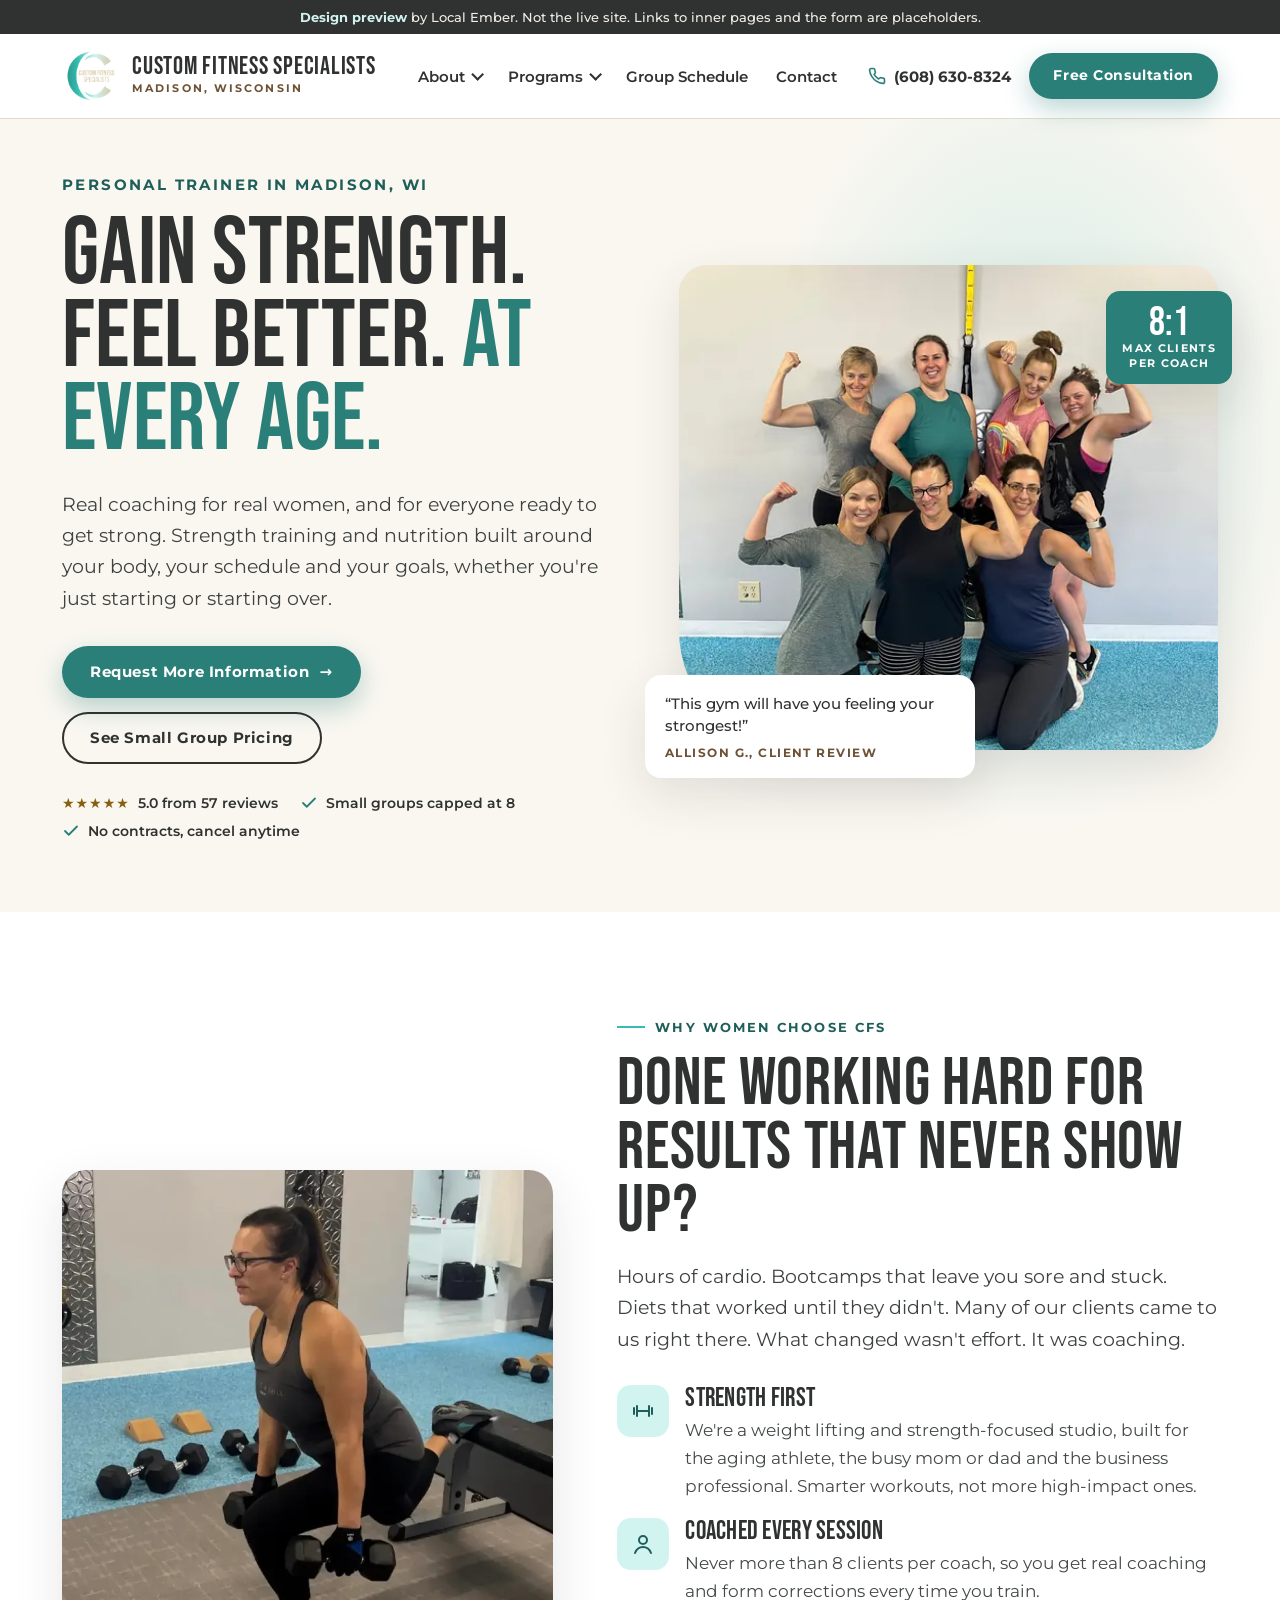
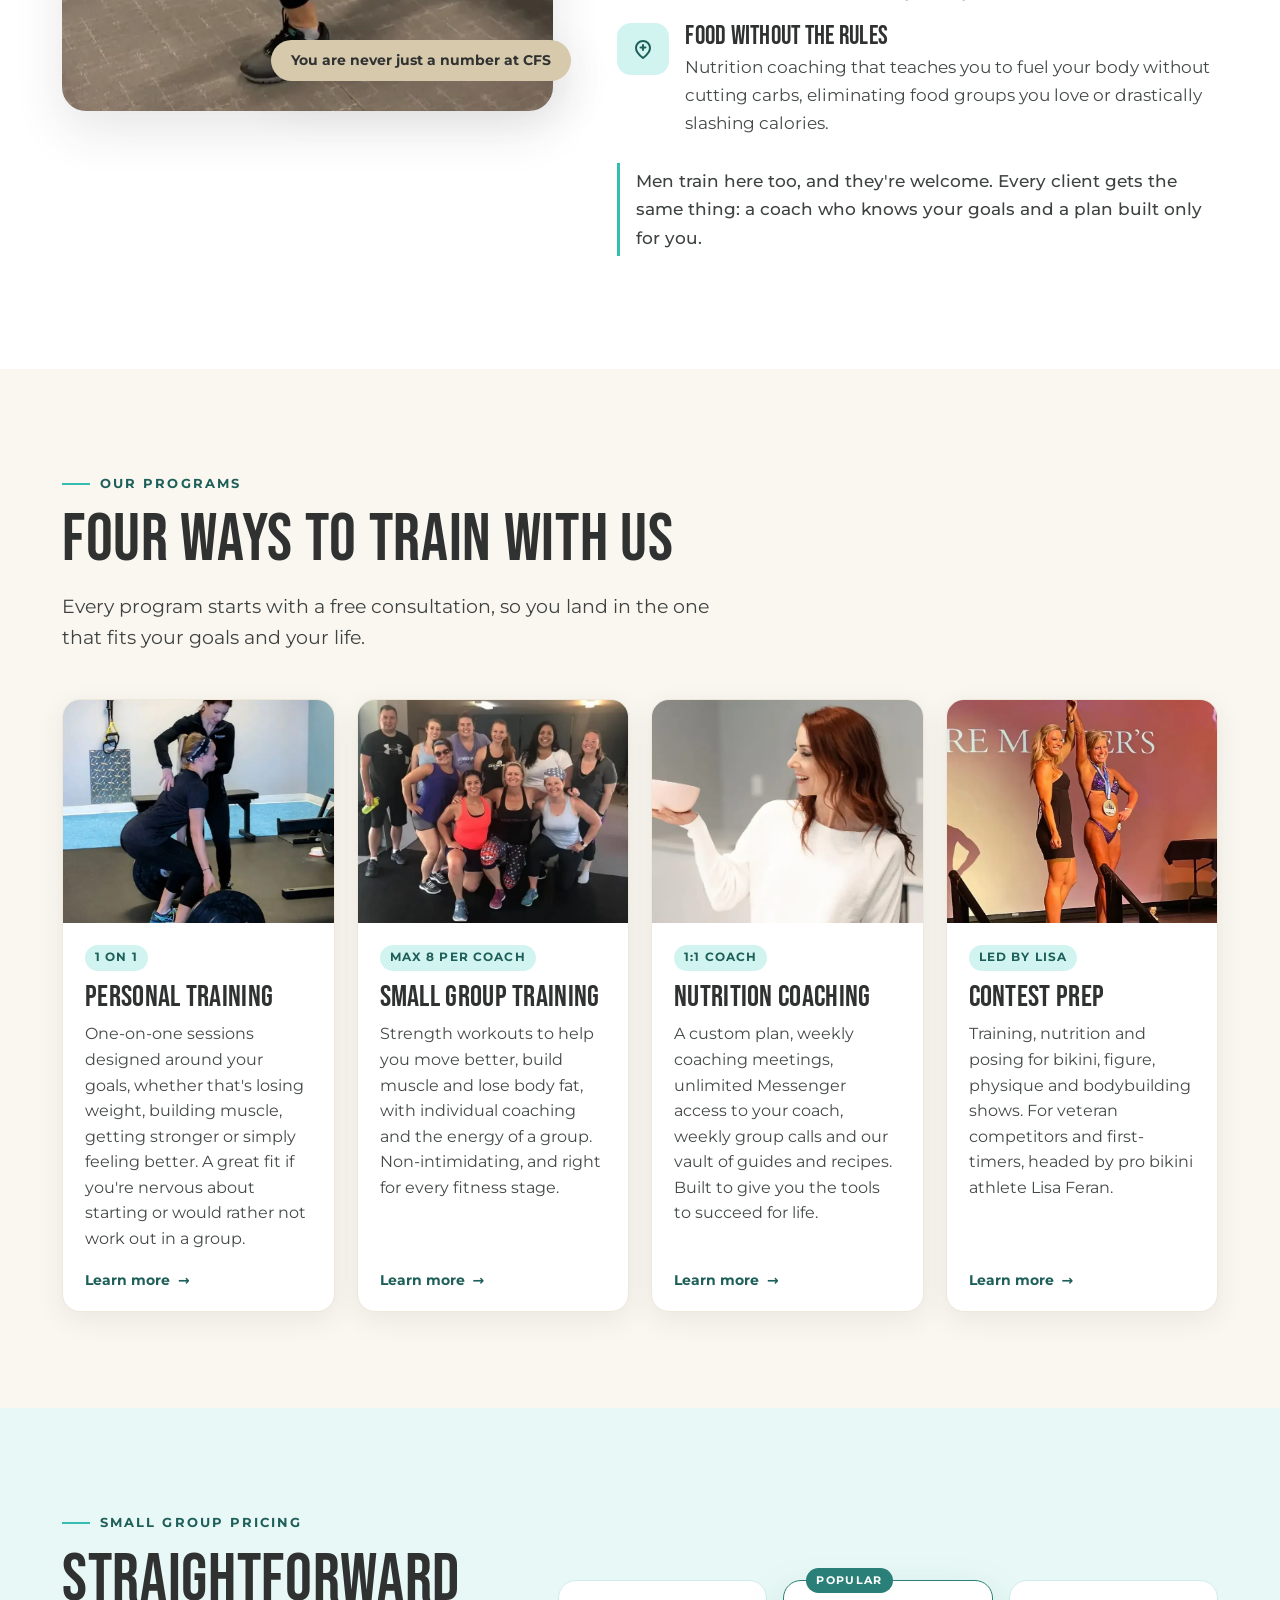
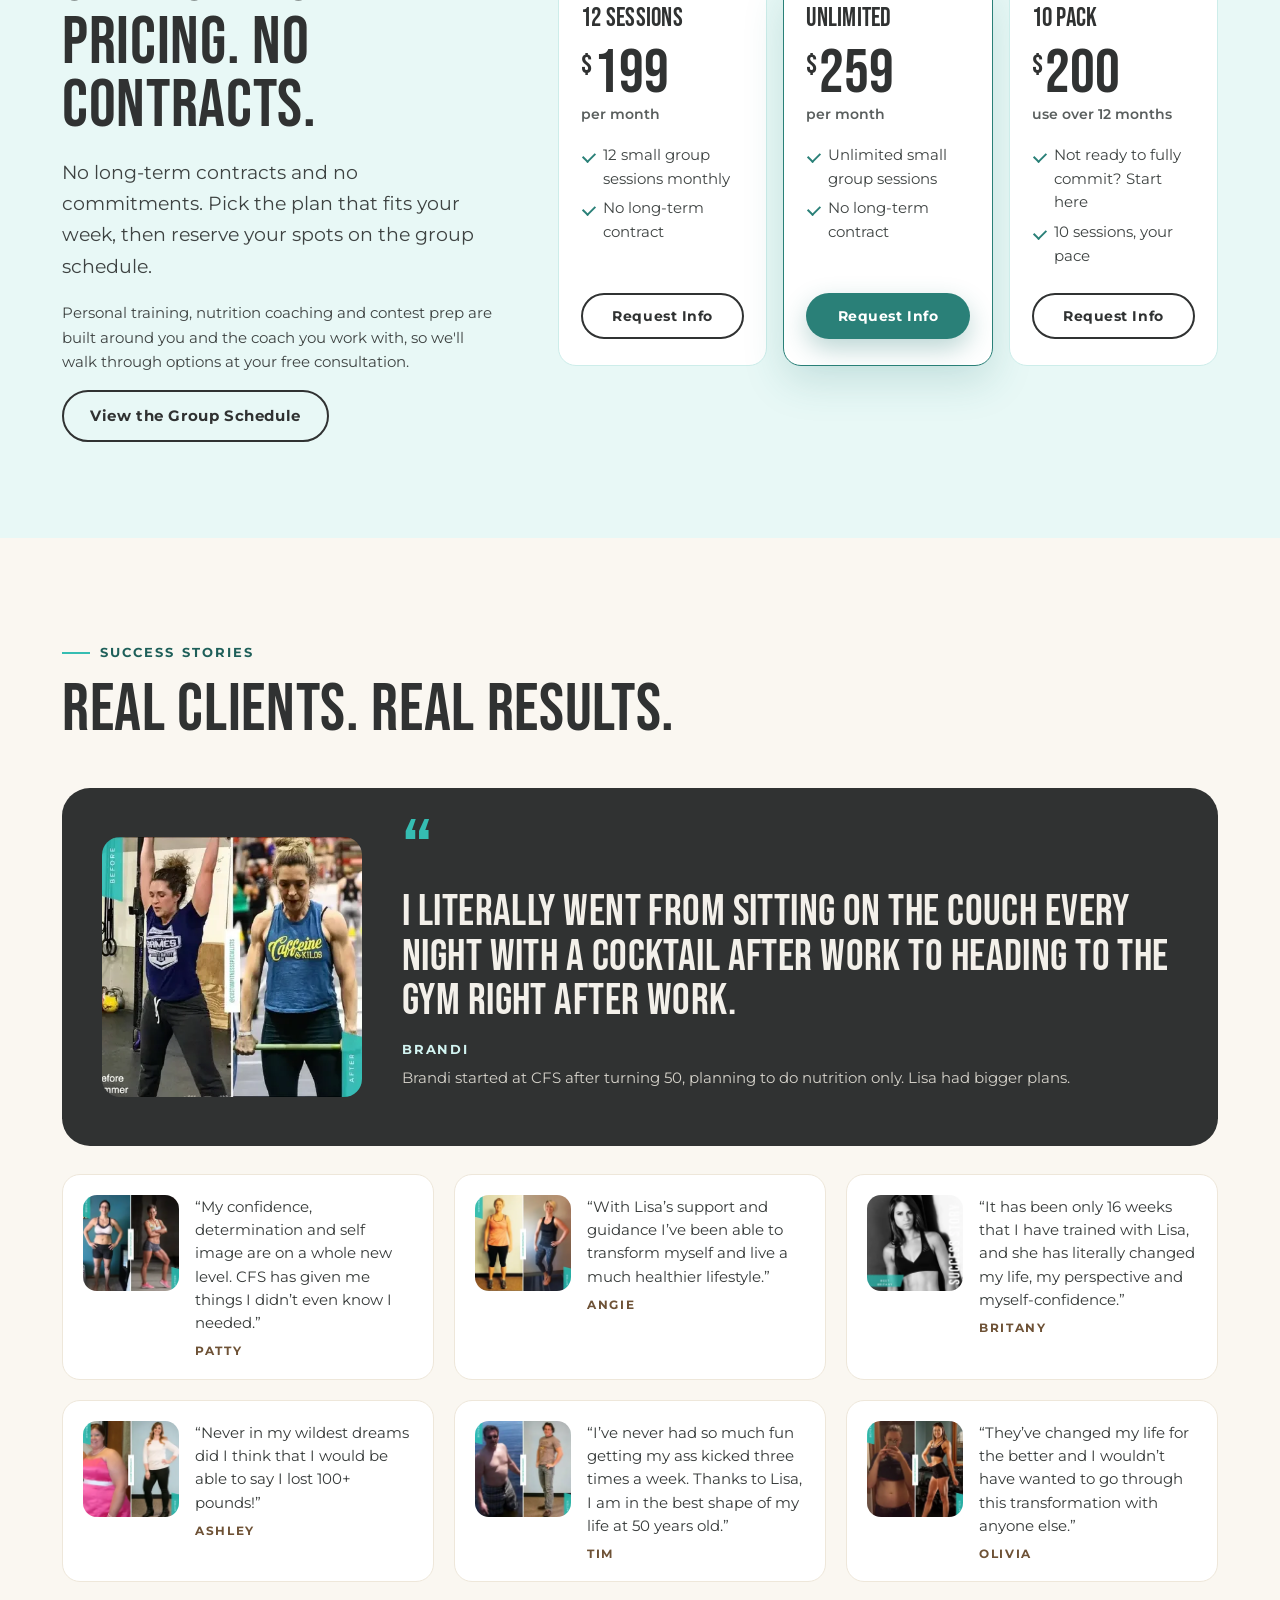
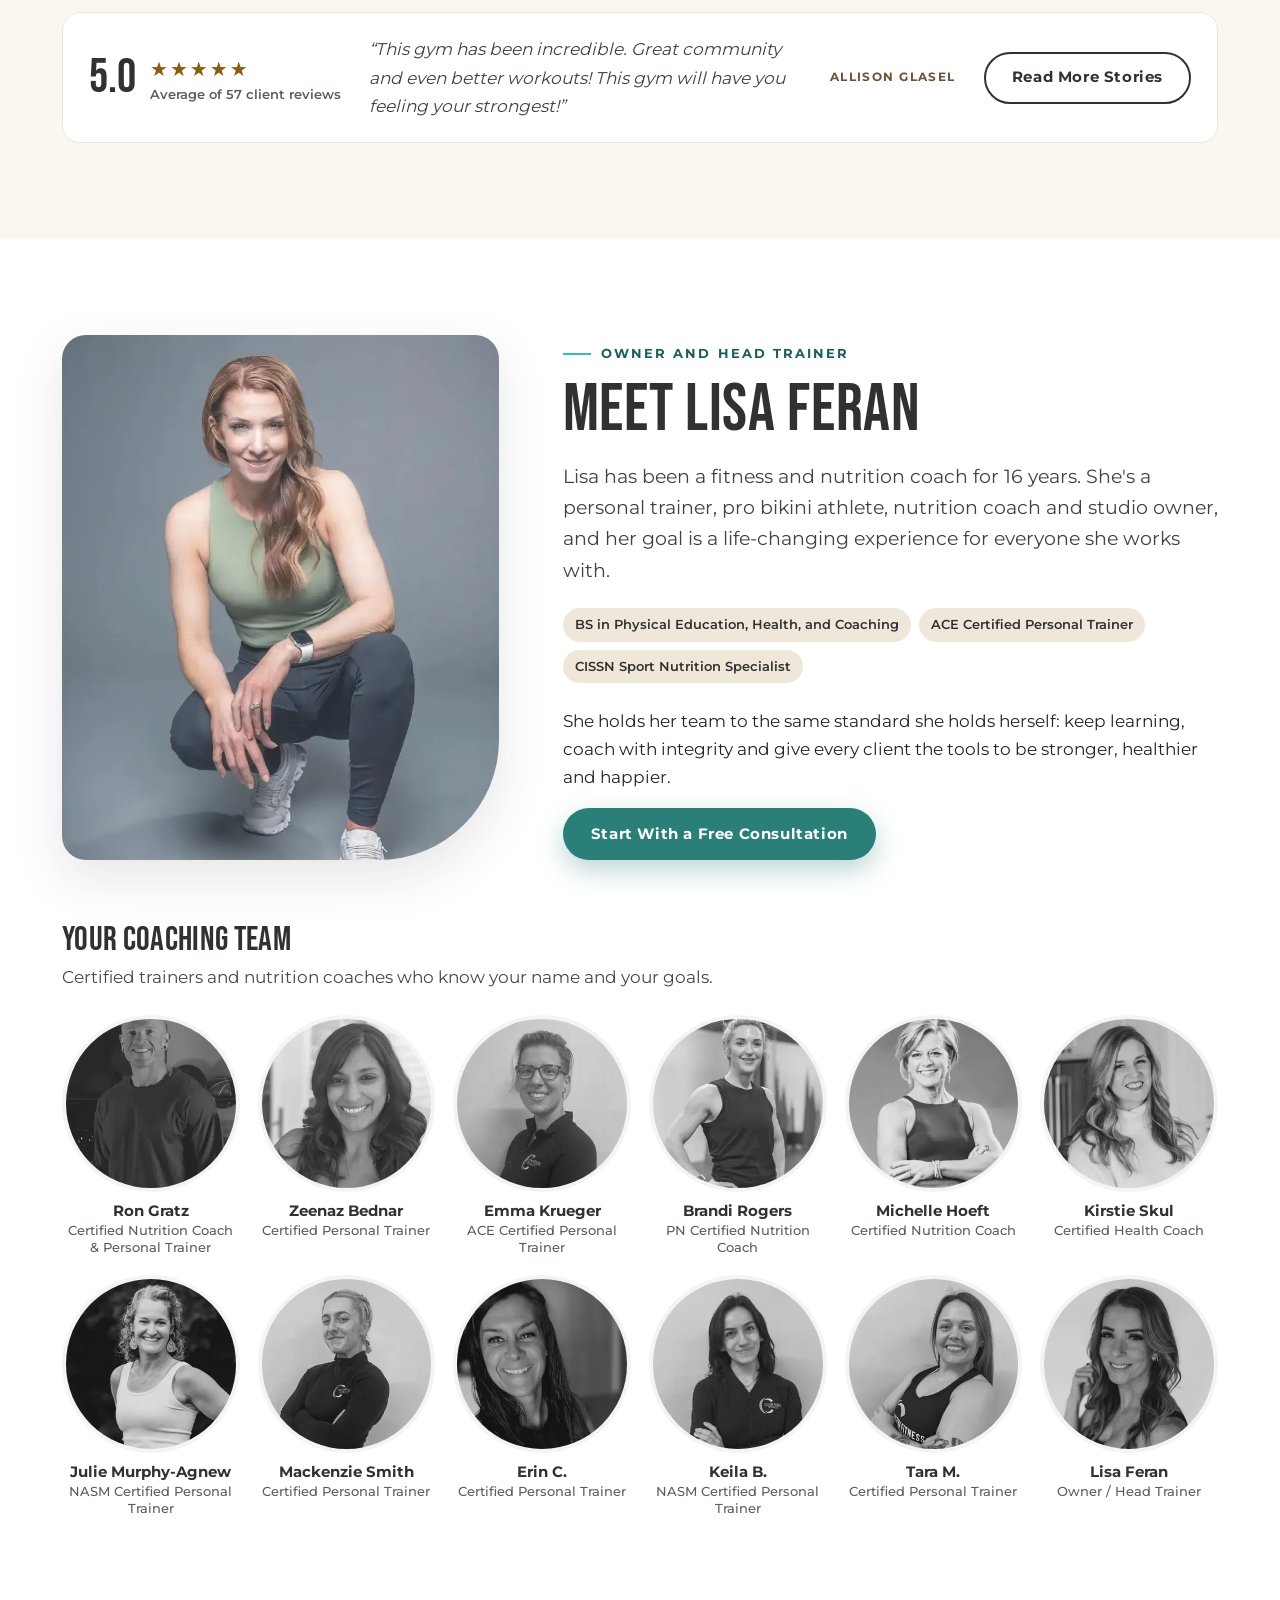
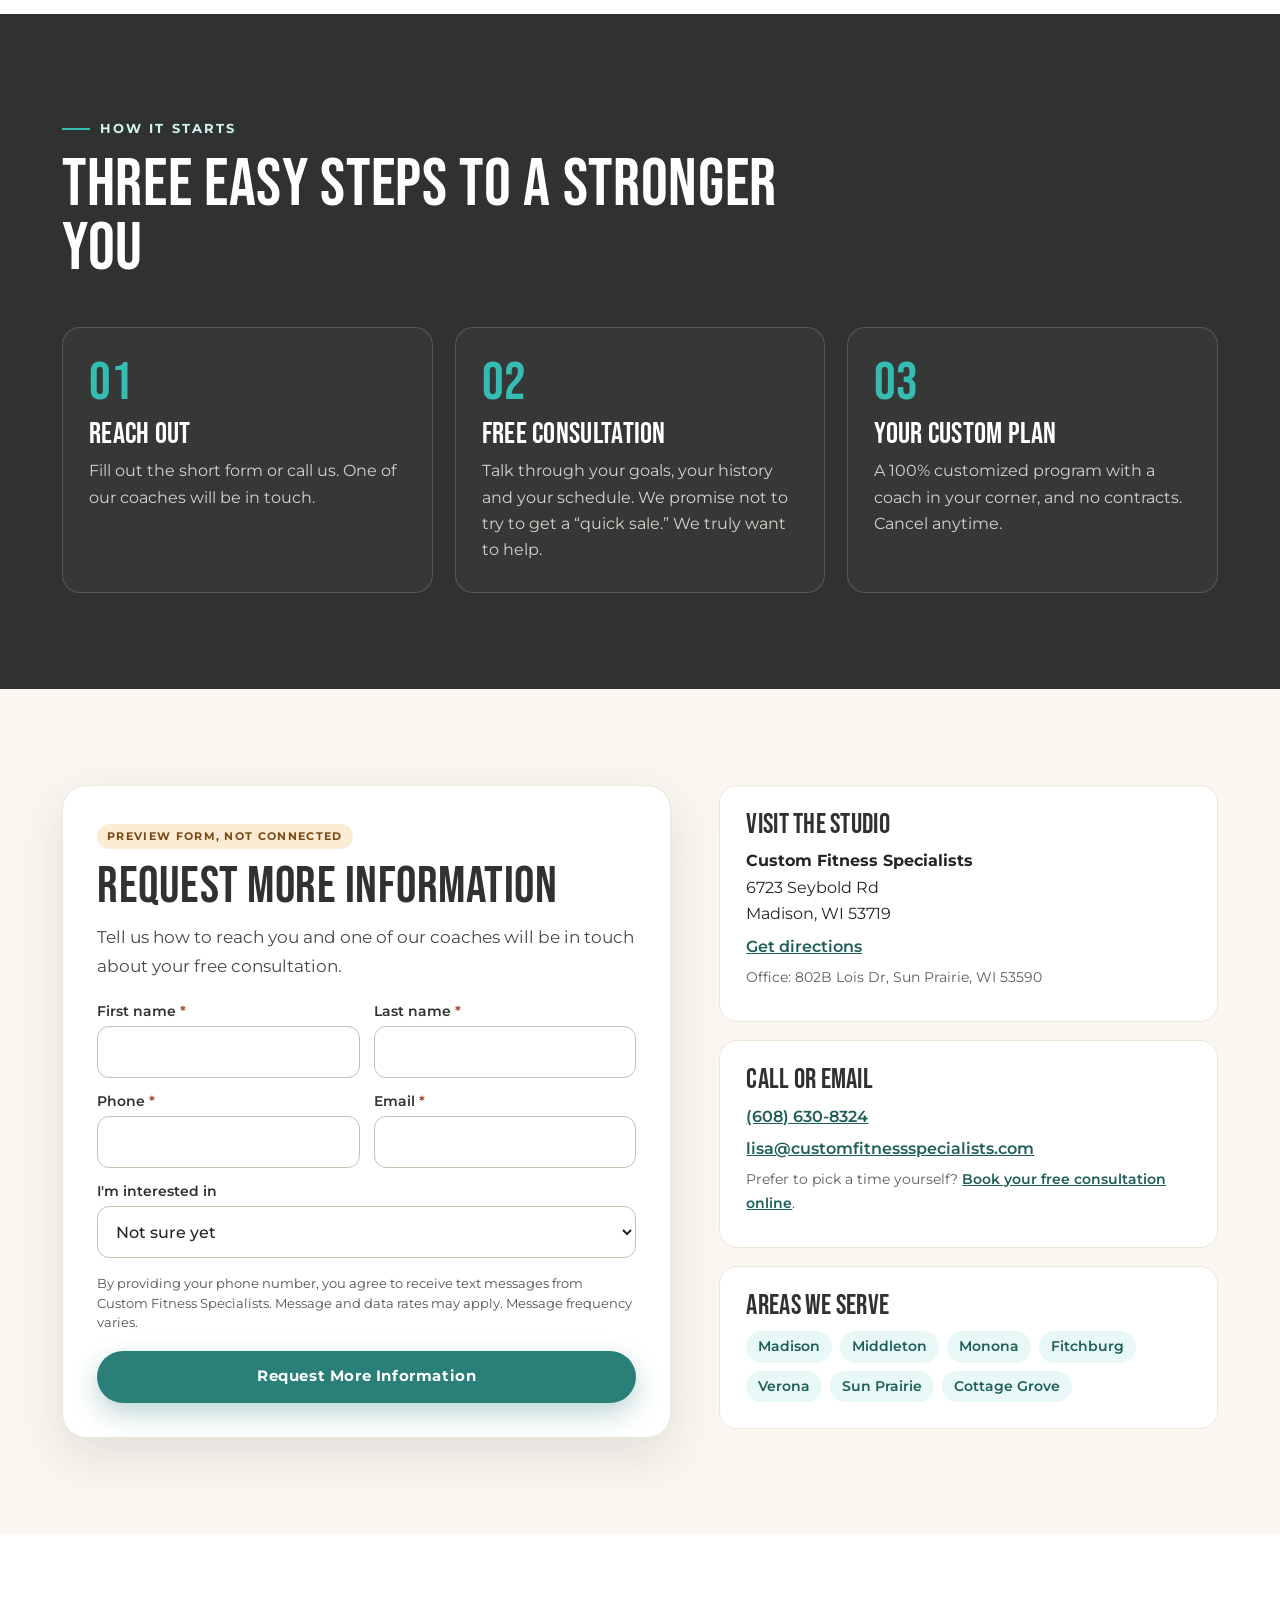
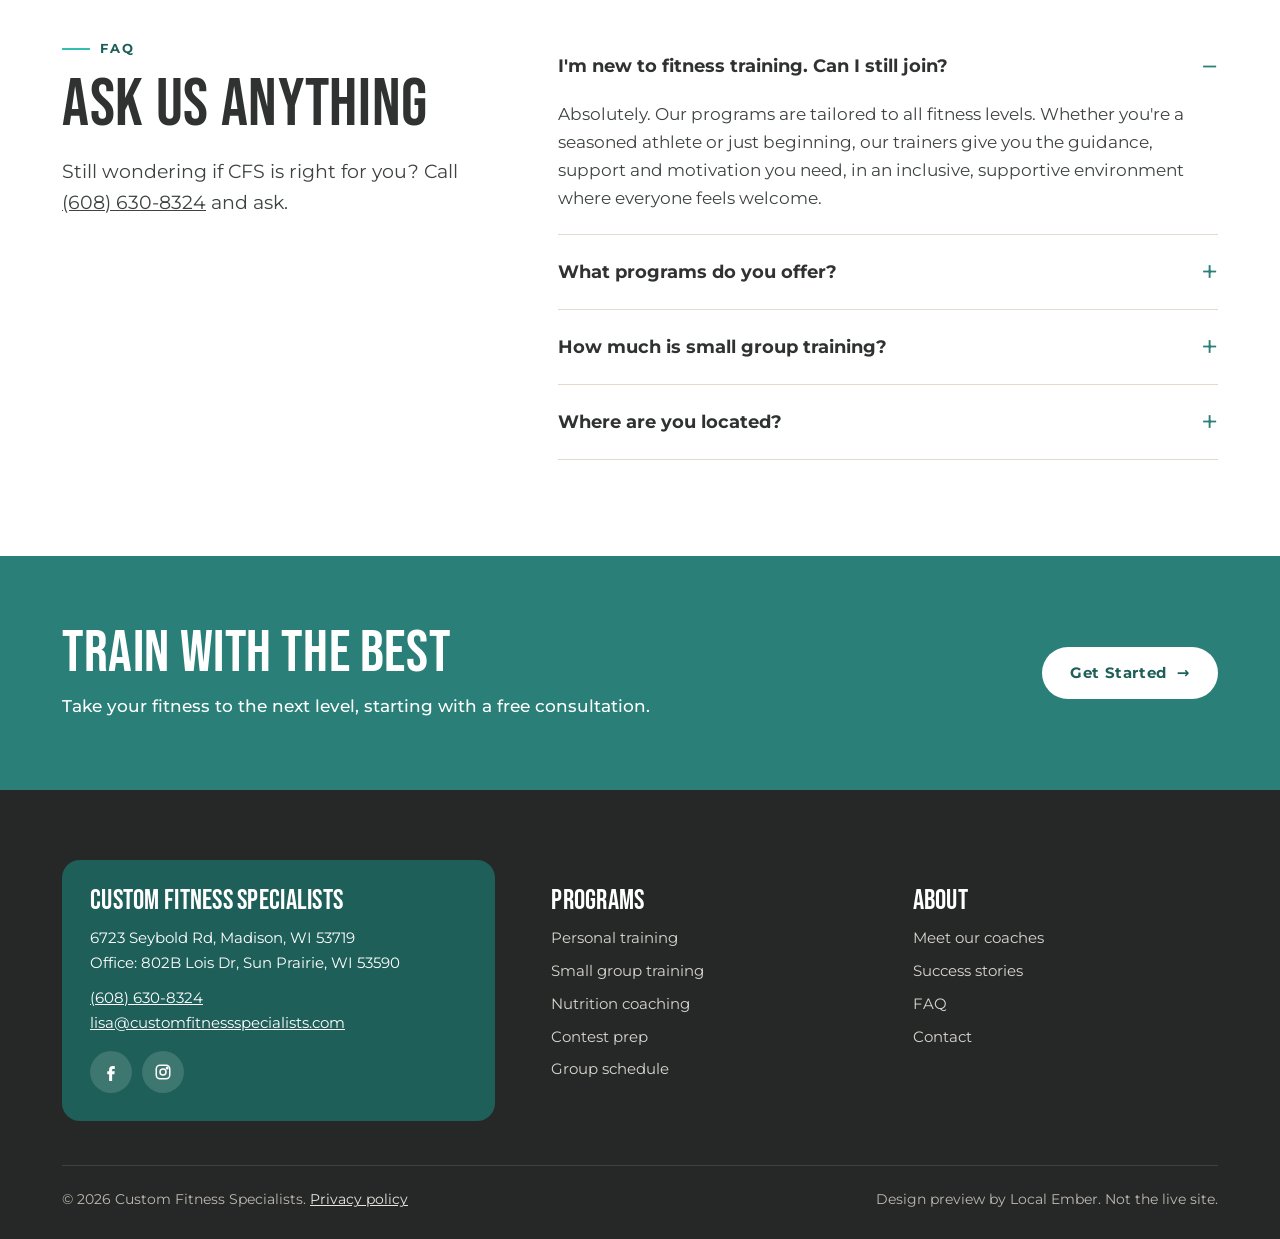
<file: index.html>
<!DOCTYPE html>
<html lang="en">
<head>
<meta charset="utf-8">
<meta name="viewport" content="width=device-width, initial-scale=1">
<meta name="robots" content="noindex, nofollow">
<title>Personal Trainer in Madison, WI | Custom Fitness Specialists</title>
<meta name="description" content="Personal training, small group strength training capped at 8, and 1:1 nutrition coaching in Madison, WI. Real coaching for women at every age, and everyone ready to get strong. Free consultation.">
<link rel="icon" href="assets/cfs-logo-176.png">
<link rel="preload" href="fonts/bebas-neue-400.woff2" as="font" type="font/woff2" crossorigin>
<link rel="preload" href="fonts/montserrat-var.woff2" as="font" type="font/woff2" crossorigin>
<link rel="stylesheet" href="fonts/fonts.css">
<link rel="stylesheet" href="shared/site.css">
<script type="application/ld+json">
{"@context":"https://schema.org","@type":"ExerciseGym","name":"Custom Fitness Specialists","url":"https://customfitnessspecialists.com/","telephone":"+1-608-630-8324","email":"lisa@customfitnessspecialists.com","image":"https://localember.github.io/custom-fitness-review/assets/hero-group-1100.webp","logo":"https://localember.github.io/custom-fitness-review/assets/cfs-logo.png","address":{"@type":"PostalAddress","streetAddress":"6723 Seybold Rd","addressLocality":"Madison","addressRegion":"WI","postalCode":"53719","addressCountry":"US"},"founder":{"@type":"Person","name":"Lisa Feran"},"areaServed":["Madison","Middleton","Monona","Fitchburg","Verona","Sun Prairie","Cottage Grove"],"sameAs":["https://www.facebook.com/customfitnesss/","https://www.instagram.com/customfitnessspecialists/"]}
</script>
</head>
<body>
<div class="pv-bar"><strong>Design preview</strong> by Local Ember. Not the live site. Links to inner pages and the form are placeholders.</div>

<header class="site">
  <div class="wrap">
    <a class="brand" href="#top" aria-label="Custom Fitness Specialists home">
      <img src="assets/cfs-logo-176.png" width="58" height="58" alt="">
      <span><b>Custom Fitness Specialists</b><small>Madison, Wisconsin</small></span>
    </a>
    <nav class="main" data-nav aria-label="Main">
      <ul>
        <li class="has-sub"><a class="top" href="#coaches">About</a>
          <ul class="sub">
            <li><a href="#coaches">Meet Our Coaches</a></li>
            <li><a href="testimonials/">Success Stories</a></li>
            <li><a href="#faq">FAQ</a></li>
          </ul>
        </li>
        <li class="has-sub"><a class="top" href="#programs">Programs</a>
          <ul class="sub">
            <li><a href="#programs">Personal Training</a></li>
            <li><a href="#programs">Small Group Training</a></li>
            <li><a href="#programs">Nutrition Coaching</a></li>
            <li><a href="#programs">Contest Prep</a></li>
          </ul>
        </li>
        <li><a class="top" href="#pricing">Group Schedule</a></li>
        <li><a class="top" href="#visit">Contact</a></li>
      </ul>
      <a class="nav-phone" href="tel:+16086308324" aria-label="Call (608) 630-8324"><svg viewBox="0 0 24 24" fill="none" stroke="currentColor" stroke-width="2.2" stroke-linecap="round" stroke-linejoin="round" aria-hidden="true"><path d="M22 16.9v3a2 2 0 0 1-2.2 2 19.8 19.8 0 0 1-8.6-3.1 19.5 19.5 0 0 1-6-6 19.8 19.8 0 0 1-3.1-8.7A2 2 0 0 1 4.1 2h3a2 2 0 0 1 2 1.7c.1.9.3 1.8.6 2.6a2 2 0 0 1-.4 2.1L8.1 9.9a16 16 0 0 0 6 6l1.5-1.2a2 2 0 0 1 2.1-.4c.8.3 1.7.5 2.6.6a2 2 0 0 1 1.7 2z"/></svg><span class="num">(608) 630-8324</span></a>
      <a class="btn btn-primary nav-cta" href="#consult">Free Consultation</a>
    </nav>
    <button class="menu-btn" type="button" data-menu-btn aria-expanded="false" aria-label="Open menu"><span></span><span></span><span></span></button>
  </div>
</header>

<main id="top">
<section class="hero">
  <div class="wrap">
    <div class="hero-copy">
      <h1><span class="h1-kicker">Personal Trainer in Madison, WI</span><span class="h1-big">Gain strength. Feel better. <em>At every age.</em></span></h1>
      <p class="lead">Real coaching for real women, and for everyone ready to get strong. Strength training and nutrition built around your body, your schedule and your goals, whether you're just starting or starting over.</p>
      <div class="hero-ctas" data-hero-ctas>
        <a class="btn btn-primary" href="#consult">Request More Information <span class="arrow" aria-hidden="true"></span></a>
        <a class="btn btn-line" href="#pricing">See Small Group Pricing</a>
      </div>
      <ul class="trust">
        <li><span class="stars" aria-hidden="true">&#9733;&#9733;&#9733;&#9733;&#9733;</span> 5.0 from 57 reviews</li>
        <li><svg viewBox="0 0 24 24" fill="none" stroke="currentColor" stroke-width="2.4" stroke-linecap="round" stroke-linejoin="round" aria-hidden="true"><path d="M20 6 9 17l-5-5"/></svg> Small groups capped at 8</li>
        <li><svg viewBox="0 0 24 24" fill="none" stroke="currentColor" stroke-width="2.4" stroke-linecap="round" stroke-linejoin="round" aria-hidden="true"><path d="M20 6 9 17l-5-5"/></svg> No contracts, cancel anytime</li>
      </ul>
    </div>
    <div class="hero-media">
      <div class="frame"><img src="assets/hero-group-1100.webp" srcset="assets/hero-group-700.webp 700w, assets/hero-group-1100.webp 1100w, assets/hero-group-1800.webp 1800w" sizes="(max-width:1080px) 92vw, 46vw" width="1100" height="745" alt="A group of Custom Fitness Specialists clients flexing together in the Madison studio" fetchpriority="high"></div>
      <div class="hero-badge"><b>8:1</b><span>Max clients<br>per coach</span></div>
      <figure class="hero-quote" style="margin:0"><q>This gym will have you feeling your strongest!</q><cite>Allison G., client review</cite></figure>
    </div>
  </div>
</section>

<section class="sec why" id="why">
  <div class="wrap">
    <div class="why-media reveal">
      <img src="assets/pt-squat.webp" width="800" height="826" alt="A client doing a dumbbell split squat in the studio" loading="lazy">
      <span class="tag">You are never just a number at CFS</span>
    </div>
    <div class="reveal">
      <p class="eyebrow">Why women choose CFS</p>
      <h2>Done working hard for results that never show up?</h2>
      <p class="lead" style="margin-top:18px">Hours of cardio. Bootcamps that leave you sore and stuck. Diets that worked until they didn't. Many of our clients came to us right there. What changed wasn't effort. It was coaching.</p>
      <div class="points">
        <div class="point"><i><svg viewBox="0 0 24 24" fill="none" stroke="currentColor" stroke-width="2" stroke-linecap="round" stroke-linejoin="round" aria-hidden="true"><path d="M6 7v10M18 7v10M3 9v6M21 9v6M6 12h12"/></svg></i><div><h3>Strength first</h3><p>We're a weight lifting and strength-focused studio, built for the aging athlete, the busy mom or dad and the business professional. Smarter workouts, not more high-impact ones.</p></div></div>
        <div class="point"><i><svg viewBox="0 0 24 24" fill="none" stroke="currentColor" stroke-width="2" stroke-linecap="round" stroke-linejoin="round" aria-hidden="true"><circle cx="12" cy="8" r="4"/><path d="M4 21c1.5-4 4.5-6 8-6s6.5 2 8 6"/></svg></i><div><h3>Coached every session</h3><p>Never more than 8 clients per coach, so you get real coaching and form corrections every time you train.</p></div></div>
        <div class="point"><i><svg viewBox="0 0 24 24" fill="none" stroke="currentColor" stroke-width="2" stroke-linecap="round" stroke-linejoin="round" aria-hidden="true"><path d="M12 21c-4-3-7-6.5-7-10a7 7 0 0 1 14 0c0 3.5-3 7-7 10z"/><path d="M12 8v5M9.5 10.5h5"/></svg></i><div><h3>Food without the rules</h3><p>Nutrition coaching that teaches you to fuel your body without cutting carbs, eliminating food groups you love or drastically slashing calories.</p></div></div>
      </div>
      <p class="note-all">Men train here too, and they're welcome. Every client gets the same thing: a coach who knows your goals and a plan built only for you.</p>
    </div>
  </div>
</section>

<section class="sec programs" id="programs">
  <div class="wrap">
    <div class="sec-head reveal">
      <p class="eyebrow">Our programs</p>
      <h2>Four ways to train with us</h2>
      <p class="lead">Every program starts with a free consultation, so you land in the one that fits your goals and your life.</p>
    </div>
    <div class="grid">
      <article class="card reveal">
        <div class="ph"><img src="assets/lisa-coaching.webp" width="800" height="729" alt="Lisa coaching a client through a deadlift" loading="lazy"></div>
        <div class="bd"><span class="chip">1 on 1</span><h3>Personal Training</h3><p>One-on-one sessions designed around your goals, whether that's losing weight, building muscle, getting stronger or simply feeling better. A great fit if you're nervous about starting or would rather not work out in a group.</p><a class="more" href="#">Learn more <span class="arrow" aria-hidden="true"></span></a></div>
      </article>
      <article class="card reveal">
        <div class="ph"><img src="assets/small-group.webp" width="720" height="667" alt="A small group training class posing together in the studio" loading="lazy"></div>
        <div class="bd"><span class="chip">Max 8 per coach</span><h3>Small Group Training</h3><p>Strength workouts to help you move better, build muscle and lose body fat, with individual coaching and the energy of a group. Non-intimidating, and right for every fitness stage.</p><a class="more" href="#">Learn more <span class="arrow" aria-hidden="true"></span></a></div>
      </article>
      <article class="card reveal">
        <div class="ph"><img src="assets/nutrition.webp" width="800" height="533" alt="A Custom Fitness Specialists nutrition coach holding a healthy bowl" loading="lazy"></div>
        <div class="bd"><span class="chip">1:1 coach</span><h3>Nutrition Coaching</h3><p>A custom plan, weekly coaching meetings, unlimited Messenger access to your coach, weekly group calls and our vault of guides and recipes. Built to give you the tools to succeed for life.</p><a class="more" href="#">Learn more <span class="arrow" aria-hidden="true"></span></a></div>
      </article>
      <article class="card reveal">
        <div class="ph"><img src="assets/contest-prep.webp" width="800" height="800" alt="Custom Fitness Specialists competitors on stage" loading="lazy" style="object-position:50% 30%"></div>
        <div class="bd"><span class="chip">Led by Lisa</span><h3>Contest Prep</h3><p>Training, nutrition and posing for bikini, figure, physique and bodybuilding shows. For veteran competitors and first-timers, headed by pro bikini athlete Lisa Feran.</p><a class="more" href="#">Learn more <span class="arrow" aria-hidden="true"></span></a></div>
      </article>
    </div>
  </div>
</section>

<section class="sec pricing" id="pricing">
  <div class="wrap">
    <div class="reveal">
      <p class="eyebrow">Small group pricing</p>
      <h2>Straightforward pricing. No contracts.</h2>
      <p class="lead" style="margin-top:18px">No long-term contracts and no commitments. Pick the plan that fits your week, then reserve your spots on the group schedule.</p>
      <p class="price-note">Personal training, nutrition coaching and contest prep are built around you and the coach you work with, so we'll walk through options at your free consultation.</p>
      <a class="btn btn-line" href="#">View the Group Schedule</a>
    </div>
    <div class="tiers reveal">
      <div class="tier">
        <h3>12 Sessions</h3>
        <div class="price"><sup>$</sup>199</div><div class="per">per month</div>
        <ul><li>12 small group sessions monthly</li><li>No long-term contract</li></ul>
        <a class="btn btn-line" href="#consult">Request Info</a>
      </div>
      <div class="tier pop">
        <span class="pop-tag">Popular</span>
        <h3>Unlimited</h3>
        <div class="price"><sup>$</sup>259</div><div class="per">per month</div>
        <ul><li>Unlimited small group sessions</li><li>No long-term contract</li></ul>
        <a class="btn btn-primary" href="#consult">Request Info</a>
      </div>
      <div class="tier">
        <h3>10 Pack</h3>
        <div class="price"><sup>$</sup>200</div><div class="per">use over 12 months</div>
        <ul><li>Not ready to fully commit? Start here</li><li>10 sessions, your pace</li></ul>
        <a class="btn btn-line" href="#consult">Request Info</a>
      </div>
    </div>
  </div>
</section>

<section class="sec stories" id="stories">
  <div class="wrap">
    <div class="sec-head reveal">
      <p class="eyebrow">Success stories</p>
      <h2>Real clients. Real results.</h2>
    </div>
    <div class="feature-story reveal">
      <img src="assets/story-brandi.webp" width="400" height="400" alt="Brandi's before and after results photos" loading="lazy">
      <div>
        <blockquote>I literally went from sitting on the couch every night with a cocktail after work to heading to the gym right after work.</blockquote>
        <div class="who">Brandi</div>
        <p class="ctx">Brandi started at CFS after turning 50, planning to do nutrition only. Lisa had bigger plans.</p>
      </div>
    </div>
    <div class="story-grid">
      <figure class="story reveal" style="margin:0"><img src="assets/story-patty.webp" width="400" height="400" alt="Patty's results photos" loading="lazy"><figcaption><q>My confidence, determination and self image are on a whole new level. CFS has given me things I didn’t even know I needed.</q><cite>Patty</cite></figcaption></figure>
      <figure class="story reveal" style="margin:0"><img src="assets/story-angie.webp" width="400" height="400" alt="Angie's results photos" loading="lazy"><figcaption><q>With Lisa’s support and guidance I’ve been able to transform myself and live a much healthier lifestyle.</q><cite>Angie</cite></figcaption></figure>
      <figure class="story reveal" style="margin:0"><img src="assets/story-britany.webp" width="400" height="400" alt="Britany's results photo" loading="lazy"><figcaption><q>It has been only 16 weeks that I have trained with Lisa, and she has literally changed my life, my perspective and myself-confidence.</q><cite>Britany</cite></figcaption></figure>
      <figure class="story reveal" style="margin:0"><img src="assets/story-ashley.webp" width="400" height="400" alt="Ashley's before and after results photos" loading="lazy"><figcaption><q>Never in my wildest dreams did I think that I would be able to say I lost 100+ pounds!</q><cite>Ashley</cite></figcaption></figure>
      <figure class="story reveal" style="margin:0"><img src="assets/story-tim.webp" width="400" height="400" alt="Tim's before and after results photos" loading="lazy"><figcaption><q>I’ve never had so much fun getting my ass kicked three times a week. Thanks to Lisa, I am in the best shape of my life at 50 years old.</q><cite>Tim</cite></figcaption></figure>
      <figure class="story reveal" style="margin:0"><img src="assets/story-olivia.webp" width="400" height="400" alt="Olivia's before and after results photos" loading="lazy"><figcaption><q>They’ve changed my life for the better and I wouldn’t have wanted to go through this transformation with anyone else.</q><cite>Olivia</cite></figcaption></figure>
    </div>
    <div class="rating-row reveal">
      <div class="score"><b>5.0</b><div><span class="stars" aria-hidden="true">&#9733;&#9733;&#9733;&#9733;&#9733;</span><small>Average of 57 client reviews</small></div></div>
      <q>This gym has been incredible. Great community and even better workouts! This gym will have you feeling your strongest!</q><span>Allison Glasel</span>
      <a class="btn btn-line" href="testimonials/">Read More Stories</a>
    </div>
  </div>
</section>

<section class="sec lisa" id="coaches">
  <div class="wrap">
    <div class="lisa-photo reveal"><img src="assets/lisa-portrait.webp" width="800" height="1067" alt="Lisa Feran, owner and head trainer of Custom Fitness Specialists" loading="lazy"></div>
    <div class="reveal">
      <p class="eyebrow">Owner and head trainer</p>
      <h2>Meet Lisa Feran</h2>
      <p class="lead" style="margin-top:18px">Lisa has been a fitness and nutrition coach for 16 years. She's a personal trainer, pro bikini athlete, nutrition coach and studio owner, and her goal is a life-changing experience for everyone she works with.</p>
      <ul class="creds">
        <li>BS in Physical Education, Health, and Coaching</li>
        <li>ACE Certified Personal Trainer</li>
        <li>CISSN Sport Nutrition Specialist</li>
      </ul>
      <p>She holds her team to the same standard she holds herself: keep learning, coach with integrity and give every client the tools to be stronger, healthier and happier.</p>
      <a class="btn btn-primary" href="#consult">Start With a Free Consultation</a>
    </div>
  </div>
  <div class="wrap coaches reveal">
    <h3>Your coaching team</h3>
    <p style="color:#444948;margin:0">Certified trainers and nutrition coaches who know your name and your goals.</p>
    <div class="coach-row">
      <div class="coach"><img src="assets/coach-ron.webp" width="300" height="300" alt="Ron Gratz" loading="lazy"><b>Ron Gratz</b><span>Certified Nutrition Coach &amp; Personal Trainer</span></div>
      <div class="coach"><img src="assets/coach-zeenaz.webp" width="300" height="300" alt="Zeenaz Bednar" loading="lazy"><b>Zeenaz Bednar</b><span>Certified Personal Trainer</span></div>
      <div class="coach"><img src="assets/coach-emma.webp" width="300" height="300" alt="Emma Krueger" loading="lazy"><b>Emma Krueger</b><span>ACE Certified Personal Trainer</span></div>
      <div class="coach"><img src="assets/coach-brandi.webp" width="300" height="300" alt="Brandi Rogers" loading="lazy"><b>Brandi Rogers</b><span>PN Certified Nutrition Coach</span></div>
      <div class="coach"><img src="assets/coach-michelle.webp" width="300" height="300" alt="Michelle Hoeft" loading="lazy"><b>Michelle Hoeft</b><span>Certified Nutrition Coach</span></div>
      <div class="coach"><img src="assets/coach-kirstie.webp" width="300" height="300" alt="Kirstie Skul" loading="lazy"><b>Kirstie Skul</b><span>Certified Health Coach</span></div>
      <div class="coach"><img src="assets/coach-julie.webp" width="300" height="300" alt="Julie Murphy-Agnew" loading="lazy"><b>Julie Murphy-Agnew</b><span>NASM Certified Personal Trainer</span></div>
      <div class="coach"><img src="assets/coach-macke.webp" width="300" height="300" alt="Mackenzie Smith" loading="lazy"><b>Mackenzie Smith</b><span>Certified Personal Trainer</span></div>
      <div class="coach"><img src="assets/coach-erin.webp" width="300" height="300" alt="Erin C." loading="lazy"><b>Erin C.</b><span>Certified Personal Trainer</span></div>
      <div class="coach"><img src="assets/coach-keila.webp" width="300" height="300" alt="Keila B." loading="lazy"><b>Keila B.</b><span>NASM Certified Personal Trainer</span></div>
      <div class="coach"><img src="assets/coach-tara.webp" width="300" height="300" alt="Tara M." loading="lazy"><b>Tara M.</b><span>Certified Personal Trainer</span></div>
      <div class="coach"><img src="assets/coach-lisa.webp" width="300" height="300" alt="Lisa Feran" loading="lazy"><b>Lisa Feran</b><span>Owner / Head Trainer</span></div>
    </div>
  </div>
</section>

<section class="sec steps">
  <div class="wrap">
    <div class="sec-head reveal">
      <p class="eyebrow">How it starts</p>
      <h2>Three easy steps to a stronger you</h2>
    </div>
    <div class="step-grid">
      <div class="step reveal"><h3>Reach out</h3><p>Fill out the short form or call us. One of our coaches will be in touch.</p></div>
      <div class="step reveal"><h3>Free consultation</h3><p>Talk through your goals, your history and your schedule. We promise not to try to get a “quick sale.” We truly want to help.</p></div>
      <div class="step reveal"><h3>Your custom plan</h3><p>A 100% customized program with a coach in your corner, and no contracts. Cancel anytime.</p></div>
    </div>
  </div>
</section>

<section class="sec consult" id="consult">
  <div class="wrap">
    <form class="p-form reveal" data-preview-form novalidate>
      <span class="form-flag">Preview form, not connected</span>
      <h2>Request more information</h2>
      <p class="sub">Tell us how to reach you and one of our coaches will be in touch about your free consultation.</p>
      <div class="f-grid">
        <div><label for="f-first">First name <span class="req">*</span></label><input id="f-first" name="first_name" autocomplete="given-name" required></div>
        <div><label for="f-last">Last name <span class="req">*</span></label><input id="f-last" name="last_name" autocomplete="family-name" required></div>
        <div><label for="f-phone">Phone <span class="req">*</span></label><input id="f-phone" name="phone" type="tel" autocomplete="tel" inputmode="tel" required></div>
        <div><label for="f-email">Email <span class="req">*</span></label><input id="f-email" name="email" type="email" autocomplete="email" required></div>
        <div class="full"><label for="f-prog">I'm interested in</label>
          <select id="f-prog" name="program"><option value="">Not sure yet</option><option>Personal Training</option><option>Small Group Training</option><option>Nutrition Coaching</option><option>Contest Prep</option></select></div>
      </div>
      <p class="consent">By providing your phone number, you agree to receive text messages from Custom Fitness Specialists. Message and data rates may apply. Message frequency varies.</p>
      <button class="btn btn-primary" type="submit">Request More Information</button>
      <p class="form-note" data-form-note hidden tabindex="-1">Design preview. This form isn't connected yet, so nothing was sent.</p>
    </form>
    <div class="visit reveal" id="visit">
      <div class="box">
        <h3>Visit the studio</h3>
        <p><strong>Custom Fitness Specialists</strong><br>6723 Seybold Rd<br>Madison, WI 53719</p>
        <p><a href="https://goo.gl/maps/tY7fk7usAozUa3Zv9" rel="noopener" target="_blank">Get directions</a></p>
        <p class="small">Office: 802B Lois Dr, Sun Prairie, WI 53590</p>
      </div>
      <div class="box">
        <h3>Call or email</h3>
        <p><a href="tel:+16086308324">(608) 630-8324</a></p>
        <p><a href="mailto:lisa@customfitnessspecialists.com">lisa@customfitnessspecialists.com</a></p>
        <p class="small">Prefer to pick a time yourself? <a href="https://customfitnessspecialists.com/free-consultation/" rel="noopener" target="_blank">Book your free consultation online</a>.</p>
      </div>
      <div class="box">
        <h3>Areas we serve</h3>
        <ul class="areas"><li>Madison</li><li>Middleton</li><li>Monona</li><li>Fitchburg</li><li>Verona</li><li>Sun Prairie</li><li>Cottage Grove</li></ul>
      </div>
    </div>
  </div>
</section>

<section class="sec faq" id="faq">
  <div class="wrap">
    <div class="reveal">
      <p class="eyebrow">FAQ</p>
      <h2>Ask us anything</h2>
      <p class="lead" style="margin-top:18px">Still wondering if CFS is right for you? Call <a href="tel:+16086308324">(608) 630-8324</a> and ask.</p>
    </div>
    <div class="reveal">
      <details open><summary>I'm new to fitness training. Can I still join?</summary><p>Absolutely. Our programs are tailored to all fitness levels. Whether you're a seasoned athlete or just beginning, our trainers give you the guidance, support and motivation you need, in an inclusive, supportive environment where everyone feels welcome.</p></details>
      <details><summary>What programs do you offer?</summary><p>Personal Training, Small Group Training, Nutrition Coaching and Contest Prep. Each one is designed around your needs, so you get the right training to reach your goals.</p></details>
      <details><summary>How much is small group training?</summary><p>12 sessions a month is $199, unlimited sessions are $259 a month, and a 10 pack is $200 to use over 12 months. No long-term contracts or commitments.</p></details>
      <details><summary>Where are you located?</summary><p>Our gym is at 6723 Seybold Rd, Madison, WI 53719, and our office is at 802B Lois Drive, Sun Prairie, WI 53590.</p></details>
    </div>
  </div>
</section>

<section class="closer">
  <div class="wrap">
    <div><h2>Train with the best</h2><p>Take your fitness to the next level, starting with a free consultation.</p></div>
    <a class="btn btn-light" href="#consult">Get Started <span class="arrow" aria-hidden="true"></span></a>
  </div>
</section>
</main>

<footer class="site">
  <div class="wrap">
    <div class="f-cols">
      <div class="f-card brand-card">
        <h3>Custom Fitness Specialists</h3>
        <p>6723 Seybold Rd, Madison, WI 53719<br>Office: 802B Lois Dr, Sun Prairie, WI 53590</p>
        <p><a href="tel:+16086308324">(608) 630-8324</a><br><a href="mailto:lisa@customfitnessspecialists.com">lisa@customfitnessspecialists.com</a></p>
        <div class="socials">
          <a href="https://www.facebook.com/customfitnesss/" rel="noopener" target="_blank" aria-label="Custom Fitness Specialists on Facebook"><svg viewBox="0 0 24 24" fill="currentColor" aria-hidden="true"><path d="M14 8h3V4h-3c-2.8 0-4.5 1.8-4.5 4.6V11H7v4h2.5v9h4v-9h3l.5-4h-3.5V8.8c0-.5.3-.8.5-.8z"/></svg></a>
          <a href="https://www.instagram.com/customfitnessspecialists/" rel="noopener" target="_blank" aria-label="Custom Fitness Specialists on Instagram"><svg viewBox="0 0 24 24" fill="none" stroke="currentColor" stroke-width="2" aria-hidden="true"><rect x="3" y="3" width="18" height="18" rx="5"/><circle cx="12" cy="12" r="4"/><circle cx="17.5" cy="6.5" r="1" fill="currentColor"/></svg></a>
        </div>
      </div>
      <div class="f-card">
        <h3>Programs</h3>
        <ul><li><a href="#programs">Personal training</a></li><li><a href="#programs">Small group training</a></li><li><a href="#programs">Nutrition coaching</a></li><li><a href="#programs">Contest prep</a></li><li><a href="#pricing">Group schedule</a></li></ul>
      </div>
      <div class="f-card">
        <h3>About</h3>
        <ul><li><a href="#coaches">Meet our coaches</a></li><li><a href="testimonials/">Success stories</a></li><li><a href="#faq">FAQ</a></li><li><a href="#visit">Contact</a></li></ul>
      </div>
    </div>
    <div class="f-base">
      <span>&copy; 2026 Custom Fitness Specialists. <a href="#">Privacy policy</a></span>
      <span>Design preview by Local Ember. Not the live site.</span>
    </div>
  </div>
</footer>

<nav class="mbar" data-mbar aria-label="Quick actions">
  <a class="btn btn-line" href="tel:+16086308324">Call</a>
  <a class="btn btn-primary" href="#consult">Free Consultation</a>
</nav>
<script src="shared/site.js"></script>
</body>
</html>
</file>
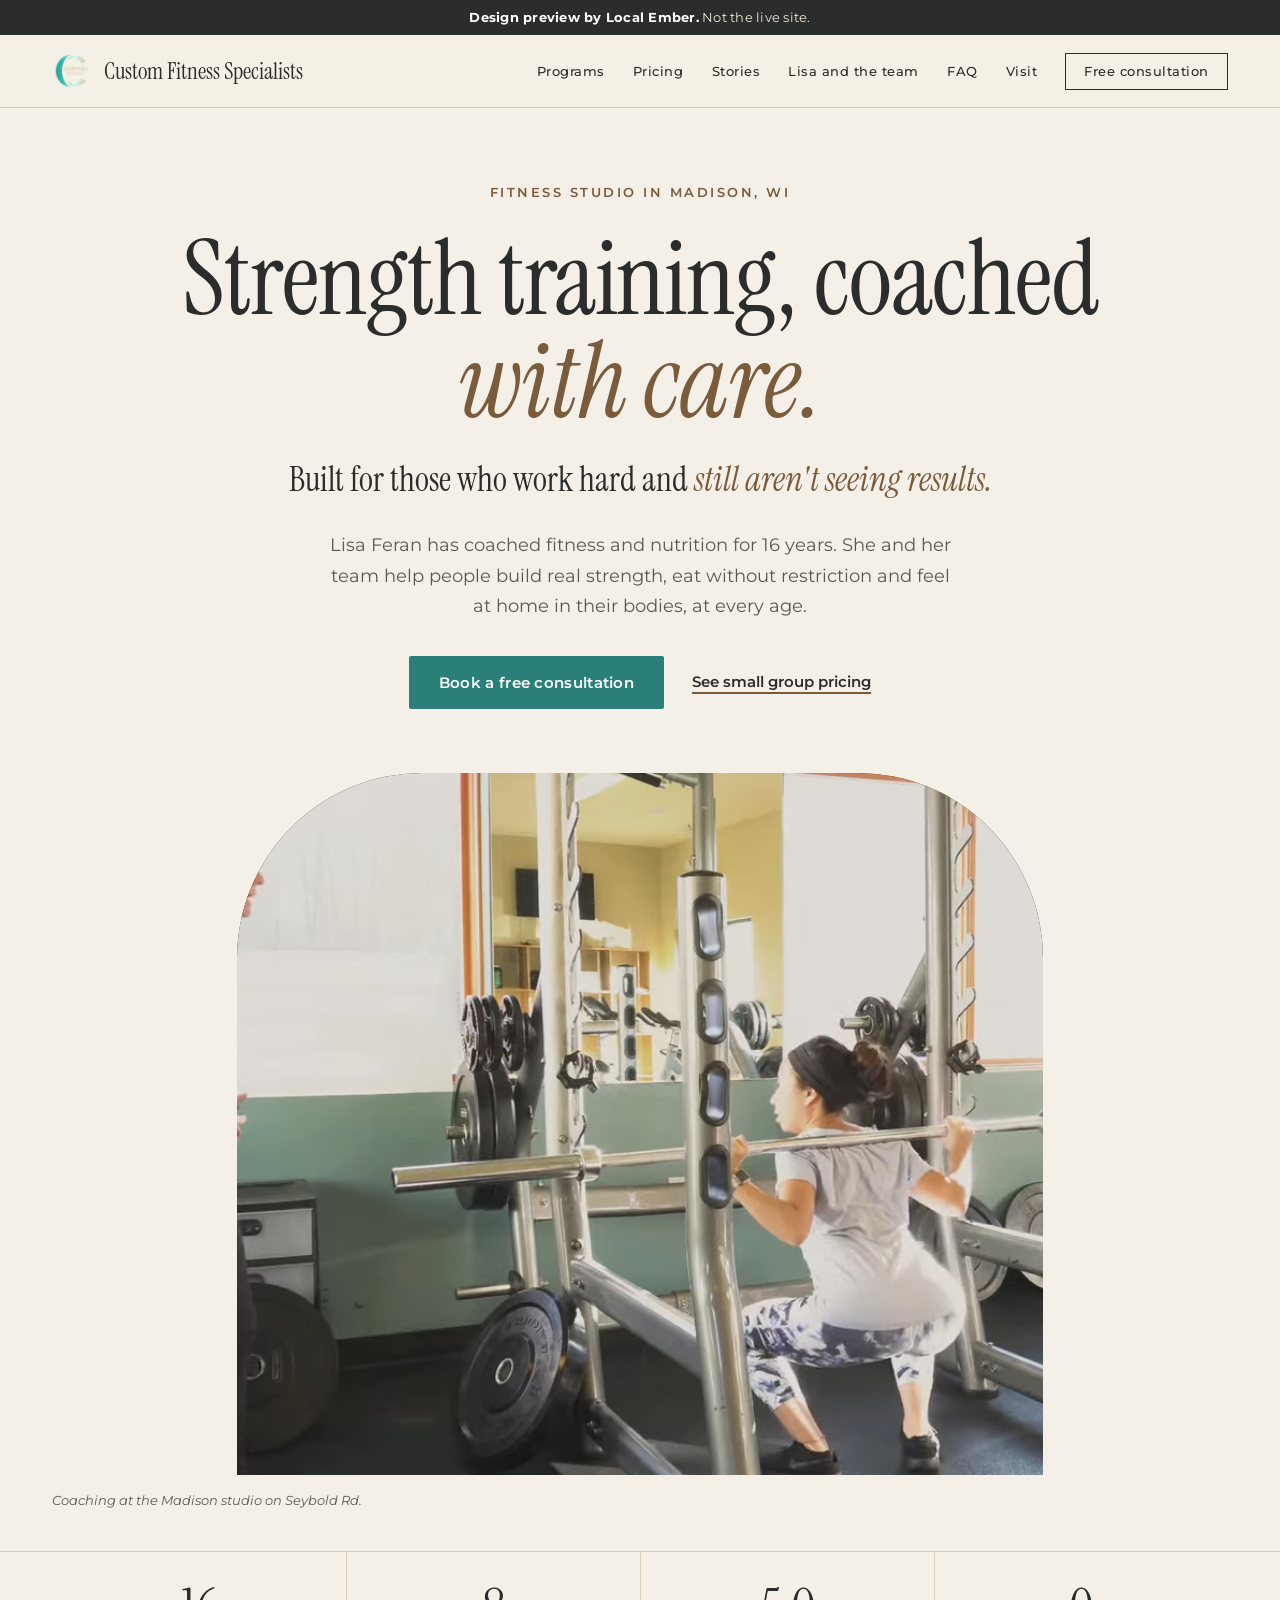
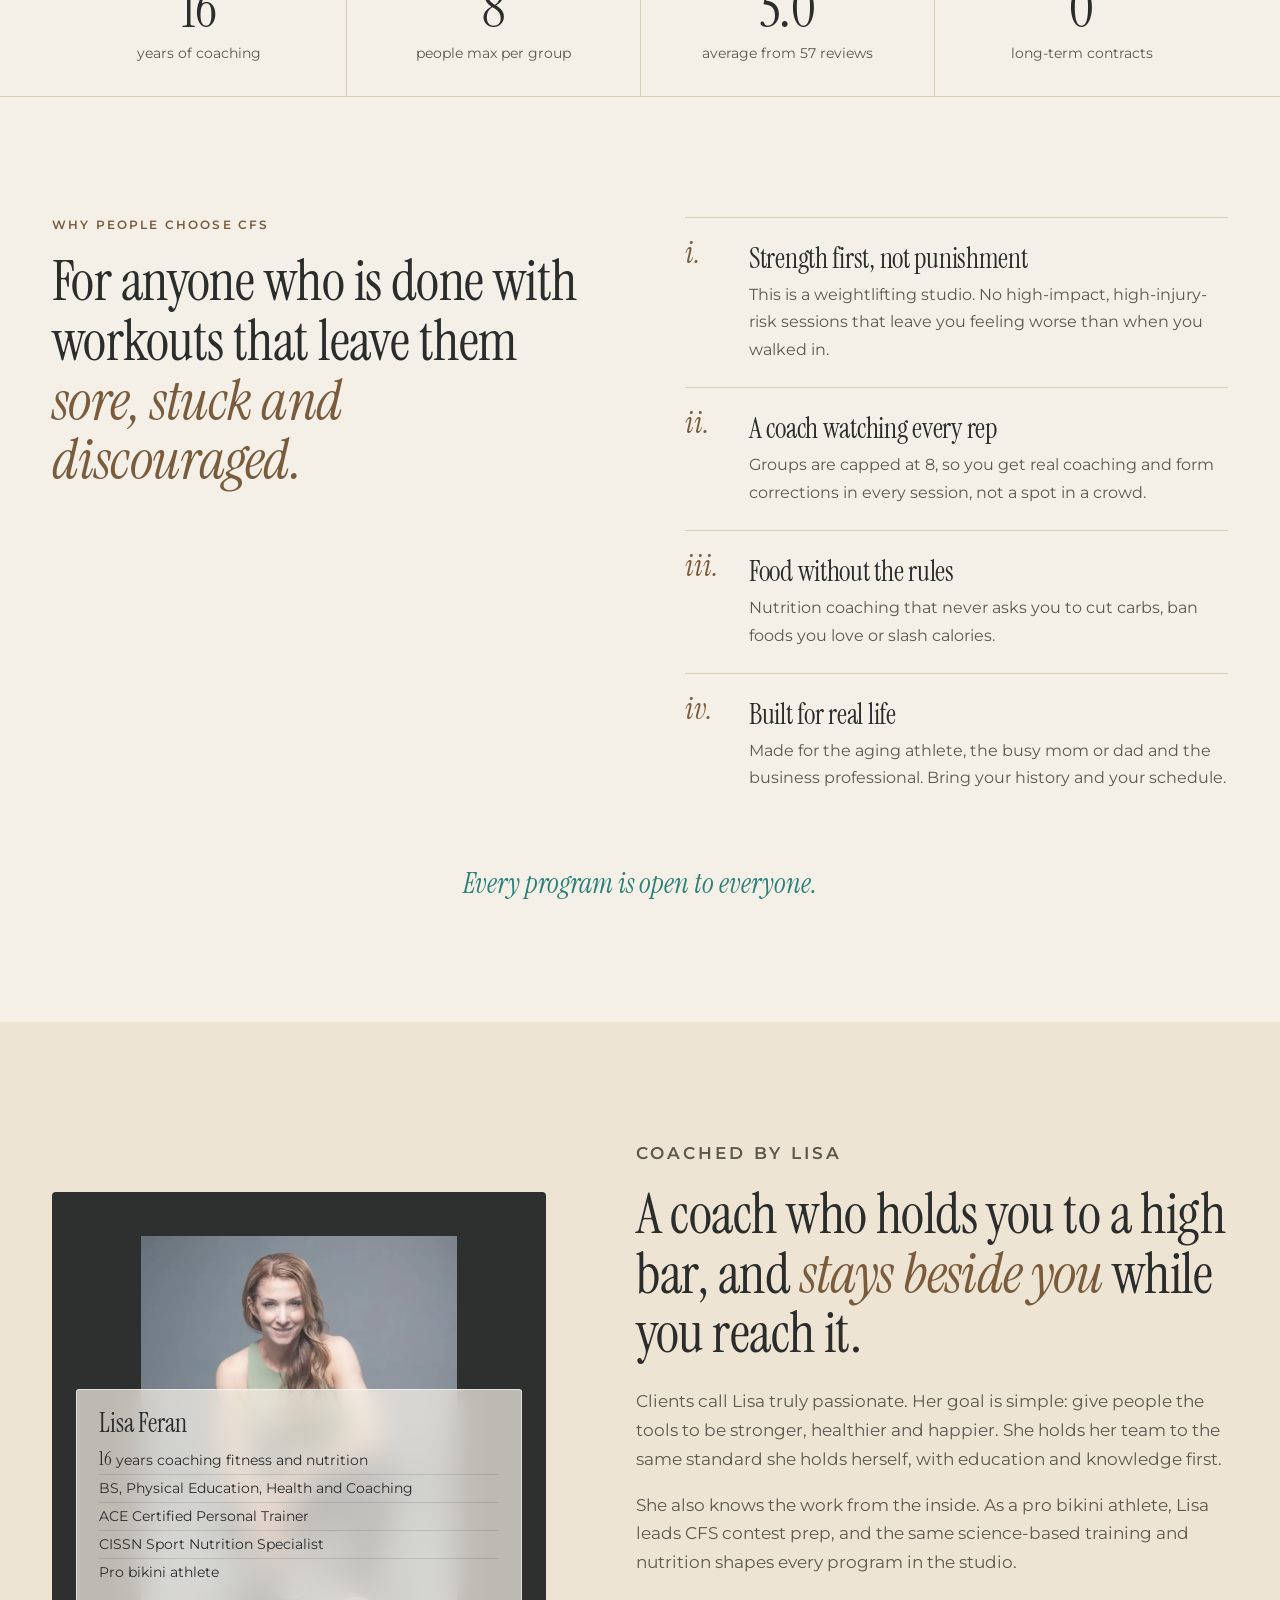
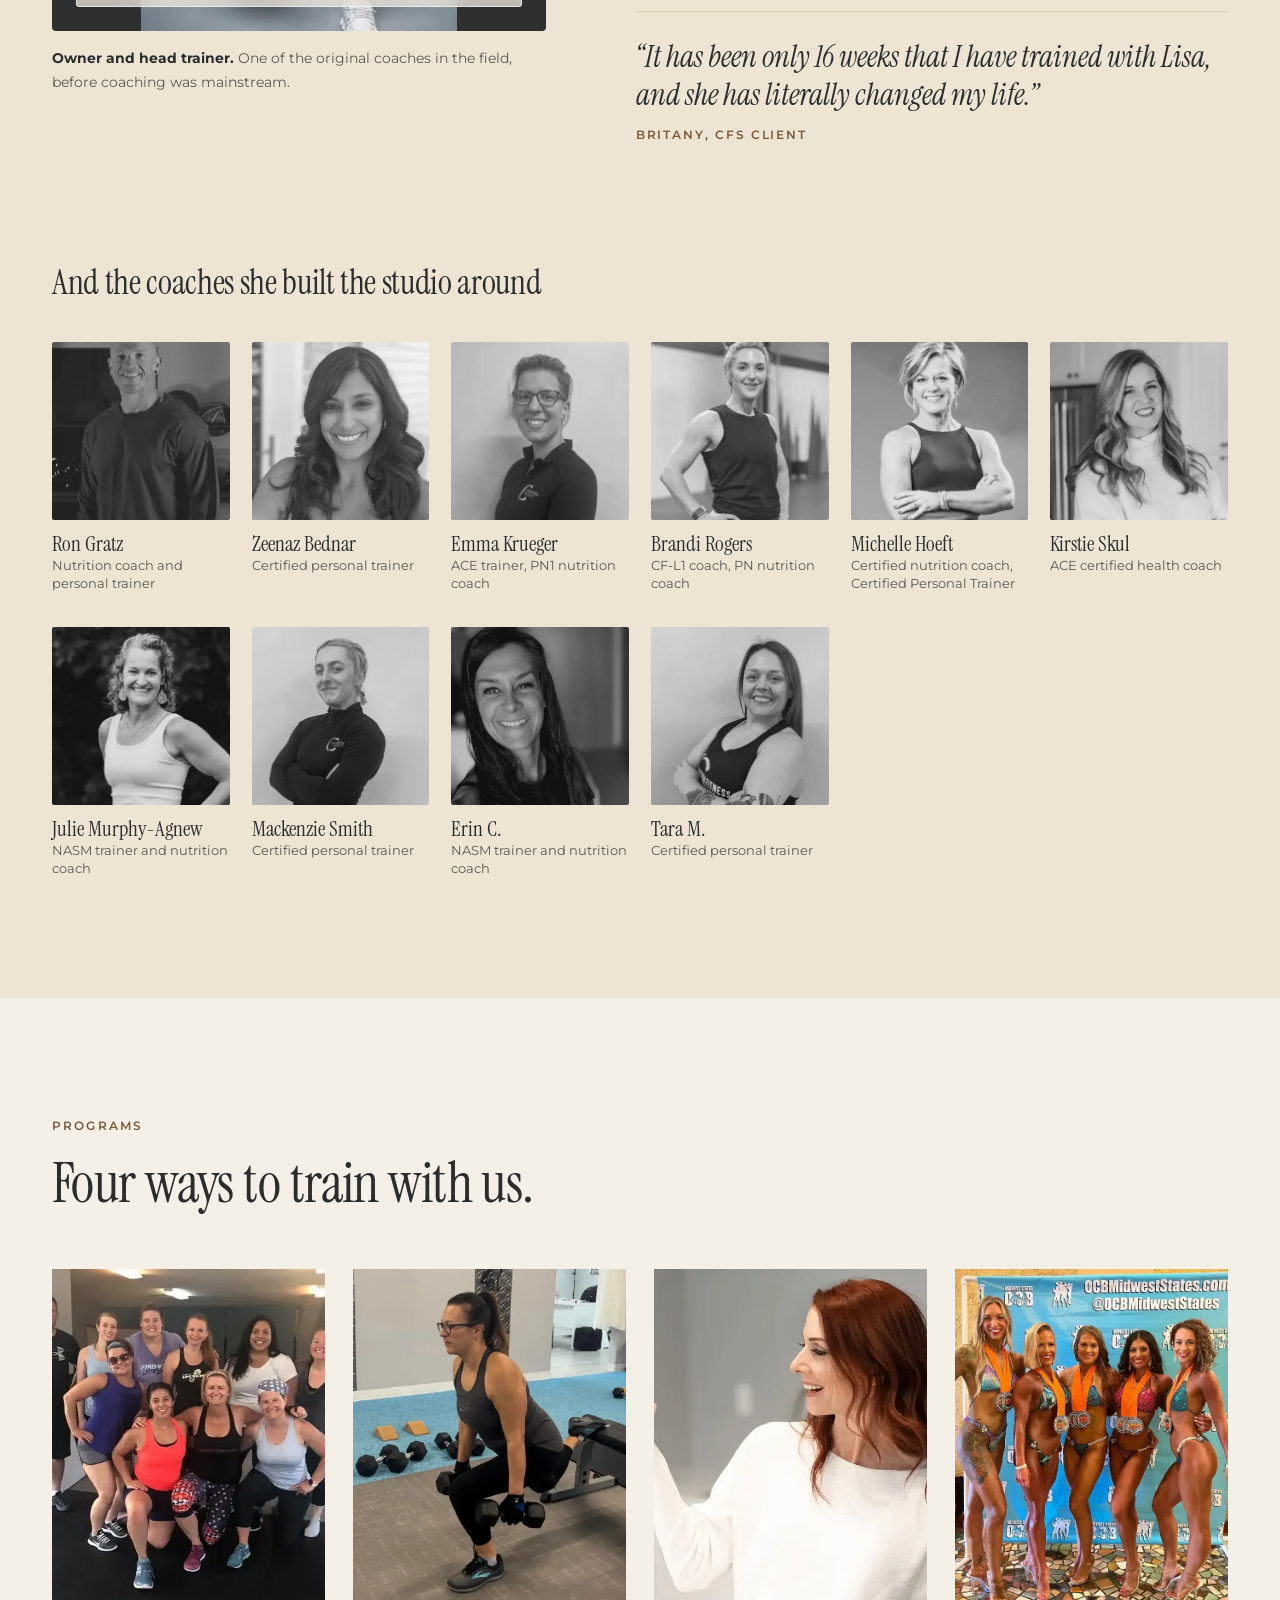
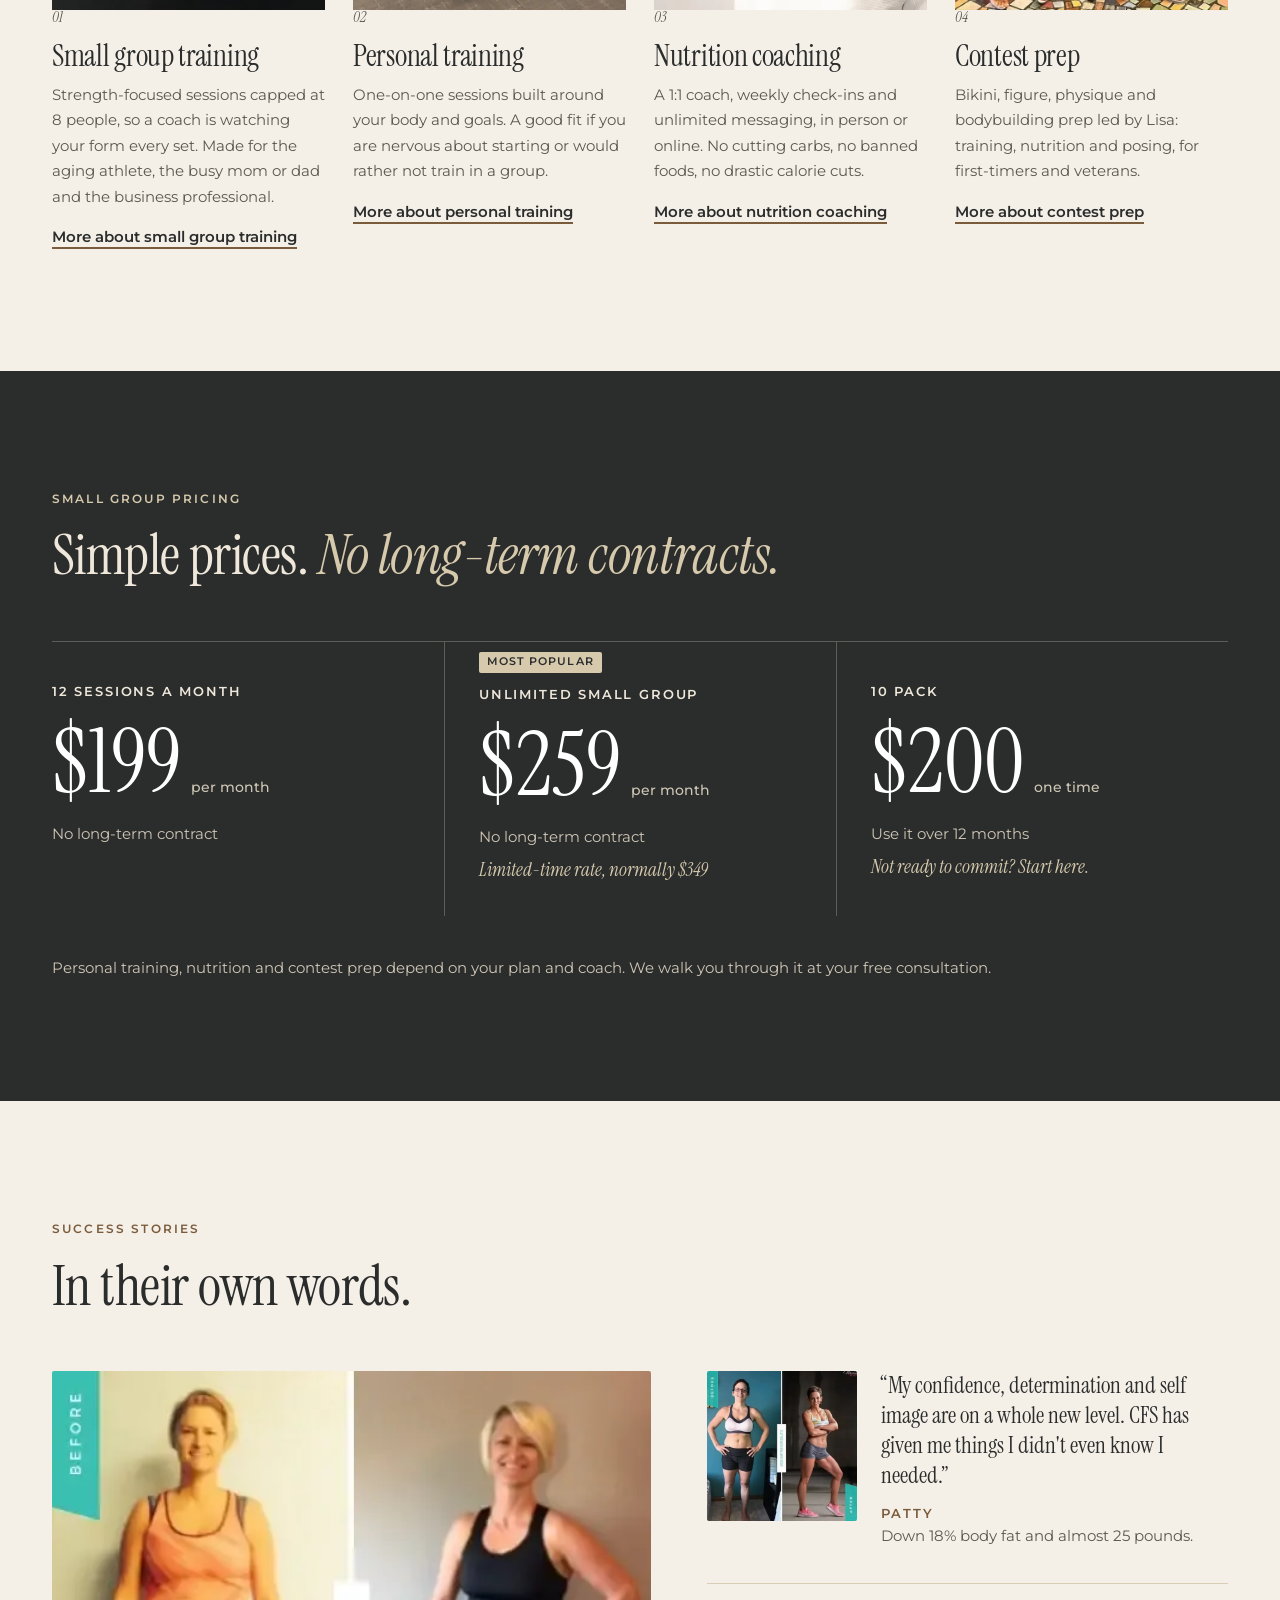
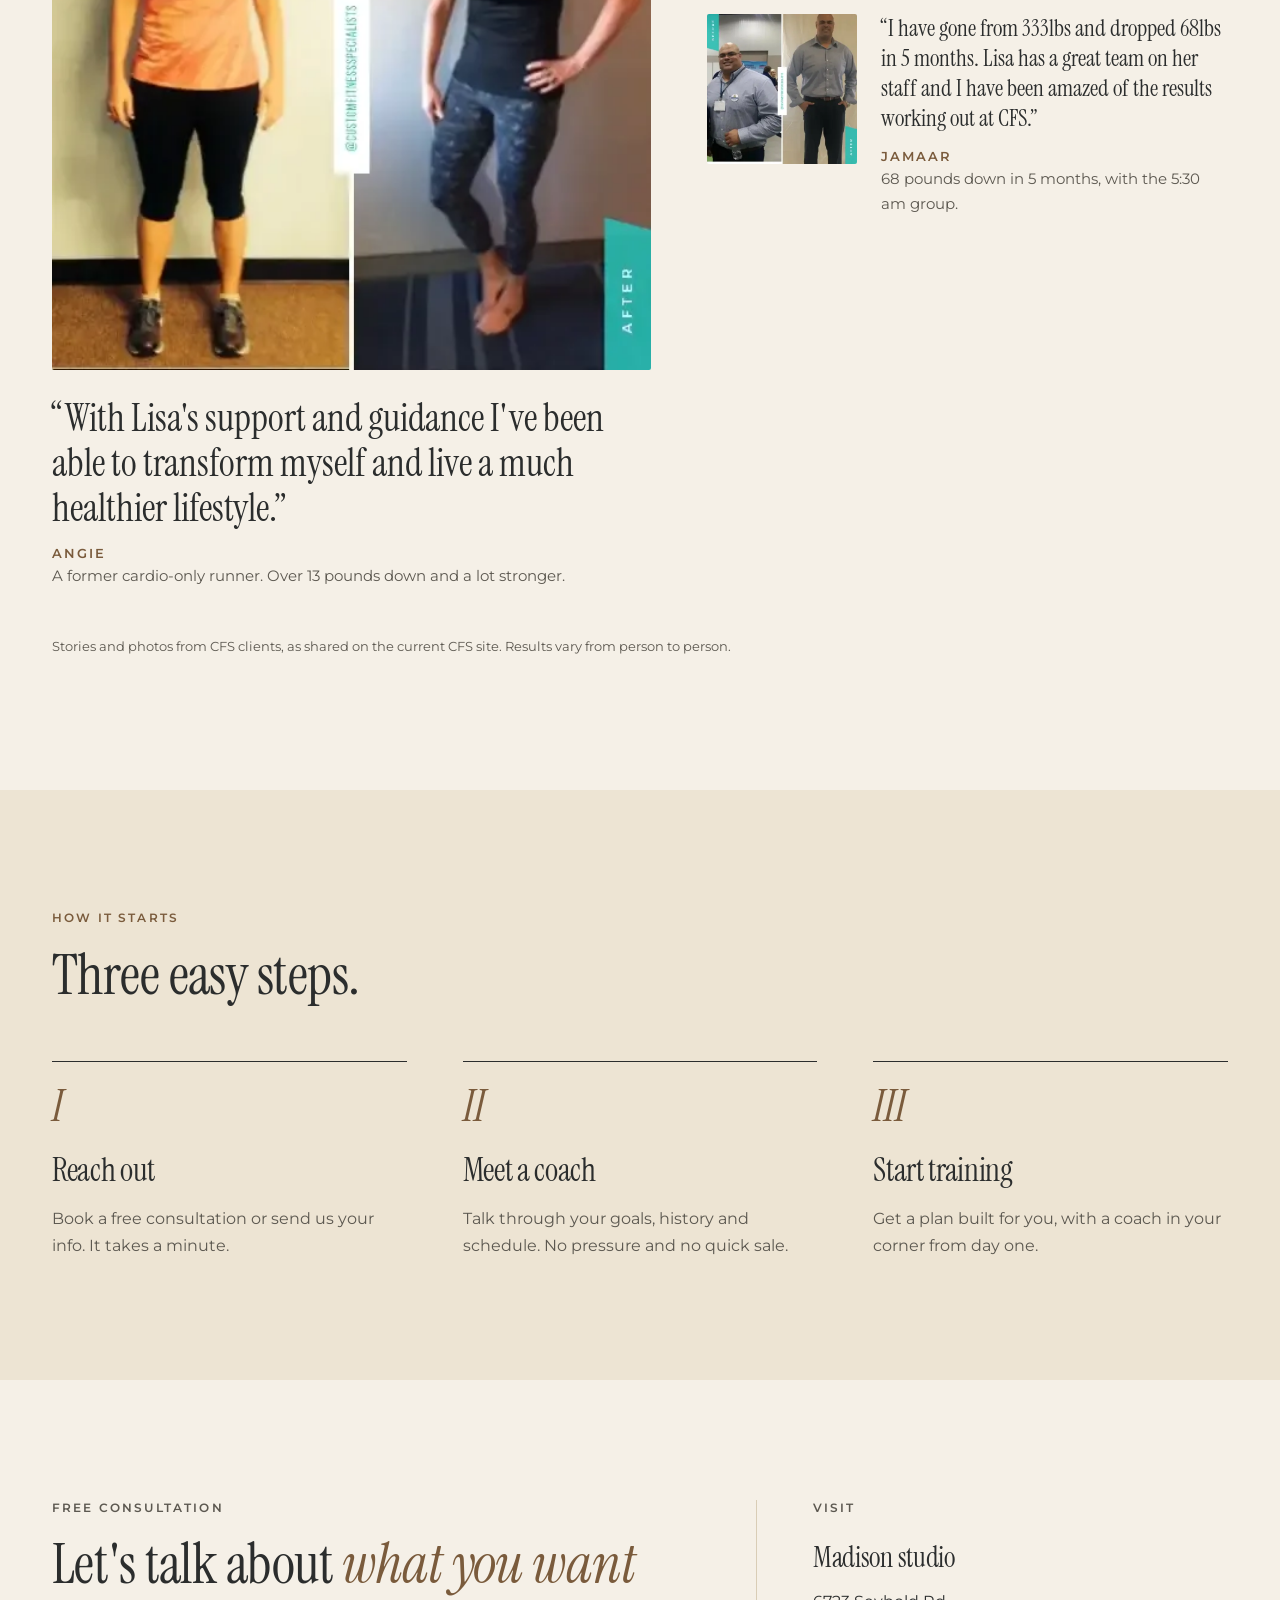
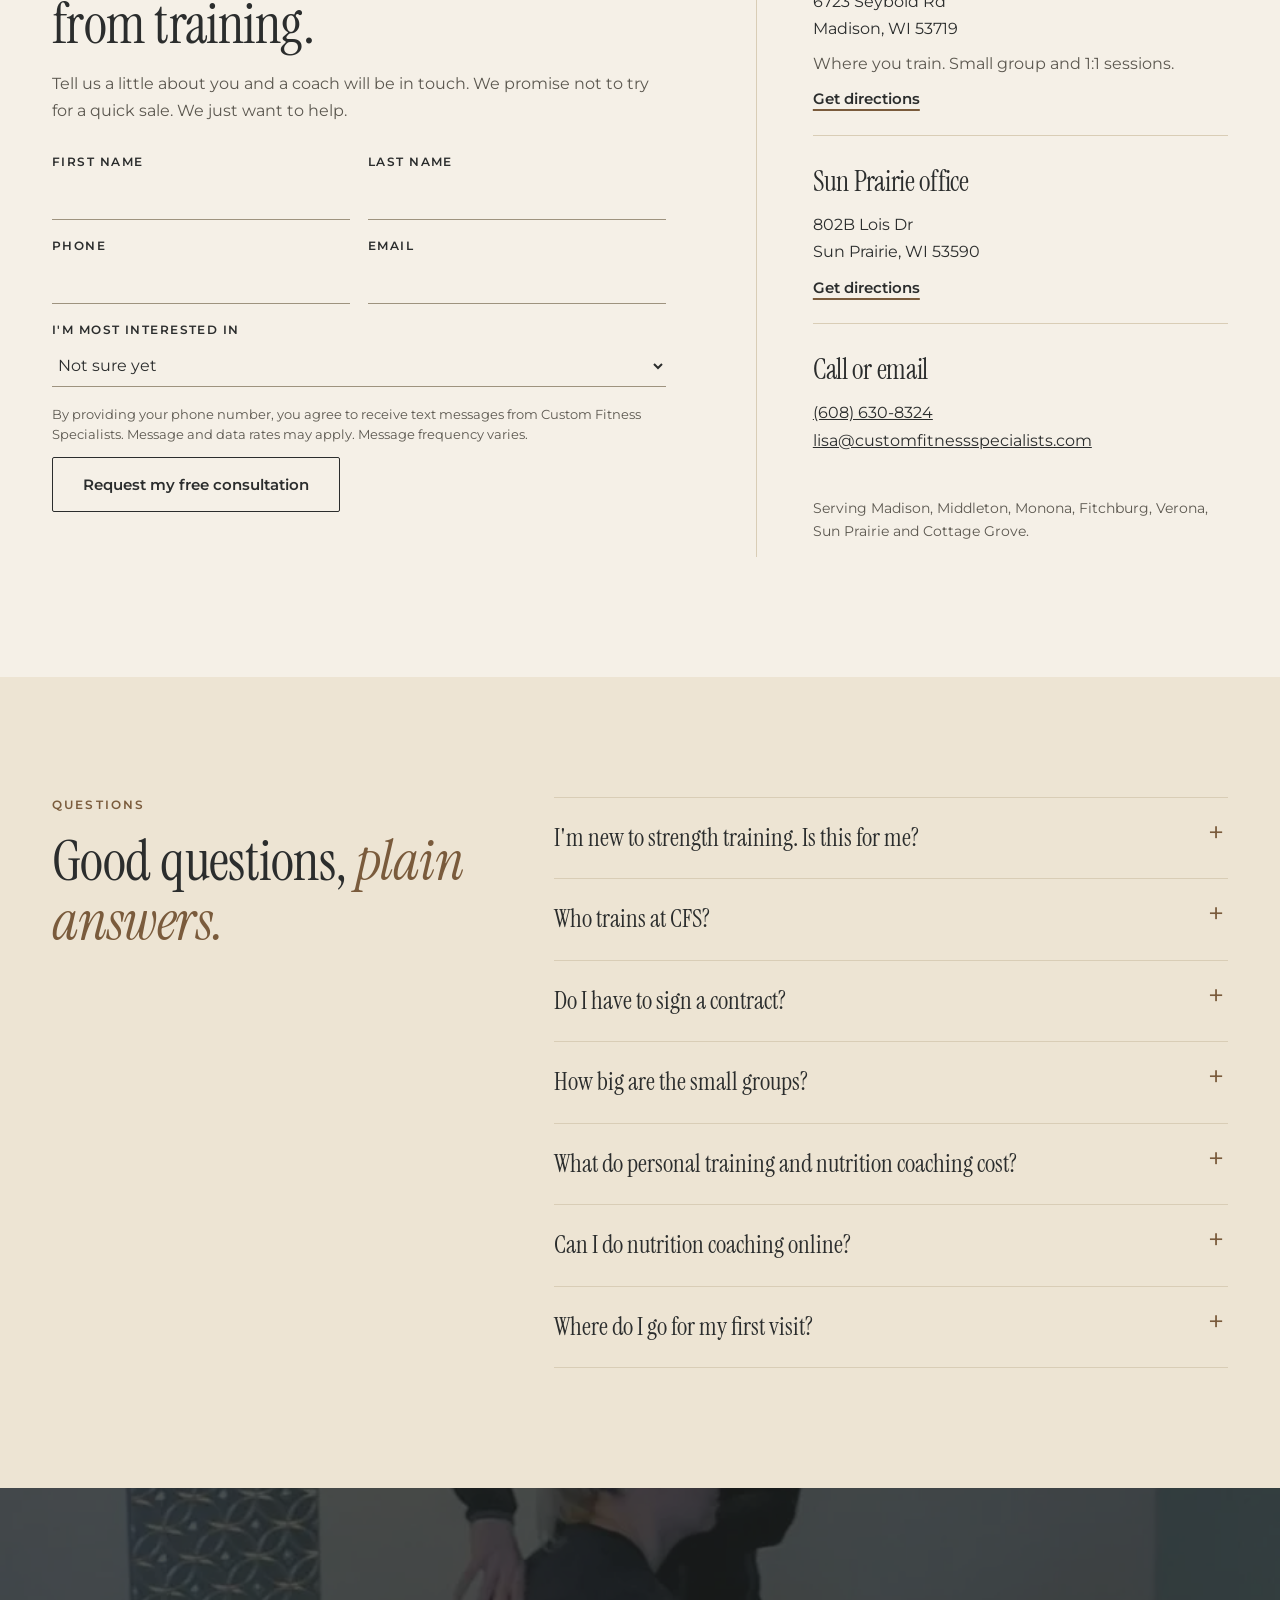
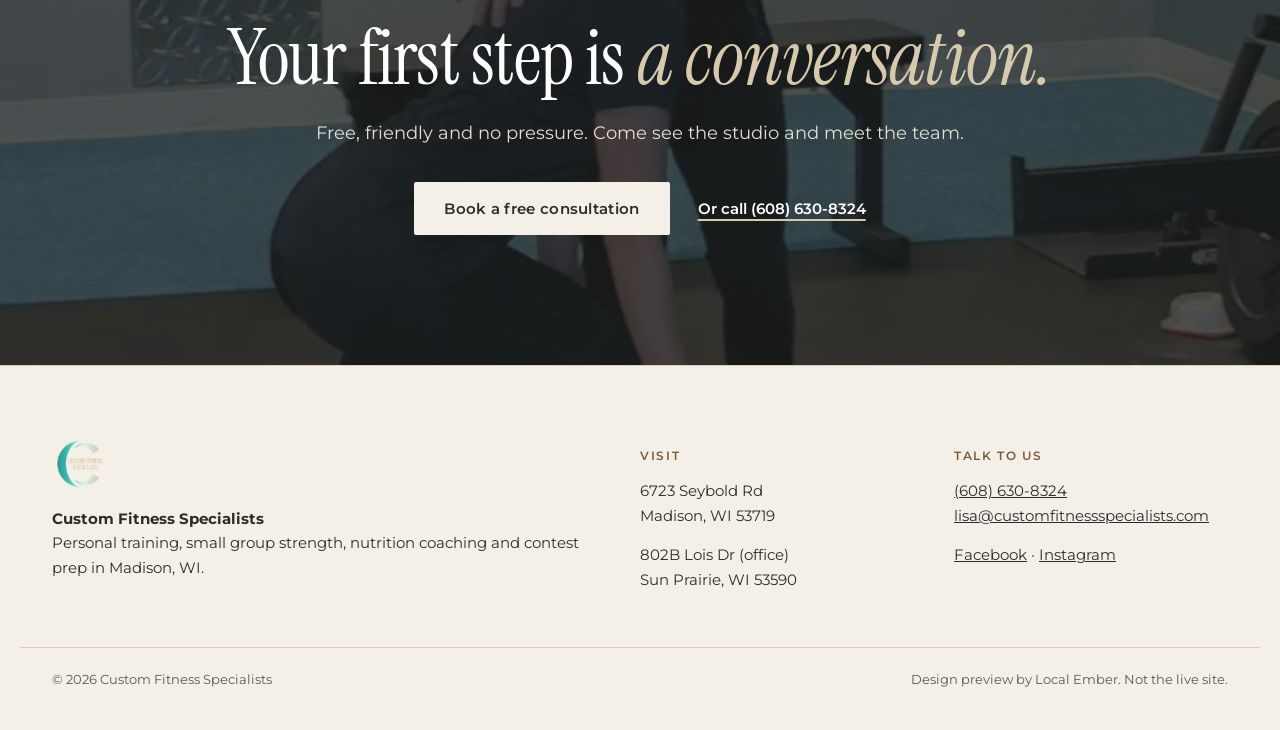
<file: coached-by-lisa/index.html>
<!doctype html><html lang="en"><head><meta charset="utf-8"><meta name="viewport" content="width=device-width, initial-scale=1">
<title>Fitness Studio in Madison, WI | Custom Fitness Specialists</title><meta name="description" content="Strength training, nutrition coaching and small groups capped at 8, led by Lisa Feran and her team in Madison, WI. Book a free consultation."><meta name="robots" content="noindex,nofollow">
<link rel="icon" href="assets/img/cfs-logo.png"><link rel="stylesheet" href="assets/fonts.css"><link rel="stylesheet" href="assets/style.css"></head>
<body class="o1"><div class="pnote"><strong>Design preview by Local Ember.</strong> Not the live site.</div>
<header class="hdr"><div class="wrap hrow">
<a href="#top" class="brand"><img src="assets/img/cfs-logo.png" alt="" width="40" height="40"><span>Custom Fitness Specialists</span></a>
<nav class="nav" data-nav aria-label="Main"><a href="#programs">Programs</a><a href="#pricing">Pricing</a><a href="#stories">Stories</a><a href="#lisa">Lisa and the team</a><a href="#faq">FAQ</a><a href="#visit">Visit</a><a href="#consult" class="nav-cta">Free consultation</a></nav>
<button class="mbtn" data-menu-btn aria-expanded="false" aria-label="Open menu"><span></span><span></span></button>
</div></header>
<main id="top">
<section class="hero">
  <div class="wrap hero-copy">
    <h1><span class="h1-kicker">Fitness Studio in Madison, WI</span>Strength training, coached <em>with care.</em></h1>
    <p class="hero-line">Built for those who work hard and <em>still aren't seeing results.</em></p>
    <p class="lede">Lisa Feran has coached fitness and nutrition for 16 years. She and her team help people build real strength, eat without restriction and feel at home in their bodies, at every age.</p>
    <div class="ctas" data-hero-ctas><a href="#consult" class="btn">Book a free consultation</a><a href="#pricing" class="tlink">See small group pricing</a></div>
  </div>
  <div class="reveal-frame" data-scale-reveal>
    <figure class="rf-inner"><video class="bgv" data-bgv data-base="assets/video/cfs-loop-warm" data-poster-sm="assets/video/cfs-poster-lisa-warm-720.webp" poster="assets/video/cfs-poster-lisa-warm-1280.webp" muted autoplay loop playsinline preload="metadata" disablepictureinpicture disableremoteplayback aria-hidden="true" tabindex="-1" width="1280" height="720"></video></figure>
  </div>
  <p class="wrap rf-cap">Coaching at the Madison studio on Seybold Rd.</p>
</section>

<section class="facts" aria-label="At a glance"><div class="wrap frow4">
  <p><b>16</b> years of coaching</p><p><b>8</b> people max per group</p><p><b>5.0</b> average from 57 reviews</p><p><b>0</b> long-term contracts</p>
</div></section>

<section class="why" id="why"><div class="wrap why-grid">
  <div class="why-h reveal"><p class="eyebrow">Why people choose CFS</p><h2>For anyone who is done with workouts that leave them <em>sore, stuck and discouraged.</em></h2></div>
  <ol class="why-list" data-stagger="70">
    <li class="reveal"><h3>Strength first, not punishment</h3><p>This is a weightlifting studio. No high-impact, high-injury-risk sessions that leave you feeling worse than when you walked in.</p></li>
    <li class="reveal"><h3>A coach watching every rep</h3><p>Groups are capped at 8, so you get real coaching and form corrections in every session, not a spot in a crowd.</p></li>
    <li class="reveal"><h3>Food without the rules</h3><p>Nutrition coaching that never asks you to cut carbs, ban foods you love or slash calories.</p></li>
    <li class="reveal"><h3>Built for real life</h3><p>Made for the aging athlete, the busy mom or dad and the business professional. Bring your history and your schedule.</p></li>
  </ol>
  <p class="men reveal">Every program is open to everyone.</p>
</div></section>

<section class="lisa" id="lisa"><div class="wrap lisa-grid">
  <div class="lisa-left reveal">
    <div class="ov-card">
      <img src="assets/img/lisa-portrait.webp" alt="Lisa Feran, owner and head trainer at Custom Fitness Specialists" width="800" height="1067" loading="lazy">
      <div class="ov-panel"><p class="ov-k">Lisa Feran</p><ul><li><b>16</b> years coaching fitness and nutrition</li><li>BS, Physical Education, Health and Coaching</li><li>ACE Certified Personal Trainer</li><li>CISSN Sport Nutrition Specialist</li><li>Pro bikini athlete</li></ul></div>
    </div>
    <p class="ov-cap"><b>Owner and head trainer.</b> One of the original coaches in the field, before coaching was mainstream.</p>
  </div>
  <div class="lisa-right reveal">
    <p class="eyebrow">Coached by Lisa</p>
    <h2>A coach who holds you to a high bar, and <em>stays beside you</em> while you reach it.</h2>
    <p>Clients call Lisa truly passionate. Her goal is simple: give people the tools to be stronger, healthier and happier. She holds her team to the same standard she holds herself, with education and knowledge first.</p>
    <p>She also knows the work from the inside. As a pro bikini athlete, Lisa leads CFS contest prep, and the same science-based training and nutrition shapes every program in the studio.</p>
    <blockquote class="pull">“It has been only 16 weeks that I have trained with Lisa, and she has literally changed my life.”<cite>Britany, CFS client</cite></blockquote>
  </div>
</div>
<div class="wrap team">
  <h3 class="team-h reveal">And the coaches she built the studio around</h3>
  <ul class="team-grid" data-stagger="50"><li class="reveal"><img src="assets/img/coach-ron.webp" alt="Ron Gratz" width="360" height="360" loading="lazy"><span class="cn">Ron Gratz</span><span class="cr">Nutrition coach and personal trainer</span></li><li class="reveal"><img src="assets/img/coach-zeenaz.webp" alt="Zeenaz Bednar" width="360" height="360" loading="lazy"><span class="cn">Zeenaz Bednar</span><span class="cr">Certified personal trainer</span></li><li class="reveal"><img src="assets/img/coach-emma.webp" alt="Emma Krueger" width="360" height="360" loading="lazy"><span class="cn">Emma Krueger</span><span class="cr">ACE trainer, PN1 nutrition coach</span></li><li class="reveal"><img src="assets/img/coach-brandi.webp" alt="Brandi Rogers" width="360" height="360" loading="lazy"><span class="cn">Brandi Rogers</span><span class="cr">CF-L1 coach, PN nutrition coach</span></li><li class="reveal"><img src="assets/img/coach-michelle.webp" alt="Michelle Hoeft" width="360" height="360" loading="lazy"><span class="cn">Michelle Hoeft</span><span class="cr">Certified nutrition coach, Certified Personal Trainer</span></li><li class="reveal"><img src="assets/img/coach-kirstie.webp" alt="Kirstie Skul" width="360" height="360" loading="lazy"><span class="cn">Kirstie Skul</span><span class="cr">ACE certified health coach</span></li><li class="reveal"><img src="assets/img/coach-julie.webp" alt="Julie Murphy-Agnew" width="360" height="360" loading="lazy"><span class="cn">Julie Murphy-Agnew</span><span class="cr">NASM trainer and nutrition coach</span></li><li class="reveal"><img src="assets/img/coach-macke.webp" alt="Mackenzie Smith" width="360" height="360" loading="lazy"><span class="cn">Mackenzie Smith</span><span class="cr">Certified personal trainer</span></li><li class="reveal"><img src="assets/img/coach-erin.webp" alt="Erin C." width="360" height="360" loading="lazy"><span class="cn">Erin C.</span><span class="cr">NASM trainer and nutrition coach</span></li><li class="reveal"><img src="assets/img/coach-tara.webp" alt="Tara M." width="360" height="360" loading="lazy"><span class="cn">Tara M.</span><span class="cr">Certified personal trainer</span></li></ul>
</div></section>

<section class="programs" id="programs"><div class="wrap">
  <div class="sec-h reveal"><p class="eyebrow">Programs</p><h2>Four ways to train with us.</h2></div>
  <div class="plates" data-stagger="80"><article class="plate reveal"><a href="https://customfitnessspecialists.com/small-group-training/" class="plate-img" target="_blank" rel="noopener"><img src="assets/img/sg-flex.webp" alt="A CFS small group posing together in the studio after a session" loading="lazy"></a>
<p class="plate-no">01</p><h3>Small group training</h3><p>Strength-focused sessions capped at 8 people, so a coach is watching your form every set. Made for the aging athlete, the busy mom or dad and the business professional.</p><a class="tlink" href="https://customfitnessspecialists.com/small-group-training/" target="_blank" rel="noopener">More about small group training</a></article><article class="plate reveal"><a href="https://customfitnessspecialists.com/personal-training/" class="plate-img" target="_blank" rel="noopener"><img src="assets/img/pt-lunge.webp" alt="A CFS client doing a dumbbell split squat in the Madison studio" loading="lazy"></a>
<p class="plate-no">02</p><h3>Personal training</h3><p>One-on-one sessions built around your body and goals. A good fit if you are nervous about starting or would rather not train in a group.</p><a class="tlink" href="https://customfitnessspecialists.com/personal-training/" target="_blank" rel="noopener">More about personal training</a></article><article class="plate reveal"><a href="https://customfitnessspecialists.com/nutrition-coaching/" class="plate-img" target="_blank" rel="noopener"><img src="assets/img/nutrition.webp" alt="A CFS nutrition coach holding a bowl and smiling" loading="lazy"></a>
<p class="plate-no">03</p><h3>Nutrition coaching</h3><p>A 1:1 coach, weekly check-ins and unlimited messaging, in person or online. No cutting carbs, no banned foods, no drastic calorie cuts.</p><a class="tlink" href="https://customfitnessspecialists.com/nutrition-coaching/" target="_blank" rel="noopener">More about nutrition coaching</a></article><article class="plate reveal"><a href="https://customfitnessspecialists.com/contest-prep/" class="plate-img" target="_blank" rel="noopener"><img src="assets/img/contest-team.webp" alt="Five CFS athletes on stage at an OCB Midwest States show" loading="lazy"></a>
<p class="plate-no">04</p><h3>Contest prep</h3><p>Bikini, figure, physique and bodybuilding prep led by Lisa: training, nutrition and posing, for first-timers and veterans.</p><a class="tlink" href="https://customfitnessspecialists.com/contest-prep/" target="_blank" rel="noopener">More about contest prep</a></article></div>
</div></section>

<section class="pricing" id="pricing"><div class="wrap">
  <div class="sec-h reveal"><p class="eyebrow">Small group pricing</p><h2>Simple prices. <em>No long-term contracts.</em></h2></div>
  <div class="prices" data-stagger="70"><div class="price reveal"><p class="pname">12 sessions a month</p><p class="pamt">$199<span>per month</span></p><p class="psmall">No long-term contract</p></div><div class="price is-feat reveal"><p class="pname">Unlimited small group</p><p class="pamt">$259<span>per month</span></p><p class="psmall">No long-term contract</p><p class="pnote2">Limited-time rate, normally $349</p></div><div class="price reveal"><p class="pname">10 pack</p><p class="pamt">$200<span>one time</span></p><p class="psmall">Use it over 12 months</p><p class="pnote2">Not ready to commit? Start here.</p></div></div>
  <p class="pfoot reveal">Personal training, nutrition and contest prep depend on your plan and coach. We walk you through it at your free consultation.</p>
</div></section>

<section class="stories" id="stories"><div class="wrap">
  <div class="sec-h reveal"><p class="eyebrow">Success stories</p><h2>In their own words.</h2></div>
  <div class="story-grid"><figure class="story story-big reveal"><img src="assets/img/story-angie.webp" alt="Angie, before and after training at CFS" loading="lazy"><figcaption><blockquote>“With Lisa's support and guidance I've been able to transform myself and live a much healthier lifestyle.”</blockquote><p class="who">Angie</p><p class="what">A former cardio-only runner. Over 13 pounds down and a lot stronger.</p></figcaption></figure><div class="story-col" data-stagger="80"><figure class="story reveal"><img src="assets/img/story-patty.webp" alt="Patty, before and after training at CFS" loading="lazy"><figcaption><blockquote>“My confidence, determination and self image are on a whole new level. CFS has given me things I didn't even know I needed.”</blockquote><p class="who">Patty</p><p class="what">Down 18% body fat and almost 25 pounds.</p></figcaption></figure><figure class="story reveal"><img src="assets/img/story-jamaar.webp" alt="Jamaar, before and after training at CFS" loading="lazy"><figcaption><blockquote>“I have gone from 333lbs and dropped 68lbs in 5 months. Lisa has a great team on her staff and I have been amazed of the results working out at CFS.”</blockquote><p class="who">Jamaar</p><p class="what">68 pounds down in 5 months, with the 5:30 am group.</p></figcaption></figure></div></div>
  <p class="rnote reveal">Stories and photos from CFS clients, as shared on the current CFS site. Results vary from person to person.</p>
</div></section>

<section class="steps"><div class="wrap">
  <div class="sec-h reveal"><p class="eyebrow">How it starts</p><h2>Three easy steps.</h2></div>
  <ol class="step-row" data-stagger="80"><li class="reveal"><span class="sn">I</span><h3>Reach out</h3><p>Book a free consultation or send us your info. It takes a minute.</p></li><li class="reveal"><span class="sn">II</span><h3>Meet a coach</h3><p>Talk through your goals, history and schedule. No pressure and no quick sale.</p></li><li class="reveal"><span class="sn">III</span><h3>Start training</h3><p>Get a plan built for you, with a coach in your corner from day one.</p></li></ol>
</div></section>

<section class="consult" id="consult"><div class="wrap c-grid">
  <div class="reveal"><p class="eyebrow">Free consultation</p><h2>Let's talk about <em>what you want</em> from training.</h2><p>Tell us a little about you and a coach will be in touch. We promise not to try for a quick sale. We just want to help.</p>
  <form class="cform " data-preview-form novalidate>
  <div class="frow">
    <label class="fld"><span>First name</span><input name="first" autocomplete="given-name" data-need required></label>
    <label class="fld"><span>Last name</span><input name="last" autocomplete="family-name"></label>
  </div>
  <div class="frow">
    <label class="fld"><span>Phone</span><input name="phone" type="tel" autocomplete="tel" data-need required></label>
    <label class="fld"><span>Email</span><input name="email" type="email" autocomplete="email"></label>
  </div>
  <label class="fld"><span>I'm most interested in</span>
    <select name="interest"><option>Not sure yet</option><option>Small group training</option><option>Personal training</option><option>Nutrition coaching</option><option>Contest prep</option></select></label>
  <p class="consent">By providing your phone number, you agree to receive text messages from Custom Fitness Specialists. Message and data rates may apply. Message frequency varies.</p>
  <button class="fsend" type="submit">Request my free consultation</button>
  <p class="fnote" data-form-note tabindex="-1" hidden>This is a design preview, so nothing was sent. On the live site this goes straight to Lisa's team.</p>
</form></div>
  <div class="visit reveal" id="visit"><p class="eyebrow">Visit</p>
    <div class="addr"><h3>Madison studio</h3><p>6723 Seybold Rd<br>Madison, WI 53719</p><p class="muted">Where you train. Small group and 1:1 sessions.</p><a class="tlink" href="https://goo.gl/maps/tY7fk7usAozUa3Zv9" target="_blank" rel="noopener">Get directions</a></div>
    <div class="addr"><h3>Sun Prairie office</h3><p>802B Lois Dr<br>Sun Prairie, WI 53590</p><a class="tlink" href="https://goo.gl/maps/xZBZpbgNcj8FwviP7" target="_blank" rel="noopener">Get directions</a></div>
    <div class="addr"><h3>Call or email</h3><p><a href="tel:+16086308324">(608) 630-8324</a><br><a href="mailto:lisa@customfitnessspecialists.com">lisa@customfitnessspecialists.com</a></p></div>
    <p class="muted small">Serving Madison, Middleton, Monona, Fitchburg, Verona, Sun Prairie and Cottage Grove.</p>
  </div>
</div></section>

<section class="faq" id="faq"><div class="wrap faq-grid">
  <div class="reveal"><p class="eyebrow">Questions</p><h2>Good questions, <em>plain answers.</em></h2></div>
  <div class="faq-list"><details class="reveal"><summary>I'm new to strength training. Is this for me?</summary><p>Yes. Programs are built for every fitness level, from first-timers to seasoned athletes. Your coach starts where you are and adjusts every exercise to fit you.</p></details><details class="reveal"><summary>Who trains at CFS?</summary><p>Women and men of every age and fitness level. Small group, personal training, nutrition and contest prep are open to everyone.</p></details><details class="reveal"><summary>Do I have to sign a contract?</summary><p>No. Small group memberships have no long-term contract and you can cancel anytime. The 10 pack can be used over 12 months.</p></details><details class="reveal"><summary>How big are the small groups?</summary><p>Capped at 8 people per coach, so you get real coaching and form corrections in every session.</p></details><details class="reveal"><summary>What do personal training and nutrition coaching cost?</summary><p>It depends on the plan and the coach you work with, so we go over it at your free consultation. Small group prices are listed above.</p></details><details class="reveal"><summary>Can I do nutrition coaching online?</summary><p>Yes. Nutrition coaching runs in person or online, with weekly check-ins and messaging with your coach.</p></details><details class="reveal"><summary>Where do I go for my first visit?</summary><p>Training happens at our Madison studio, 6723 Seybold Rd. Our office is at 802B Lois Dr in Sun Prairie.</p></details></div>
</div></section>

<section class="close"><div class="wrap close-in reveal">
  <h2>Your first step is <em>a conversation.</em></h2>
  <p>Free, friendly and no pressure. Come see the studio and meet the team.</p>
  <div class="ctas"><a href="#consult" class="btn btn-light">Book a free consultation</a><a href="tel:+16086308324" class="tlink tlink-light">Or call (608) 630-8324</a></div>
</div></section>
</main>
<footer class="foot"><div class="wrap fgrid">
<div><img src="assets/img/cfs-logo.png" alt="" width="56" height="56" class="flogo"><p><strong>Custom Fitness Specialists</strong><br>Personal training, small group strength, nutrition coaching and contest prep in Madison, WI.</p></div>
<div><p class="fh">Visit</p><p>6723 Seybold Rd<br>Madison, WI 53719</p><p>802B Lois Dr (office)<br>Sun Prairie, WI 53590</p></div>
<div><p class="fh">Talk to us</p><p><a href="tel:+16086308324">(608) 630-8324</a><br><a href="mailto:lisa@customfitnessspecialists.com">lisa@customfitnessspecialists.com</a></p><p><a href="https://www.facebook.com/customfitnesss/" target="_blank" rel="noopener">Facebook</a> · <a href="https://www.instagram.com/customfitnessspecialists/" target="_blank" rel="noopener">Instagram</a></p></div>
</div><div class="wrap fbase"><span>© <span data-year>2026</span> Custom Fitness Specialists</span><span>Design preview by Local Ember. Not the live site.</span></div></footer>
<div class="mbar" data-mbar><a href="tel:+16086308324" class="mb-call">Call</a><a href="#consult" class="mb-book">Free Consultation</a></div>
<script src="assets/site.js" defer></script>
</body></html>
</file>
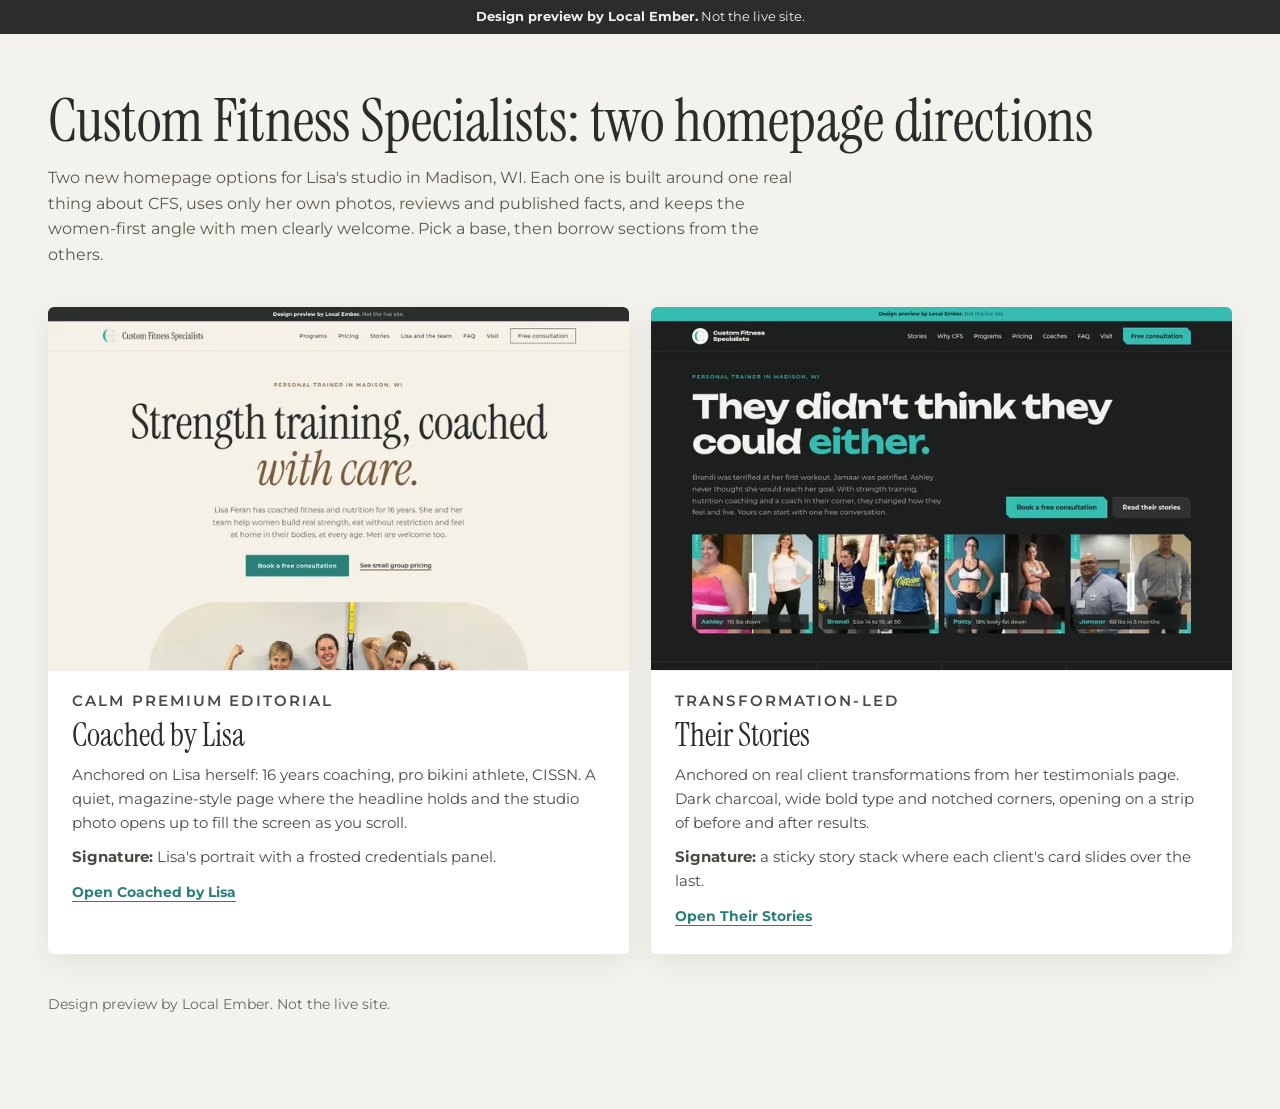
<file: options/index.html>
<!doctype html><html lang="en"><head><meta charset="utf-8"><meta name="viewport" content="width=device-width, initial-scale=1">
<title>Custom Fitness Specialists: two homepage options (Local Ember preview)</title><meta name="robots" content="noindex,nofollow">
<link rel="stylesheet" href="../coached-by-lisa/assets/fonts.css">
<style>
*{box-sizing:border-box}body{margin:0;background:#F4F2EC;color:#2B2D2D;font:400 16px/1.6 Montserrat,system-ui,sans-serif}
.pnote{background:#2B2D2D;color:#EEE;text-align:center;font-size:12.5px;padding:7px}
.wrap{max-width:1240px;margin:0 auto;padding:56px 28px 80px}
h1{font:400 clamp(36px,5vw,60px)/1.05 'Instrument Serif',Georgia,serif;margin:0 0 12px}
.lede{max-width:760px;color:#5C5850;margin:0 0 40px}
.grid{display:grid;grid-template-columns:repeat(2,1fr);gap:22px}
.card{background:#fff;border-radius:6px;overflow:hidden;text-decoration:none;color:inherit;box-shadow:0 8px 30px rgba(0,0,0,.07);display:flex;flex-direction:column;transition:transform .2s}
.card:hover{transform:translateY(-3px)}
.card img{width:100%;aspect-ratio:16/10;object-fit:cover;object-position:top;display:block;border-bottom:1px solid #eee}
.cb{padding:22px 24px 26px}.k{font:600 12px/1 Montserrat,sans-serif;letter-spacing:.14em;text-transform:uppercase;color:#7A5B3C;margin:0 0 10px}
.card h2{font:400 32px/1.1 'Instrument Serif',Georgia,serif;margin:0 0 10px}.card p{margin:0 0 10px;font-size:15px;color:#4A4A45}
.go{font-weight:700;font-size:14px;color:#2A8078;text-decoration:underline;text-underline-offset:4px}
.foot{margin-top:40px;font-size:13.5px;color:#6B675F}
:focus{outline:none}:focus-visible{outline:2px solid #2A8078;outline-offset:3px}
@media (max-width:900px){.grid{grid-template-columns:1fr}}
</style></head><body>
<div class="pnote"><strong>Design preview by Local Ember.</strong> Not the live site.</div>
<main class="wrap">
<h1>Custom Fitness Specialists: two homepage directions</h1>
<p class="lede">Two new homepage options for Lisa's studio in Madison, WI. Each one is built around one real thing about CFS, uses only her own photos, reviews and published facts, and keeps the women-first angle with men clearly welcome. Pick a base, then borrow sections from the others.</p>
<div class="grid">
<a class="card" href="../coached-by-lisa/" target="_blank" rel="noopener"><img src="thumbs/option-1.webp" alt="Coached by Lisa first screen: large serif headline on warm sand"><div class="cb"><p class="k">Calm premium editorial</p><h2>Coached by Lisa</h2><p>Anchored on Lisa herself: 16 years coaching, pro bikini athlete, CISSN. A quiet, magazine-style page where the headline holds and the studio photo opens up to fill the screen as you scroll.</p><p><b>Signature:</b> Lisa's portrait with a frosted credentials panel.</p><span class="go">Open Coached by Lisa</span></div></a>
<a class="card" href="../their-stories/" target="_blank" rel="noopener"><img src="thumbs/option-3.webp" alt="Their Stories first screen: bold wide headline on charcoal over a strip of before and after photos"><div class="cb"><p class="k">Transformation-led</p><h2>Their Stories</h2><p>Anchored on real client transformations from her testimonials page. Dark charcoal, wide bold type and notched corners, opening on a strip of before and after results.</p><p><b>Signature:</b> a sticky story stack where each client's card slides over the last.</p><span class="go">Open Their Stories</span></div></a>
</div>
<p class="foot">Design preview by Local Ember. Not the live site.</p>
</main></body></html>
</file>
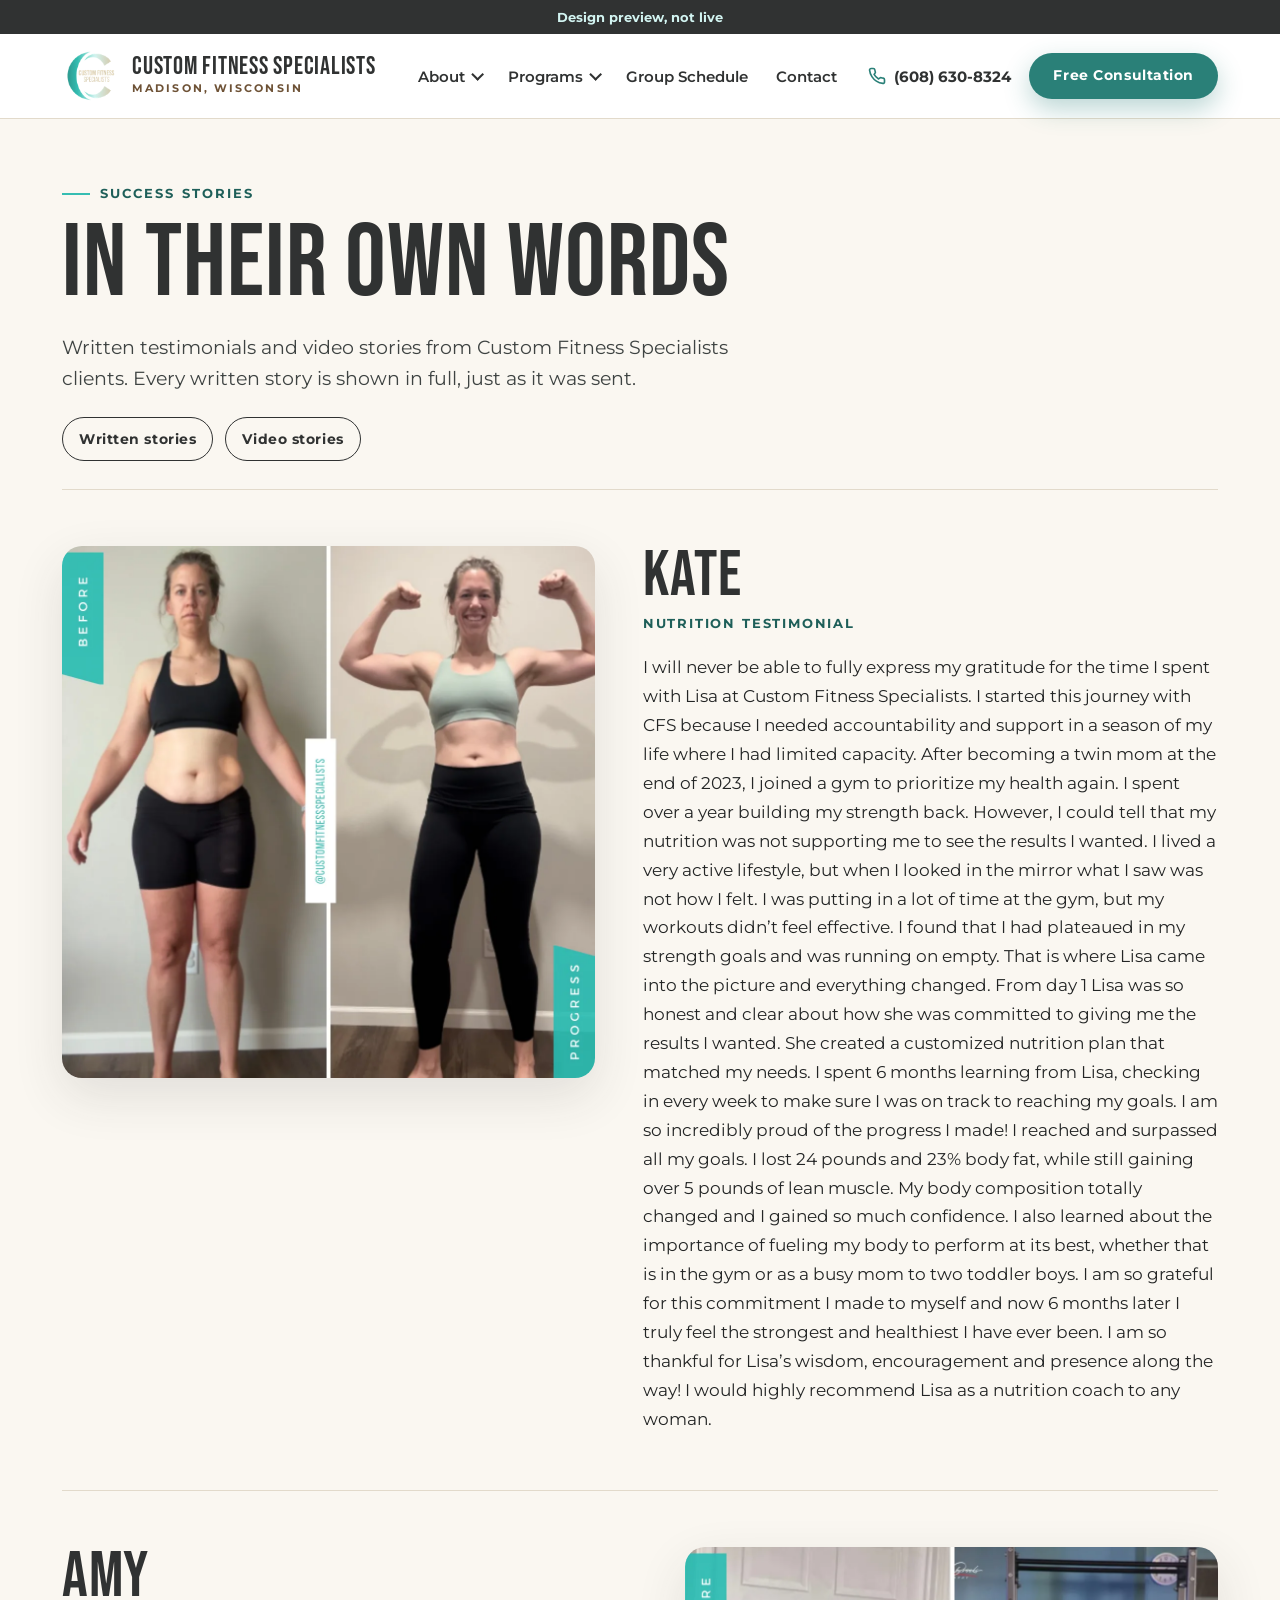
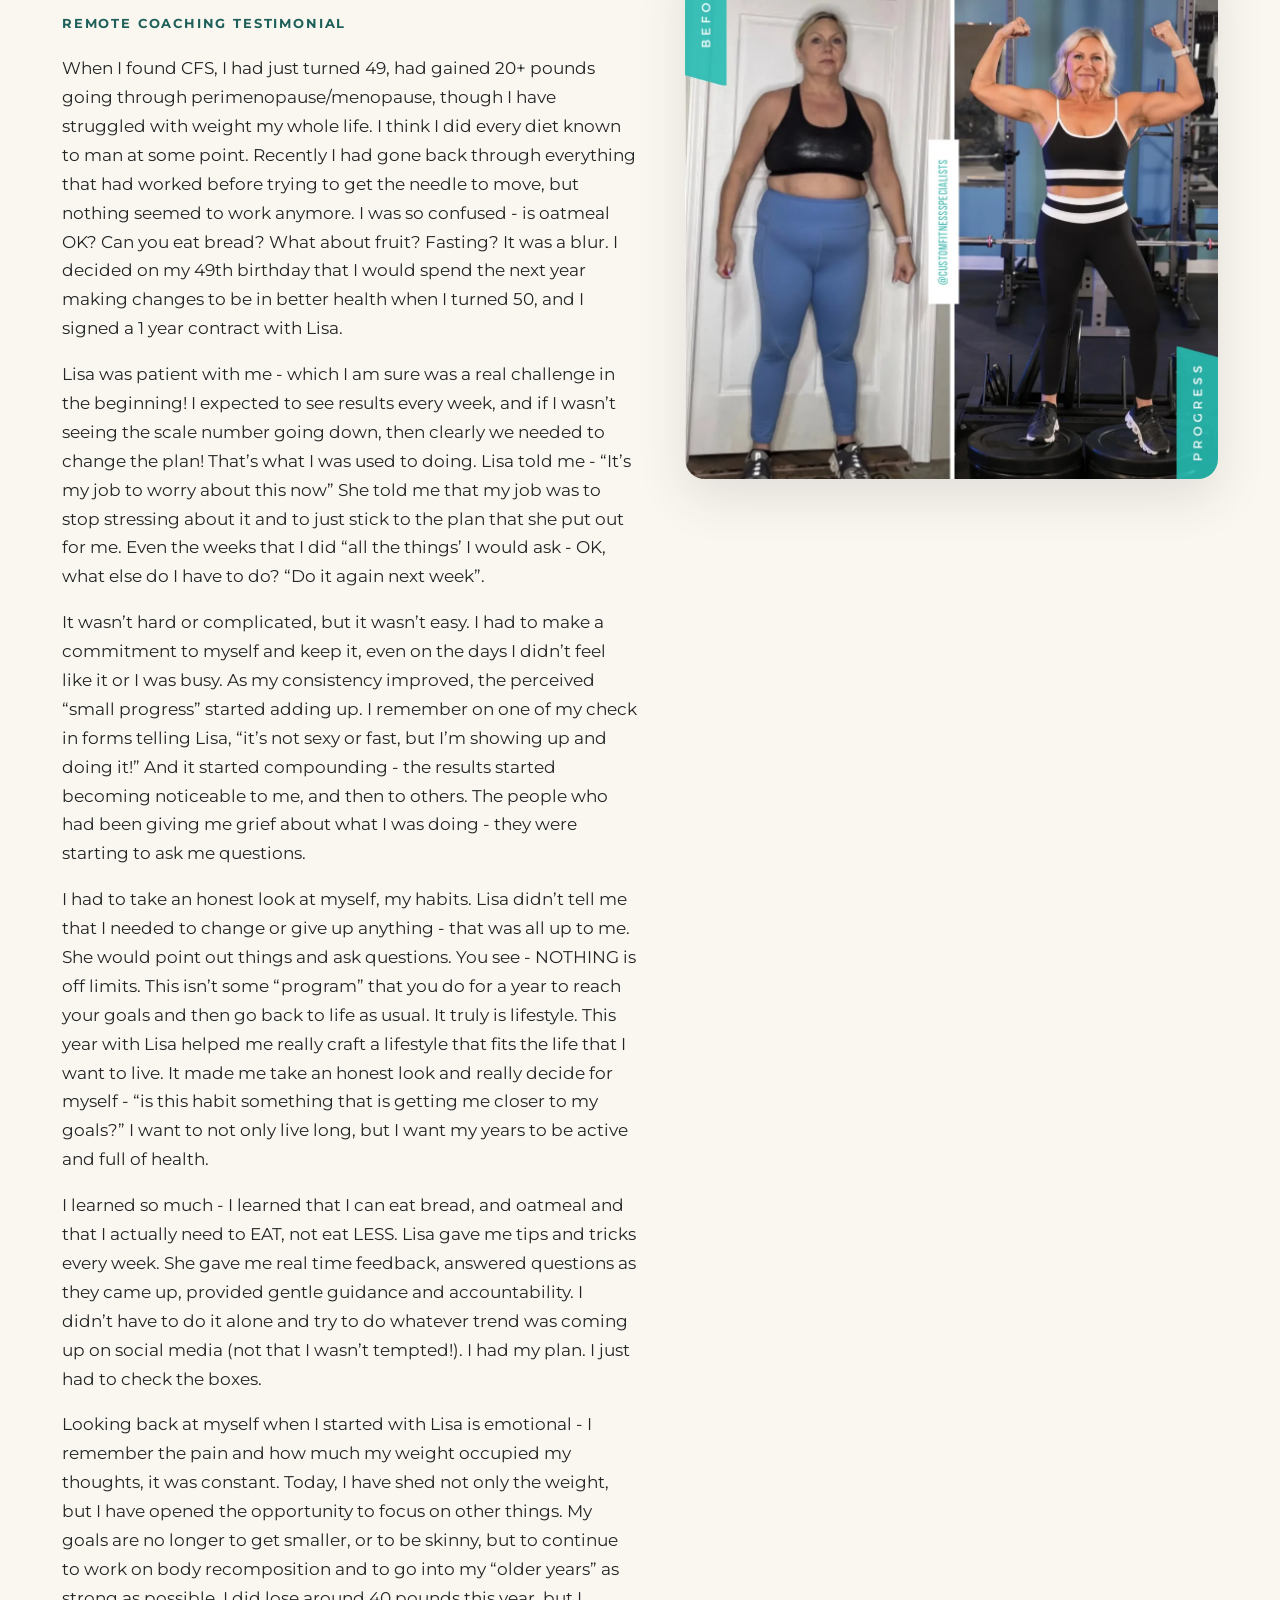
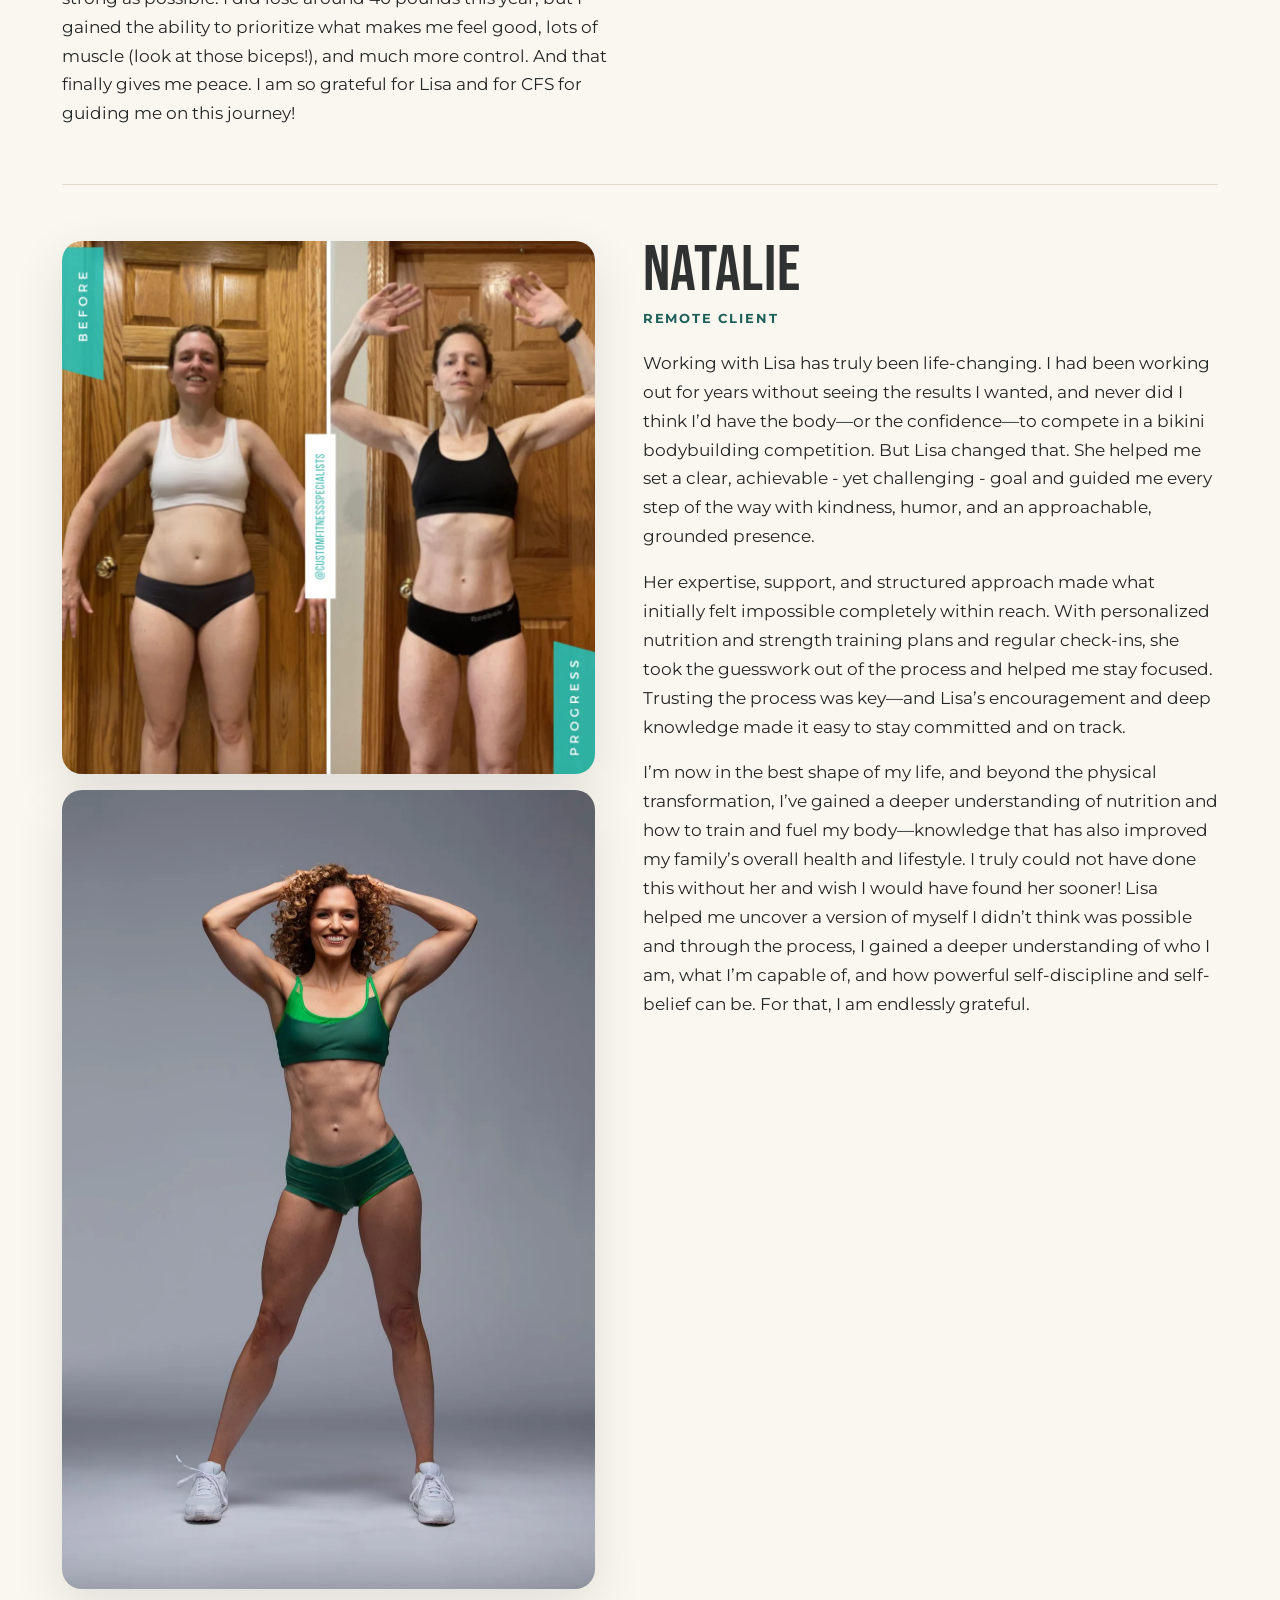
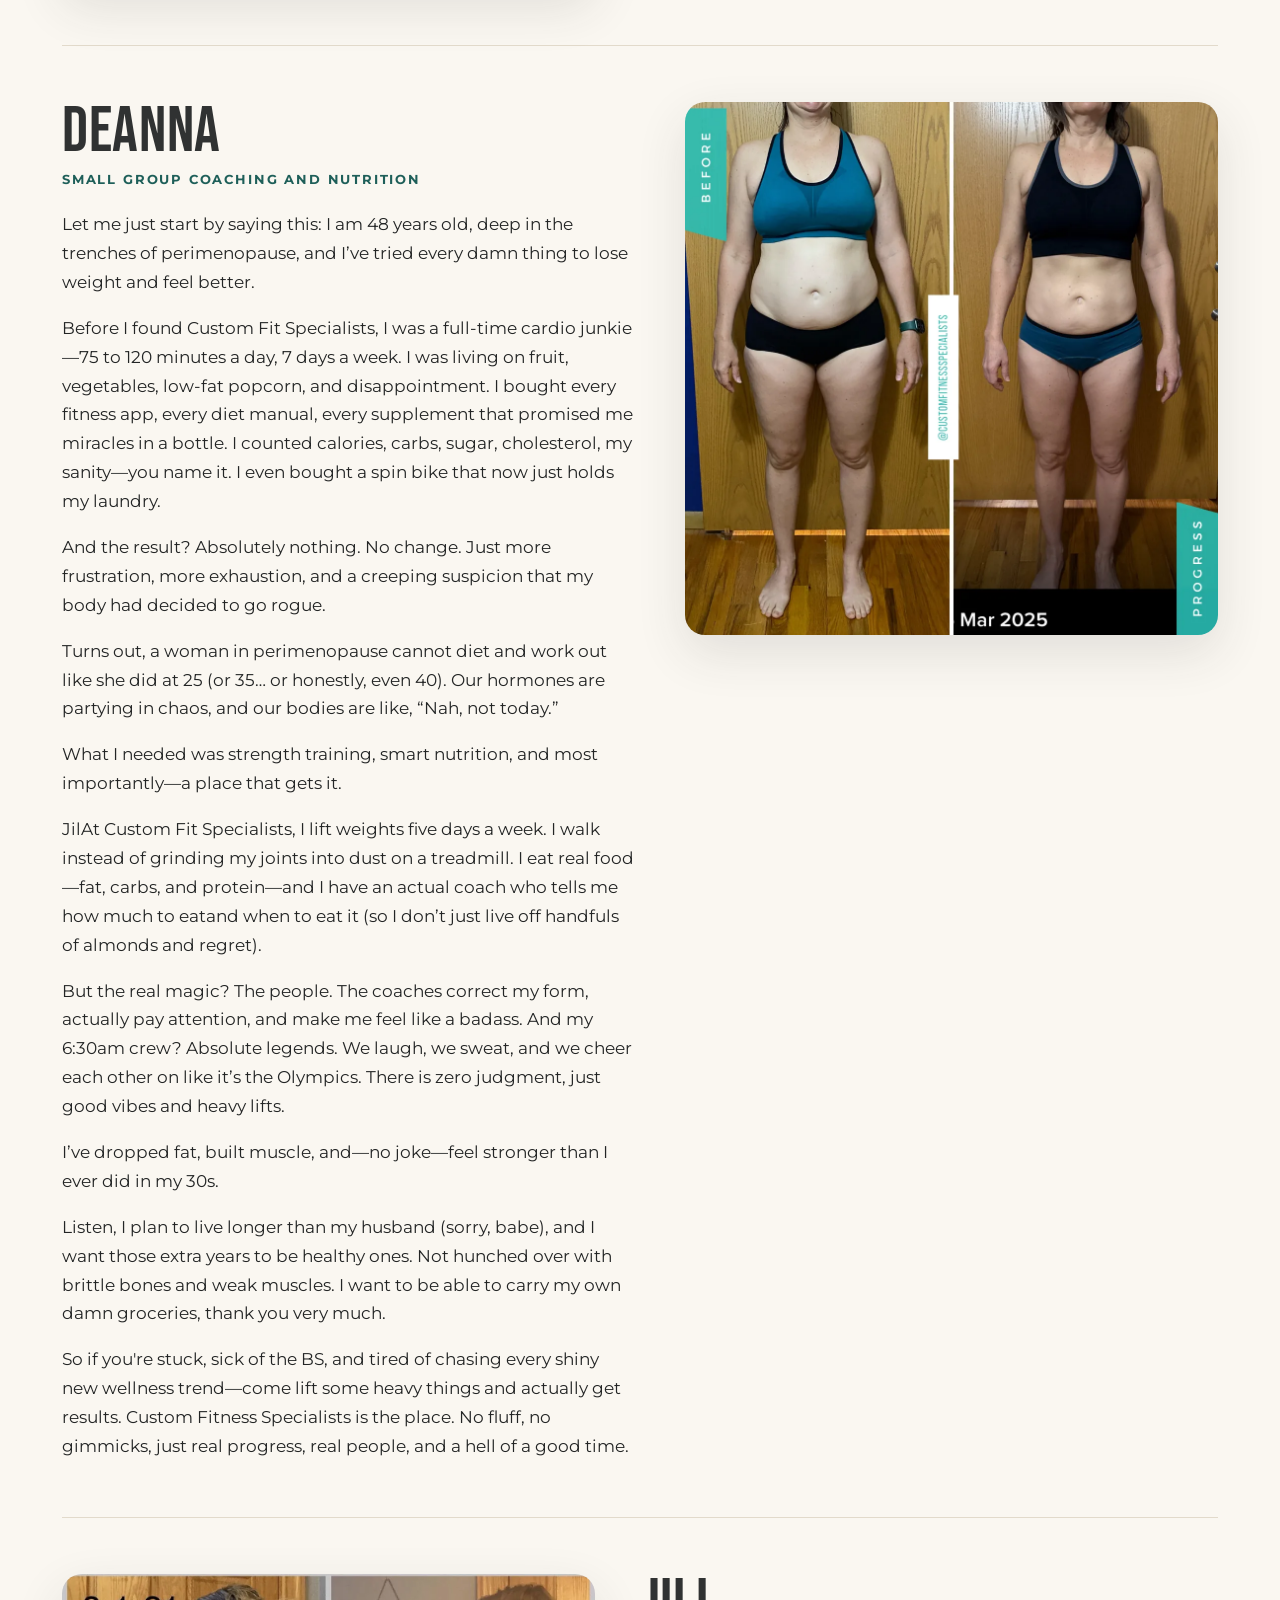
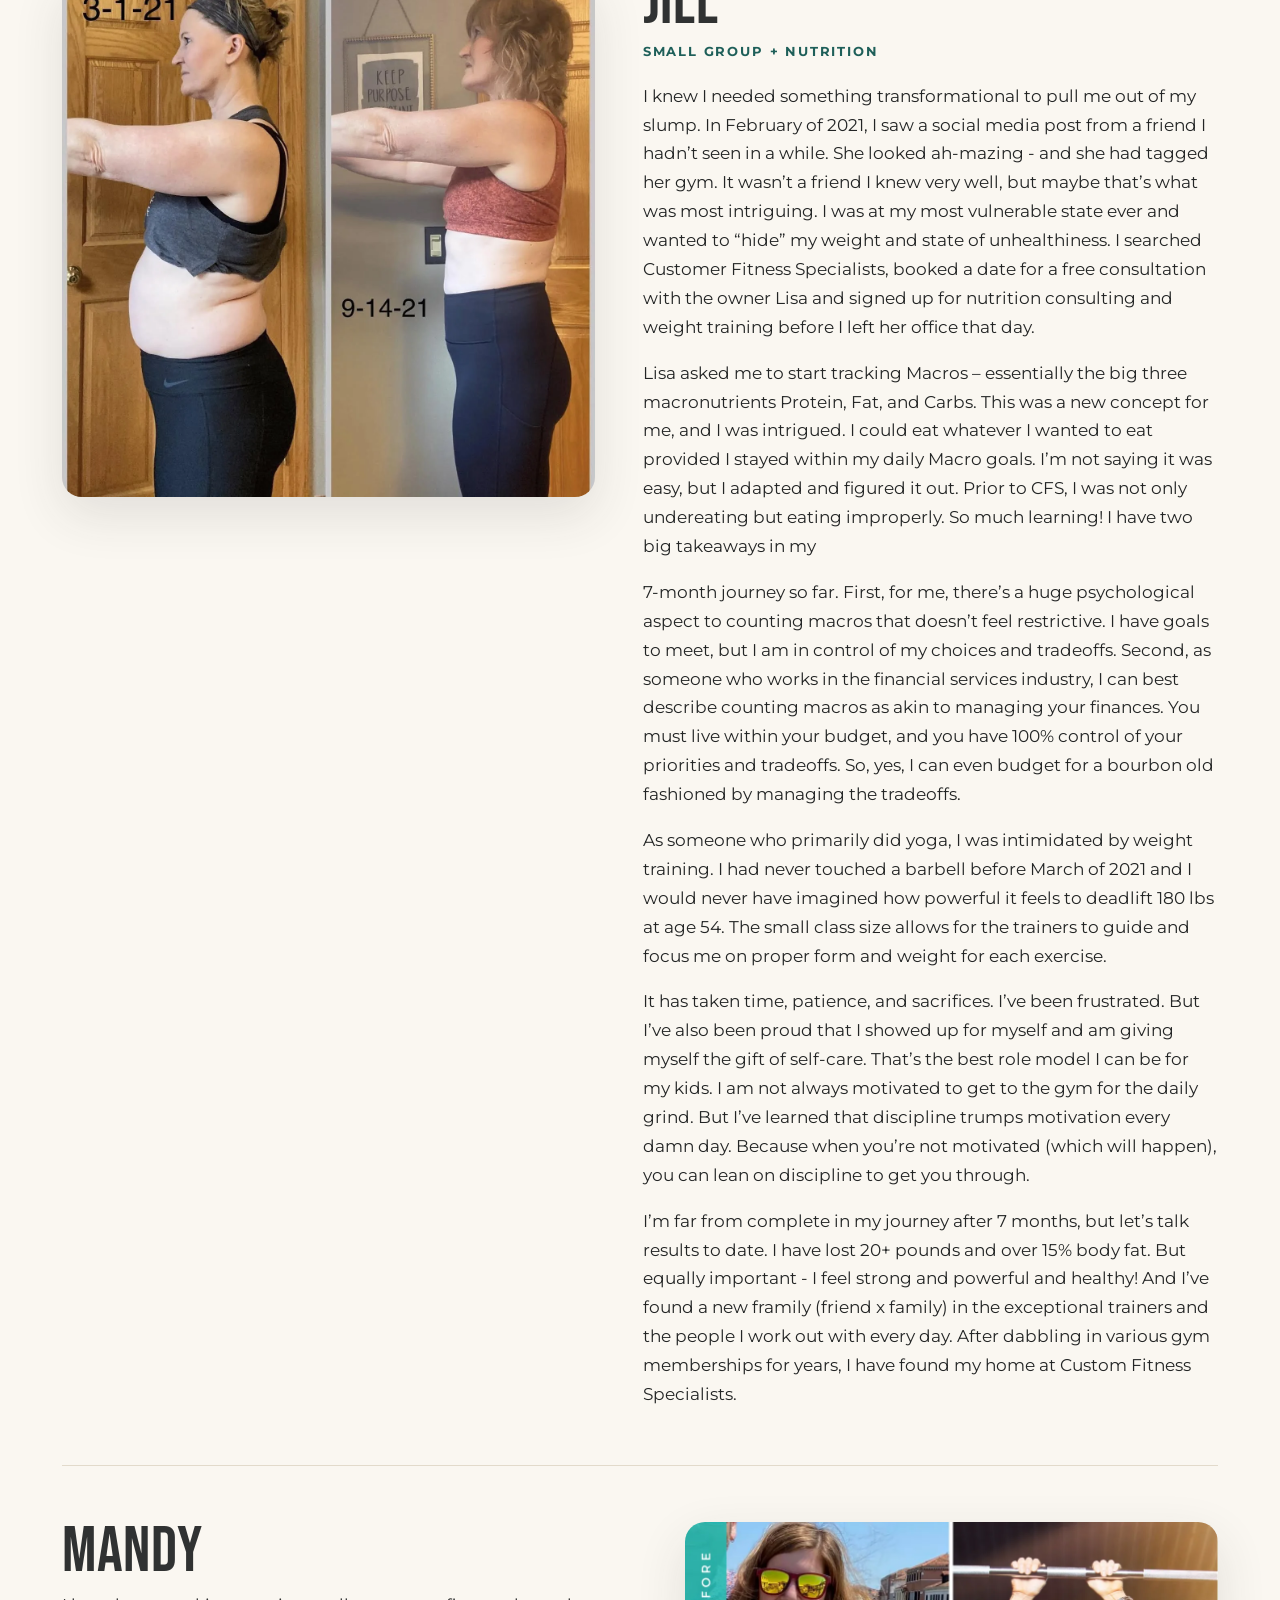
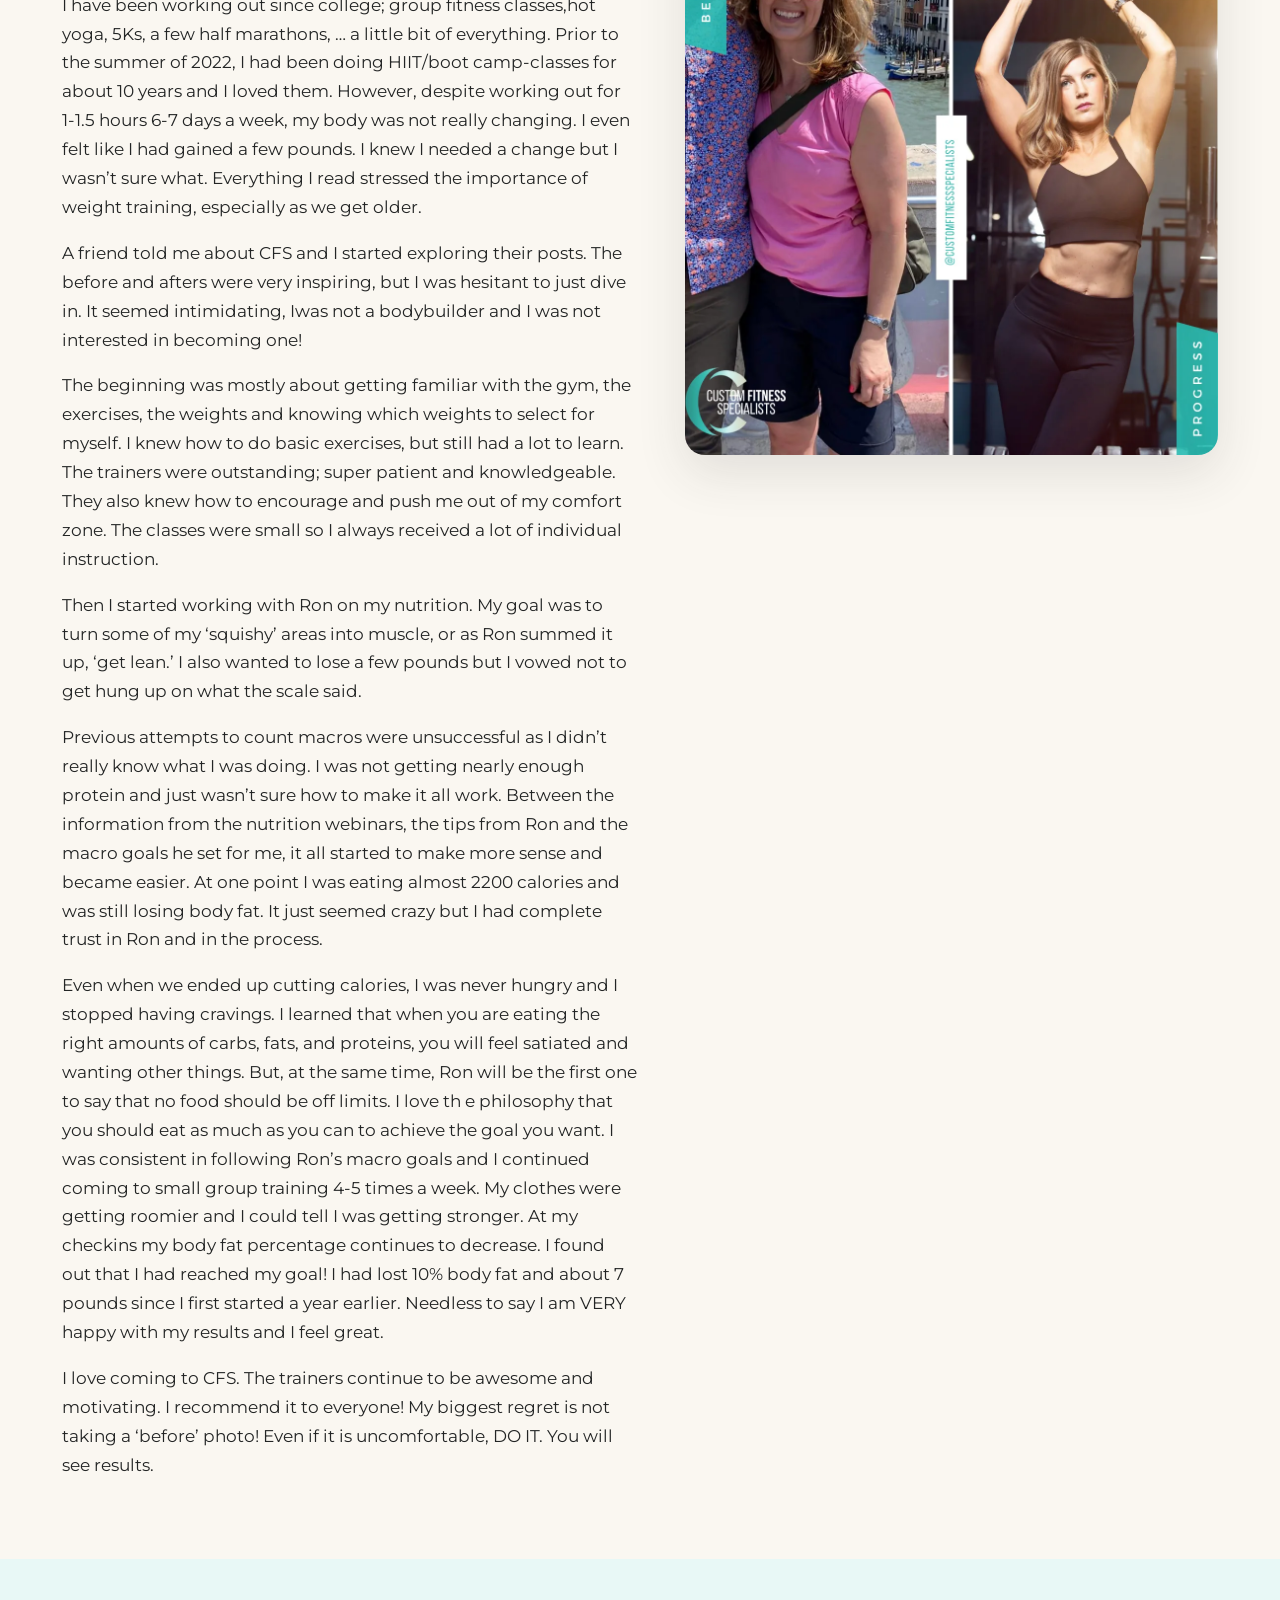
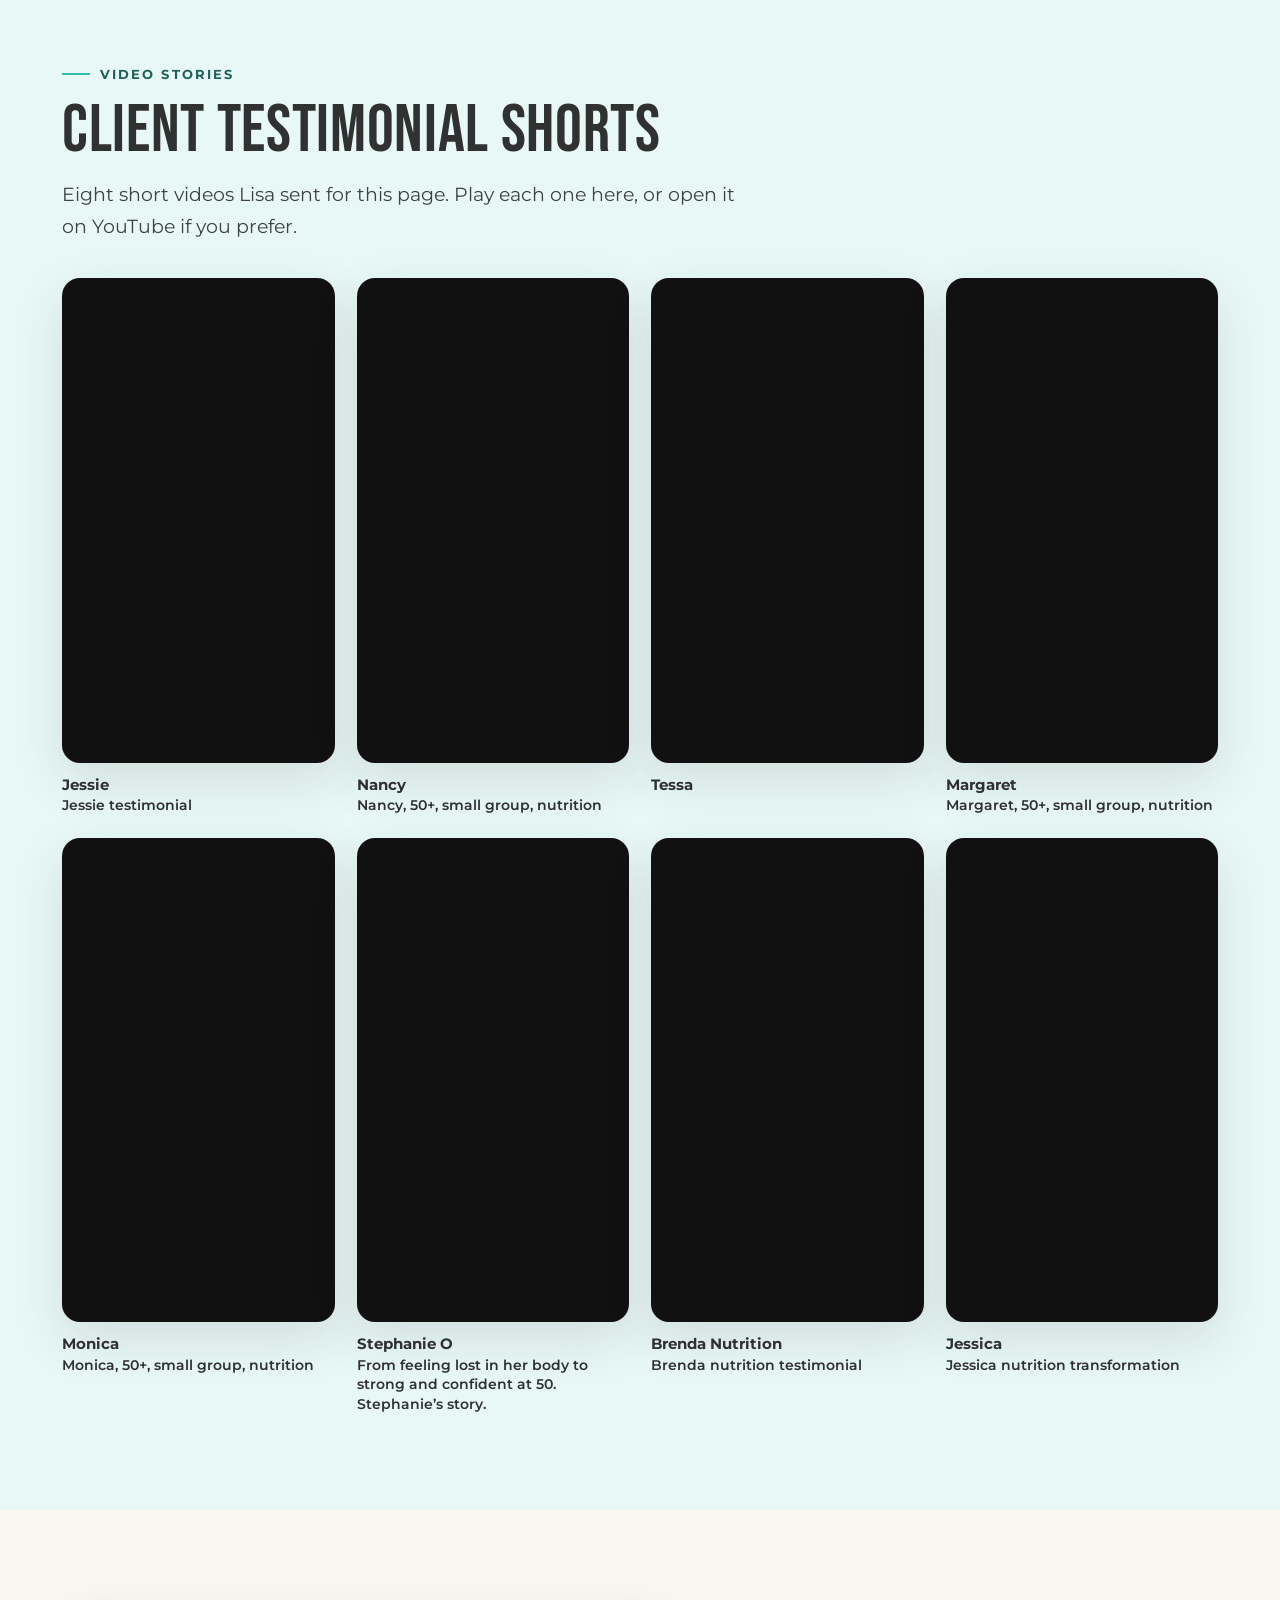
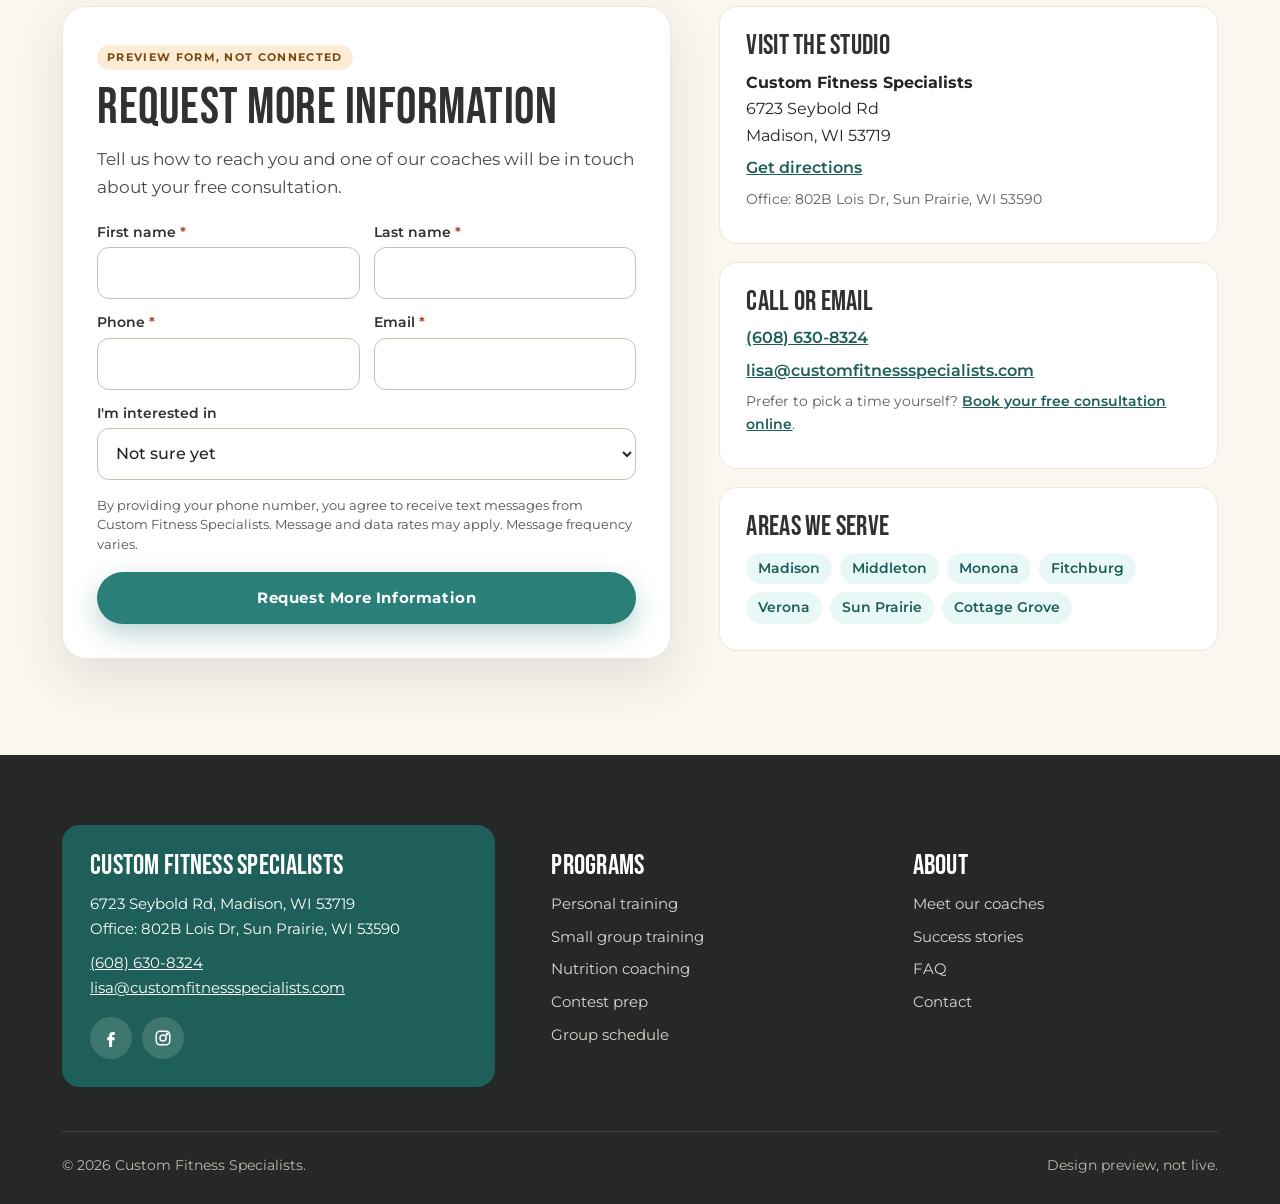
<file: testimonials/index.html>
<!DOCTYPE html>
<html lang="en">
<head>
<meta charset="utf-8">
<meta name="viewport" content="width=device-width, initial-scale=1">
<meta name="robots" content="noindex,nofollow">
<title>Success Stories | Custom Fitness Specialists</title>
<meta name="description" content="Written testimonials and video stories from Custom Fitness Specialists clients in Madison, WI, in their own words.">
<link rel="icon" href="../assets/cfs-logo-176.png">
<link rel="preload" href="../fonts/bebas-neue-400.woff2" as="font" type="font/woff2" crossorigin>
<link rel="preload" href="../fonts/montserrat-var.woff2" as="font" type="font/woff2" crossorigin>
<link rel="stylesheet" href="../fonts/fonts.css">
<link rel="stylesheet" href="../shared/site.css">
<link rel="stylesheet" href="testimonials.css">
</head>
<body>
<div class="pv-bar"><strong>Design preview, not live</strong></div>

<header class="site">
  <div class="wrap">
    <a class="brand" href="../index.html" aria-label="Custom Fitness Specialists home">
      <img src="../assets/cfs-logo-176.png" width="58" height="58" alt="">
      <span><b>Custom Fitness Specialists</b><small>Madison, Wisconsin</small></span>
    </a>
    <nav class="main" data-nav aria-label="Main">
      <ul>
        <li class="has-sub"><a class="top" href="../index.html#coaches">About</a>
          <ul class="sub">
            <li><a href="../index.html#coaches">Meet Our Coaches</a></li>
            <li><a href="#stories">Success Stories</a></li>
            <li><a href="../index.html#faq">FAQ</a></li>
          </ul>
        </li>
        <li class="has-sub"><a class="top" href="../index.html#programs">Programs</a>
          <ul class="sub">
            <li><a href="../index.html#programs">Personal Training</a></li>
            <li><a href="../index.html#programs">Small Group Training</a></li>
            <li><a href="../index.html#programs">Nutrition Coaching</a></li>
            <li><a href="../index.html#programs">Contest Prep</a></li>
          </ul>
        </li>
        <li><a class="top" href="../index.html#pricing">Group Schedule</a></li>
        <li><a class="top" href="#visit">Contact</a></li>
      </ul>
      <a class="nav-phone" href="tel:+16086308324" aria-label="Call (608) 630-8324"><svg viewBox="0 0 24 24" fill="none" stroke="currentColor" stroke-width="2.2" stroke-linecap="round" stroke-linejoin="round" aria-hidden="true"><path d="M22 16.9v3a2 2 0 0 1-2.2 2 19.8 19.8 0 0 1-8.6-3.1 19.5 19.5 0 0 1-6-6 19.8 19.8 0 0 1-3.1-8.7A2 2 0 0 1 4.1 2h3a2 2 0 0 1 2 1.7c.1.9.3 1.8.6 2.6a2 2 0 0 1-.4 2.1L8.1 9.9a16 16 0 0 0 6 6l1.5-1.2a2 2 0 0 1 2.1-.4c.8.3 1.7.5 2.6.6a2 2 0 0 1 1.7 2z"/></svg><span class="num">(608) 630-8324</span></a>
      <a class="btn btn-primary nav-cta" href="#consult">Free Consultation</a>
    </nav>
    <button class="menu-btn" type="button" data-menu-btn aria-expanded="false" aria-label="Open menu"><span></span><span></span><span></span></button>
  </div>
</header>

<main id="top">
<section class="t-hero" id="stories">
  <div class="wrap">
    <p class="eyebrow">Success stories</p>
    <h1>In their own words</h1>
    <p class="lead">Written testimonials and video stories from Custom Fitness Specialists clients. Every written story is shown in full, just as it was sent.</p>
    <p class="jump"><a href="#written">Written stories</a> <a href="#videos">Video stories</a></p>
  </div>
</section>

<section class="t-written" id="written">
  <div class="wrap">
  <article class="t-story reveal" id="kate">
    <div class="photos">
      <img src="assets/kate.webp" width="1080" height="1080" alt="Kate&#x27;s before and progress photos from Custom Fitness Specialists" loading="eager">
    </div>
    <div class="copy">
      <h2>Kate</h2>
        <p class="role">nutrition testimonial</p>
      <div class="body">
      <p>I will never be able to fully express my gratitude for the time I spent with Lisa at Custom Fitness Specialists. I started this journey with CFS because I needed accountability and support in a season of my life where I had limited capacity. After becoming a twin mom at the end of 2023, I joined a gym to prioritize my health again. I spent over a year building my strength back. However, I could tell that my nutrition was not supporting me to see the results I wanted. I lived a very active lifestyle, but when I looked in the mirror what I saw was not how I felt. I was putting in a lot of time at the gym, but my workouts didn’t feel effective. I found that I had plateaued in my strength goals and was running on empty. That is where Lisa came into the picture and everything changed. From day 1 Lisa was so honest and clear about how she was committed to giving me the results I wanted. She created a customized nutrition plan that matched my needs. I spent 6 months learning from Lisa, checking in every week to make sure I was on track to reaching my goals. I am so incredibly proud of the progress I made! I reached and surpassed all my goals. I lost 24 pounds and 23% body fat, while still gaining over 5 pounds of lean muscle. My body composition totally changed and I gained so much confidence. I also learned about the importance of fueling my body to perform at its best, whether that is in the gym or as a busy mom to two toddler boys. I am so grateful for this commitment I made to myself and now 6 months later I truly feel the strongest and healthiest I have ever been. I am so thankful for Lisa’s wisdom, encouragement and presence along the way! I would highly recommend Lisa as a nutrition coach to any woman. </p>
      </div>
    </div>
  </article>
  <article class="t-story rev reveal" id="amy">
    <div class="photos">
      <img src="assets/amy.webp" width="1080" height="1080" alt="Amy&#x27;s before and progress photos from Custom Fitness Specialists" loading="lazy">
    </div>
    <div class="copy">
      <h2>Amy</h2>
        <p class="role">Remote coaching testimonial</p>
      <div class="body">
      <p>When I found CFS, I had just turned 49, had gained 20+ pounds going through perimenopause/menopause, though I have struggled with weight my whole life. I think I did every diet known to man at some point.  Recently I had gone back through everything that had worked before trying to get the needle to move, but nothing seemed to work anymore.  I was so confused - is oatmeal OK?  Can you eat bread?  What about fruit? Fasting?  It was a blur.  I decided on my 49th birthday that I would spend the next year making changes to be in better health when I turned 50, and I signed a 1 year contract with Lisa.</p>
      <p>Lisa was patient with me - which I am sure was a real challenge in the beginning!  I expected to see results every week, and if I wasn’t seeing the scale number going down, then clearly we needed to change the plan!  That’s what I was used to doing.  Lisa told me - “It’s my job to worry about this now”  She told me that my job was to stop stressing about it and to just stick to the plan that she put out for me.  Even the weeks that I did “all the things’ I would ask - OK, what else do I have to do? “Do it again next week”.</p>
      <p>It wasn’t hard or complicated, but it wasn’t easy.  I had to make a commitment to myself and keep it, even on the days I didn’t feel like it or I was busy.  As my consistency improved, the perceived “small progress” started adding up.  I remember on one of my check in forms telling Lisa, “it’s not sexy or fast, but I’m showing up and doing it!” And it started compounding - the results started becoming noticeable to me, and then to others.  The people who had been giving me grief about what I was doing - they were starting to ask me questions.</p>
      <p>I had to take an honest look at myself, my habits.  Lisa didn’t tell me that I needed to change or give up anything - that was all up to me. She would point out things and ask questions.  You see - NOTHING is off limits.  This isn’t some “program” that you do for a year to reach your goals and then go back to life as usual.  It truly is lifestyle.  This year with Lisa helped me really craft a lifestyle that fits the life that I want to live.  It made me take an honest look and really decide for myself  - “is this habit something that is getting me closer to my goals?”  I want to not only live long, but I want my years to be active and full of health.</p>
      <p>I learned so much -  I learned that I can eat bread, and oatmeal and that I actually need to EAT, not eat LESS.  Lisa gave me tips and tricks every week.  She gave me real time feedback, answered questions as they came up, provided gentle guidance and accountability.  I didn’t have to do it alone and try to do whatever trend was coming up on social media (not that I wasn’t tempted!).  I had my plan.  I just had to check the boxes.</p>
      <p>Looking back at myself when I started with Lisa is emotional - I remember the pain and how much my weight occupied my thoughts, it was constant. Today, I have shed not only the weight, but I have opened the opportunity to focus on other things.  My goals are no longer to get smaller, or to be skinny, but to continue to work on body recomposition and to go into my “older years” as strong as possible.  I did lose around 40 pounds this year, but I gained the ability to prioritize what makes me feel good, lots of muscle (look at those biceps!), and much more control.   And that finally gives me peace.  I am so grateful for Lisa and for CFS for guiding me on this journey!</p>
      </div>
    </div>
  </article>
  <article class="t-story reveal" id="natalie">
    <div class="photos">
      <img src="assets/natalie-progress.webp" width="1080" height="1080" alt="Natalie&#x27;s before and progress photos from Custom Fitness Specialists" loading="lazy">
      <img src="assets/natalie-studio.webp" width="1066" height="1600" alt="Natalie studio photo from Lisa&#x27;s testimonials document" loading="lazy">
    </div>
    <div class="copy">
      <h2>Natalie</h2>
        <p class="role">Remote Client</p>
      <div class="body">
      <p>Working with Lisa has truly been life-changing. I had been working out for years without seeing the results I wanted, and never did I think I’d have the body—or the confidence—to compete in a bikini bodybuilding competition. But Lisa changed that. She helped me set a clear, achievable - yet challenging - goal and guided me every step of the way with kindness, humor, and an approachable, grounded presence.</p>
      <p>Her expertise, support, and structured approach made what initially felt impossible completely within reach. With personalized nutrition and strength training plans and regular check-ins, she took the guesswork out of the process and helped me stay focused. Trusting the process was key—and Lisa’s encouragement and deep knowledge made it easy to stay committed and on track.</p>
      <p>I’m now in the best shape of my life, and beyond the physical transformation, I’ve gained a deeper understanding of nutrition and how to train and fuel my body—knowledge that has also improved my family’s overall health and lifestyle. I truly could not have done this without her and wish I would have found her sooner! Lisa helped me uncover a version of myself I didn’t think was possible and through the process, I gained a deeper understanding of who I am, what I’m capable of, and how powerful self-discipline and self-belief can be. For that, I am endlessly grateful.</p>
      </div>
    </div>
  </article>
  <article class="t-story rev reveal" id="deanna">
    <div class="photos">
      <img src="assets/deanna.webp" width="1080" height="1080" alt="Deanna&#x27;s before and progress photos from Custom Fitness Specialists, dated March 2025" loading="lazy">
    </div>
    <div class="copy">
      <h2>Deanna</h2>
        <p class="role">small group coaching and nutrition</p>
      <div class="body">
      <p>Let me just start by saying this: I am 48 years old, deep in the trenches of perimenopause, and I’ve tried every damn thing to lose weight and feel better.</p>
      <p>Before I found Custom Fit Specialists, I was a full-time cardio junkie—75 to 120 minutes a day, 7 days a week. I was living on fruit, vegetables, low-fat popcorn, and disappointment. I bought every fitness app, every diet manual, every supplement that promised me miracles in a bottle. I counted calories, carbs, sugar, cholesterol, my sanity—you name it. I even bought a spin bike that now just holds my laundry.</p>
      <p>And the result? Absolutely nothing. No change. Just more frustration, more exhaustion, and a creeping suspicion that my body had decided to go rogue.</p>
      <p>Turns out, a woman in perimenopause cannot diet and work out like she did at 25 (or 35… or honestly, even 40). Our hormones are partying in chaos, and our bodies are like, “Nah, not today.”</p>
      <p>What I needed was strength training, smart nutrition, and most importantly—a place that gets it.</p>
      <p>JilAt Custom Fit Specialists, I lift weights five days a week. I walk instead of grinding my joints into dust on a treadmill. I eat real food—fat, carbs, and protein—and I have an actual coach who tells me how much to eatand when to eat it (so I don’t just live off handfuls of almonds and regret).</p>
      <p>But the real magic? The people. The coaches correct my form, actually pay attention, and make me feel like a badass. And my 6:30am crew? Absolute legends. We laugh, we sweat, and we cheer each other on like it’s the Olympics. There is zero judgment, just good vibes and heavy lifts.</p>
      <p>I’ve dropped fat, built muscle, and—no joke—feel stronger than I ever did in my 30s.</p>
      <p>Listen, I plan to live longer than my husband (sorry, babe), and I want those extra years to be healthy ones. Not hunched over with brittle bones and weak muscles. I want to be able to carry my own damn groceries, thank you very much.</p>
      <p>So if you&#x27;re stuck, sick of the BS, and tired of chasing every shiny new wellness trend—come lift some heavy things and actually get results. Custom Fitness Specialists is the place. No fluff, no gimmicks, just real progress, real people, and a hell of a good time.</p>
      </div>
    </div>
  </article>
  <article class="t-story reveal" id="jill">
    <div class="photos">
      <img src="assets/jill.webp" width="1320" height="1295" alt="Jill&#x27;s side-by-side photos from Custom Fitness Specialists, dated March 1, 2021 and September 14, 2021" loading="lazy">
    </div>
    <div class="copy">
      <h2>Jill</h2>
        <p class="role">small group + nutrition</p>
      <div class="body">
      <p>I knew I needed something transformational to pull me out of my slump. In February of 2021, I saw a social media post from a friend I hadn’t seen in a while. She looked ah-mazing - and she had tagged her gym. It wasn’t a friend I knew very well, but maybe that’s what was most intriguing. I was at my most vulnerable state ever and wanted to “hide” my weight and state of unhealthiness. I searched Customer Fitness Specialists, booked a date for a free consultation with the owner Lisa and signed up for nutrition consulting and weight training before I left her office that day.</p>
      <p>Lisa asked me to start tracking Macros – essentially the big three macronutrients Protein, Fat, and Carbs. This was a new concept for me, and I was intrigued. I could eat whatever I wanted to eat provided I stayed within my daily Macro goals. I’m not saying it was easy, but I adapted and figured it out. Prior to CFS, I was not only undereating but eating improperly. So much learning! I have two big takeaways in my </p>
      <p>7-month journey so far. First, for me, there’s a huge psychological aspect to counting macros that doesn’t feel restrictive. I have goals to meet, but I am in control of my choices and tradeoffs. Second, as someone who works in the financial services industry, I can best describe counting macros as akin to managing your finances. You must live within your budget, and you have 100% control of your priorities and tradeoffs. So, yes, I can even budget for a bourbon old fashioned by managing the tradeoffs.</p>
      <p>As someone who primarily did yoga, I was intimidated by weight training. I had never touched a barbell before March of 2021 and I would never have imagined how powerful it feels to deadlift 180 lbs at age 54. The small class size allows for the trainers to guide and focus me on proper form and weight for each exercise.</p>
      <p>It has taken time, patience, and sacrifices. I’ve been frustrated. But I’ve also been proud that I showed up for myself and am giving myself the gift of self-care. That’s the best role model I can be for my kids. I am not always motivated to get to the gym for the daily grind. But I’ve learned that discipline trumps motivation every damn day. Because when you’re not motivated (which will happen), you can lean on discipline to get you through.</p>
      <p>I’m far from complete in my journey after 7 months, but let’s talk results to date. I have lost 20+ pounds and over 15% body fat. But equally important - I feel strong and powerful and healthy! And I’ve found a new framily (friend x family) in the exceptional trainers and the people I work out with every day. After dabbling in various gym memberships for years, I have found my home at Custom Fitness Specialists.</p>
      </div>
    </div>
  </article>
  <article class="t-story rev reveal" id="mandy">
    <div class="photos">
      <img src="assets/mandy.webp" width="1080" height="1080" alt="Mandy&#x27;s before and progress photos from Custom Fitness Specialists" loading="lazy">
    </div>
    <div class="copy">
      <h2>Mandy</h2>
      <div class="body">
      <p>I have been working out since college;  group fitness classes,hot yoga, 5Ks, a few half marathons, … a little bit of everything.  Prior to the summer of 2022, I had been doing HIIT/boot camp-classes for about 10 years and I loved them.  However, despite working out for 1-1.5 hours 6-7 days a week, my body was not really changing.  I even felt like I had gained a few pounds.  I knew I needed a change but I wasn’t sure what. Everything I read stressed the importance of weight training, especially as we get older.</p>
      <p>A friend told me about CFS and I started exploring their posts. The before and afters were very inspiring, but I was hesitant to just dive in. It seemed intimidating, Iwas not a bodybuilder and I was not interested in becoming one! </p>
      <p>The beginning was mostly about getting familiar with the gym, the exercises, the weights and knowing which weights to select for myself.  I knew how to do basic exercises, but still had a lot to learn. The trainers were outstanding; super patient and knowledgeable. They also knew how to encourage and push me out of my comfort zone. The classes were small so I always received a lot of individual instruction.</p>
      <p>Then I started working with Ron on my nutrition.  My goal was to turn some of my ‘squishy’ areas into muscle, or as Ron summed it up, ‘get lean.’ I also wanted to lose a few pounds but I vowed not to get hung up on what the scale said.</p>
      <p> Previous attempts to count macros were unsuccessful as I didn’t really know what I was doing. I was not getting nearly enough protein and just wasn’t sure how to make it all work. Between the information from the nutrition webinars, the tips from Ron and the macro goals he set for me, it all started to make more sense and became easier.  At one point I was eating almost 2200 calories and was still losing body fat.  It just seemed crazy but I had complete trust in Ron and in the process.</p>
      <p>Even when we ended up cutting calories, I was never hungry and I stopped having cravings.  I learned that when you are eating the right amounts of carbs, fats, and proteins, you will feel satiated and wanting other things.  But, at the same time, Ron will be the first one to say that no food should be off limits.  I love th e philosophy that you should eat as much as you can to achieve the goal you want.  I was consistent in following Ron’s macro goals and I continued coming to small group training 4-5 times a week.  My clothes were getting roomier and I could tell I was getting stronger.  At my checkins my body fat percentage continues to decrease.  I found out that I had reached my goal!  I had lost 10% body fat and about 7 pounds since I first started a year earlier.  Needless to say I am VERY happy with my results and I feel great.</p>
      <p>I love coming to CFS.  The trainers continue to be awesome and motivating.  I recommend it to everyone!  My biggest regret is not taking a ‘before’ photo!  Even if it is uncomfortable, DO IT.  You will see results.</p>
      </div>
    </div>
  </article>
  </div>
</section>

<section class="t-videos sec" id="videos">
  <div class="wrap">
    <p class="eyebrow">Video stories</p>
    <h2>Client testimonial shorts</h2>
    <p class="lead">Eight short videos Lisa sent for this page. Play each one here, or open it on YouTube if you prefer.</p>
    <div class="t-vid-grid">
    <figure class="t-vid reveal">
      <div class="frame">
        <iframe src="https://www.youtube-nocookie.com/embed/sGIiEYrFt3c" title="Jessie testimonial" allow="accelerometer; autoplay; clipboard-write; encrypted-media; gyroscope; picture-in-picture; web-share" allowfullscreen loading="lazy" referrerpolicy="strict-origin-when-cross-origin"></iframe>
      </div>
      <figcaption><strong>Jessie</strong> Jessie testimonial</figcaption>
    </figure>
    <figure class="t-vid reveal">
      <div class="frame">
        <iframe src="https://www.youtube-nocookie.com/embed/rs3OIKX9szA" title="Nancy, 50+, small group, nutrition" allow="accelerometer; autoplay; clipboard-write; encrypted-media; gyroscope; picture-in-picture; web-share" allowfullscreen loading="lazy" referrerpolicy="strict-origin-when-cross-origin"></iframe>
      </div>
      <figcaption><strong>Nancy</strong> Nancy, 50+, small group, nutrition</figcaption>
    </figure>
    <figure class="t-vid reveal">
      <div class="frame">
        <iframe src="https://www.youtube-nocookie.com/embed/JIo-ce8pjRo" title="Tessa" allow="accelerometer; autoplay; clipboard-write; encrypted-media; gyroscope; picture-in-picture; web-share" allowfullscreen loading="lazy" referrerpolicy="strict-origin-when-cross-origin"></iframe>
      </div>
      <figcaption><strong>Tessa</strong></figcaption>
    </figure>
    <figure class="t-vid reveal">
      <div class="frame">
        <iframe src="https://www.youtube-nocookie.com/embed/8MFsLWEqgcA" title="Margaret, 50+, small group, nutrition" allow="accelerometer; autoplay; clipboard-write; encrypted-media; gyroscope; picture-in-picture; web-share" allowfullscreen loading="lazy" referrerpolicy="strict-origin-when-cross-origin"></iframe>
      </div>
      <figcaption><strong>Margaret</strong> Margaret, 50+, small group, nutrition</figcaption>
    </figure>
    <figure class="t-vid reveal">
      <div class="frame">
        <iframe src="https://www.youtube-nocookie.com/embed/h5WxFUy5sRM" title="Monica, 50+, small group, nutrition" allow="accelerometer; autoplay; clipboard-write; encrypted-media; gyroscope; picture-in-picture; web-share" allowfullscreen loading="lazy" referrerpolicy="strict-origin-when-cross-origin"></iframe>
      </div>
      <figcaption><strong>Monica</strong> Monica, 50+, small group, nutrition</figcaption>
    </figure>
    <figure class="t-vid reveal">
      <div class="frame">
        <iframe src="https://www.youtube-nocookie.com/embed/aWUeEw8OtOA" title="From feeling lost in her body to strong and confident at 50. Stephanie’s story." allow="accelerometer; autoplay; clipboard-write; encrypted-media; gyroscope; picture-in-picture; web-share" allowfullscreen loading="lazy" referrerpolicy="strict-origin-when-cross-origin"></iframe>
      </div>
      <figcaption><strong>Stephanie O</strong> From feeling lost in her body to strong and confident at 50. Stephanie’s story.</figcaption>
    </figure>
    <figure class="t-vid reveal">
      <div class="frame">
        <iframe src="https://www.youtube-nocookie.com/embed/SoRaZu12mjQ" title="Brenda nutrition testimonial" allow="accelerometer; autoplay; clipboard-write; encrypted-media; gyroscope; picture-in-picture; web-share" allowfullscreen loading="lazy" referrerpolicy="strict-origin-when-cross-origin"></iframe>
      </div>
      <figcaption><strong>Brenda Nutrition</strong> Brenda nutrition testimonial</figcaption>
    </figure>
    <figure class="t-vid reveal">
      <div class="frame">
        <iframe src="https://www.youtube-nocookie.com/embed/Ci8gFv6XBeQ" title="Jessica nutrition transformation" allow="accelerometer; autoplay; clipboard-write; encrypted-media; gyroscope; picture-in-picture; web-share" allowfullscreen loading="lazy" referrerpolicy="strict-origin-when-cross-origin"></iframe>
      </div>
      <figcaption><strong>Jessica</strong> Jessica nutrition transformation</figcaption>
    </figure>
    </div>
  </div>
</section>

<section class="sec consult" id="consult">
  <div class="wrap">
    <form class="p-form reveal" data-preview-form novalidate action="#" method="post">
      <span class="form-flag">Preview form, not connected</span>
      <h2>Request more information</h2>
      <p class="sub">Tell us how to reach you and one of our coaches will be in touch about your free consultation.</p>
      <div class="f-grid">
        <div><label for="f-first">First name <span class="req">*</span></label><input id="f-first" name="first_name" autocomplete="given-name" required></div>
        <div><label for="f-last">Last name <span class="req">*</span></label><input id="f-last" name="last_name" autocomplete="family-name" required></div>
        <div><label for="f-phone">Phone <span class="req">*</span></label><input id="f-phone" name="phone" type="tel" autocomplete="tel" inputmode="tel" required></div>
        <div><label for="f-email">Email <span class="req">*</span></label><input id="f-email" name="email" type="email" autocomplete="email" required></div>
        <div class="full"><label for="f-prog">I'm interested in</label>
          <select id="f-prog" name="program"><option value="">Not sure yet</option><option>Personal Training</option><option>Small Group Training</option><option>Nutrition Coaching</option><option>Contest Prep</option></select></div>
      </div>
      <p class="consent">By providing your phone number, you agree to receive text messages from Custom Fitness Specialists. Message and data rates may apply. Message frequency varies.</p>
      <button class="btn btn-primary" type="submit">Request More Information</button>
      <p class="form-note" data-form-note hidden tabindex="-1">Design preview. This form isn't connected yet, so nothing was sent.</p>
    </form>
    <div class="visit reveal" id="visit">
      <div class="box">
        <h3>Visit the studio</h3>
        <p><strong>Custom Fitness Specialists</strong><br>6723 Seybold Rd<br>Madison, WI 53719</p>
        <p><a href="https://goo.gl/maps/tY7fk7usAozUa3Zv9" rel="noopener" target="_blank">Get directions</a></p>
        <p class="small">Office: 802B Lois Dr, Sun Prairie, WI 53590</p>
      </div>
      <div class="box">
        <h3>Call or email</h3>
        <p><a href="tel:+16086308324">(608) 630-8324</a></p>
        <p><a href="mailto:lisa@customfitnessspecialists.com">lisa@customfitnessspecialists.com</a></p>
        <p class="small">Prefer to pick a time yourself? <a href="https://customfitnessspecialists.com/free-consultation/" rel="noopener" target="_blank">Book your free consultation online</a>.</p>
      </div>
      <div class="box">
        <h3>Areas we serve</h3>
        <ul class="areas"><li>Madison</li><li>Middleton</li><li>Monona</li><li>Fitchburg</li><li>Verona</li><li>Sun Prairie</li><li>Cottage Grove</li></ul>
      </div>
    </div>
  </div>
</section>
</main>

<footer class="site">
  <div class="wrap">
    <div class="f-cols">
      <div class="f-card brand-card">
        <h3>Custom Fitness Specialists</h3>
        <p>6723 Seybold Rd, Madison, WI 53719<br>Office: 802B Lois Dr, Sun Prairie, WI 53590</p>
        <p><a href="tel:+16086308324">(608) 630-8324</a><br><a href="mailto:lisa@customfitnessspecialists.com">lisa@customfitnessspecialists.com</a></p>
        <div class="socials">
          <a href="https://www.facebook.com/customfitnesss/" rel="noopener" target="_blank" aria-label="Custom Fitness Specialists on Facebook"><svg viewBox="0 0 24 24" fill="currentColor" aria-hidden="true"><path d="M14 8h3V4h-3c-2.8 0-4.5 1.8-4.5 4.6V11H7v4h2.5v9h4v-9h3l.5-4h-3.5V8.8c0-.5.3-.8.5-.8z"/></svg></a>
          <a href="https://www.instagram.com/customfitnessspecialists/" rel="noopener" target="_blank" aria-label="Custom Fitness Specialists on Instagram"><svg viewBox="0 0 24 24" fill="none" stroke="currentColor" stroke-width="2" aria-hidden="true"><rect x="3" y="3" width="18" height="18" rx="5"/><circle cx="12" cy="12" r="4"/><circle cx="17.5" cy="6.5" r="1" fill="currentColor"/></svg></a>
        </div>
      </div>
      <div class="f-card">
        <h3>Programs</h3>
        <ul><li><a href="../index.html#programs">Personal training</a></li><li><a href="../index.html#programs">Small group training</a></li><li><a href="../index.html#programs">Nutrition coaching</a></li><li><a href="../index.html#programs">Contest prep</a></li><li><a href="../index.html#pricing">Group schedule</a></li></ul>
      </div>
      <div class="f-card">
        <h3>About</h3>
        <ul><li><a href="../index.html#coaches">Meet our coaches</a></li><li><a href="#stories">Success stories</a></li><li><a href="../index.html#faq">FAQ</a></li><li><a href="#visit">Contact</a></li></ul>
      </div>
    </div>
    <div class="f-base">
      <span>&copy; 2026 Custom Fitness Specialists.</span>
      <span>Design preview, not live.</span>
    </div>
  </div>
</footer>

<nav class="mbar" data-mbar aria-label="Quick actions">
  <a class="btn btn-line" href="tel:+16086308324">Call</a>
  <a class="btn btn-primary" href="#consult">Free Consultation</a>
</nav>
<script src="../shared/site.js"></script>
</body>
</html>
</file>
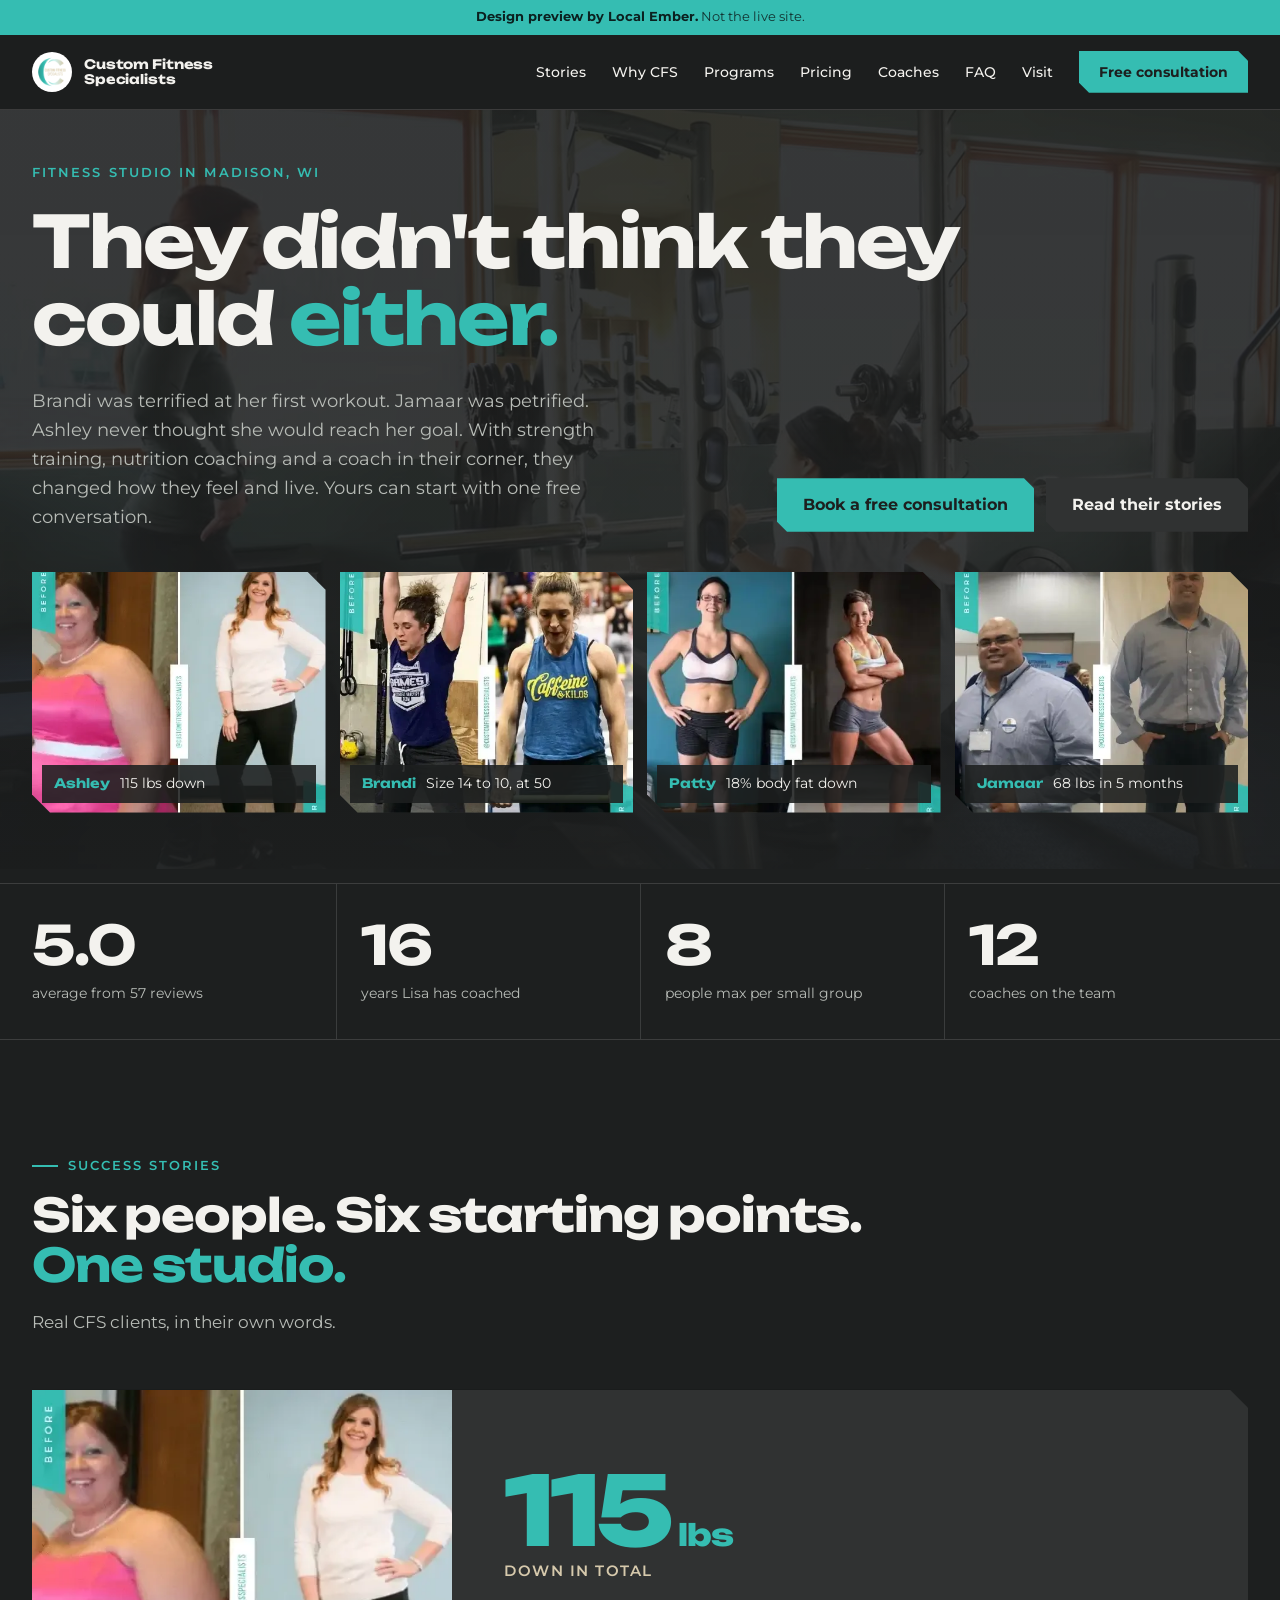
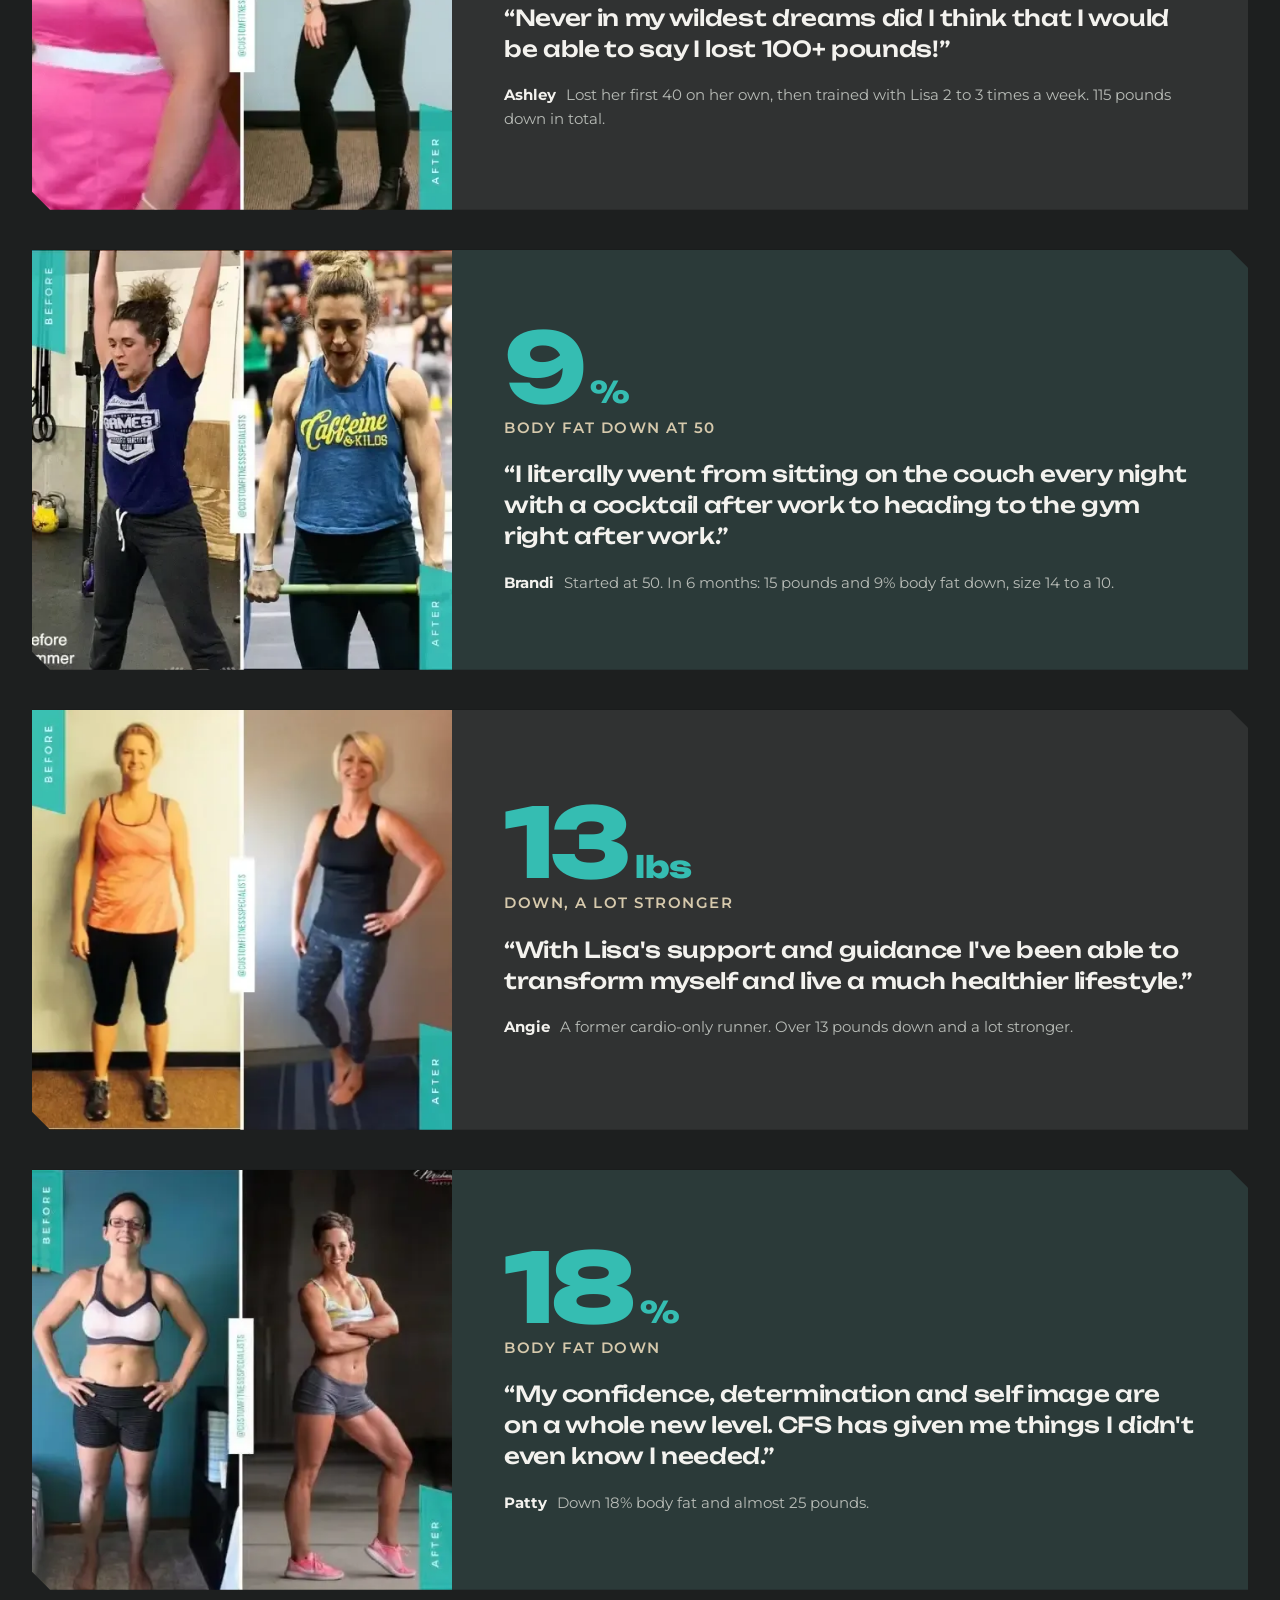
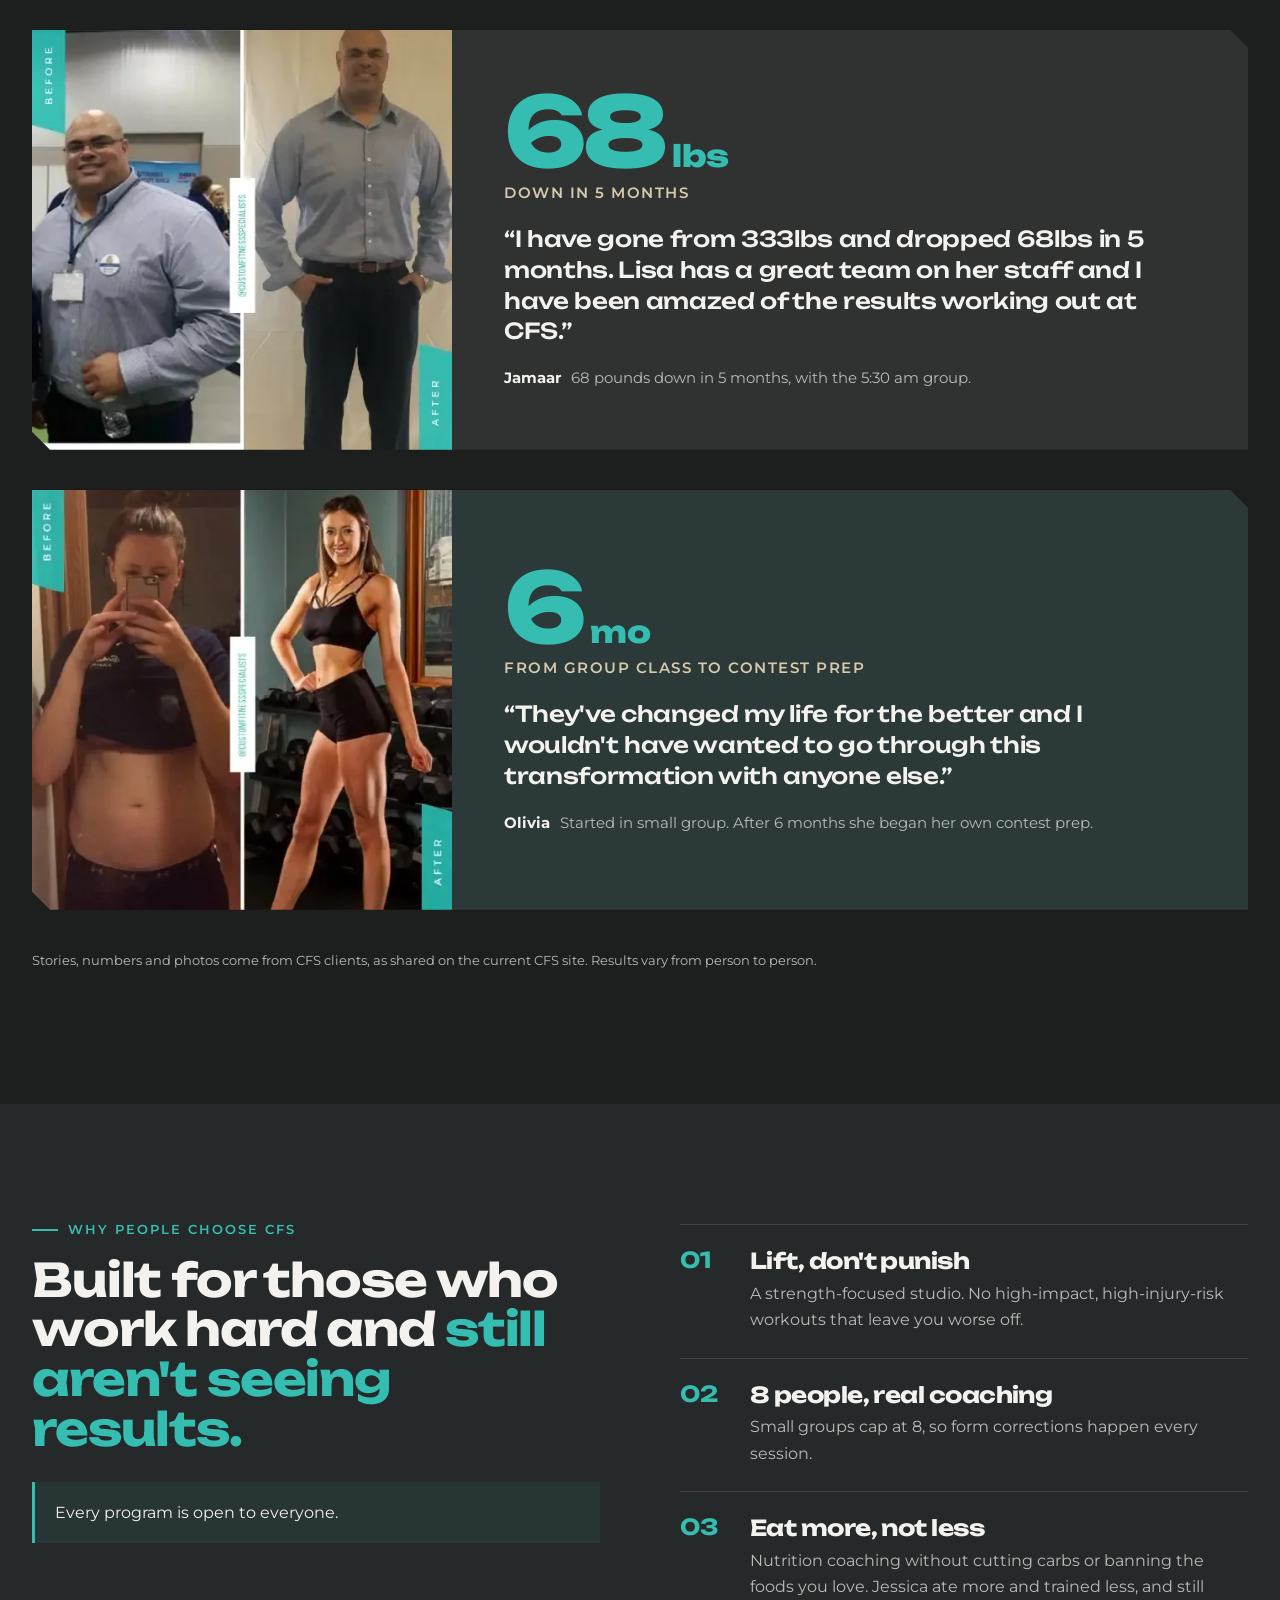
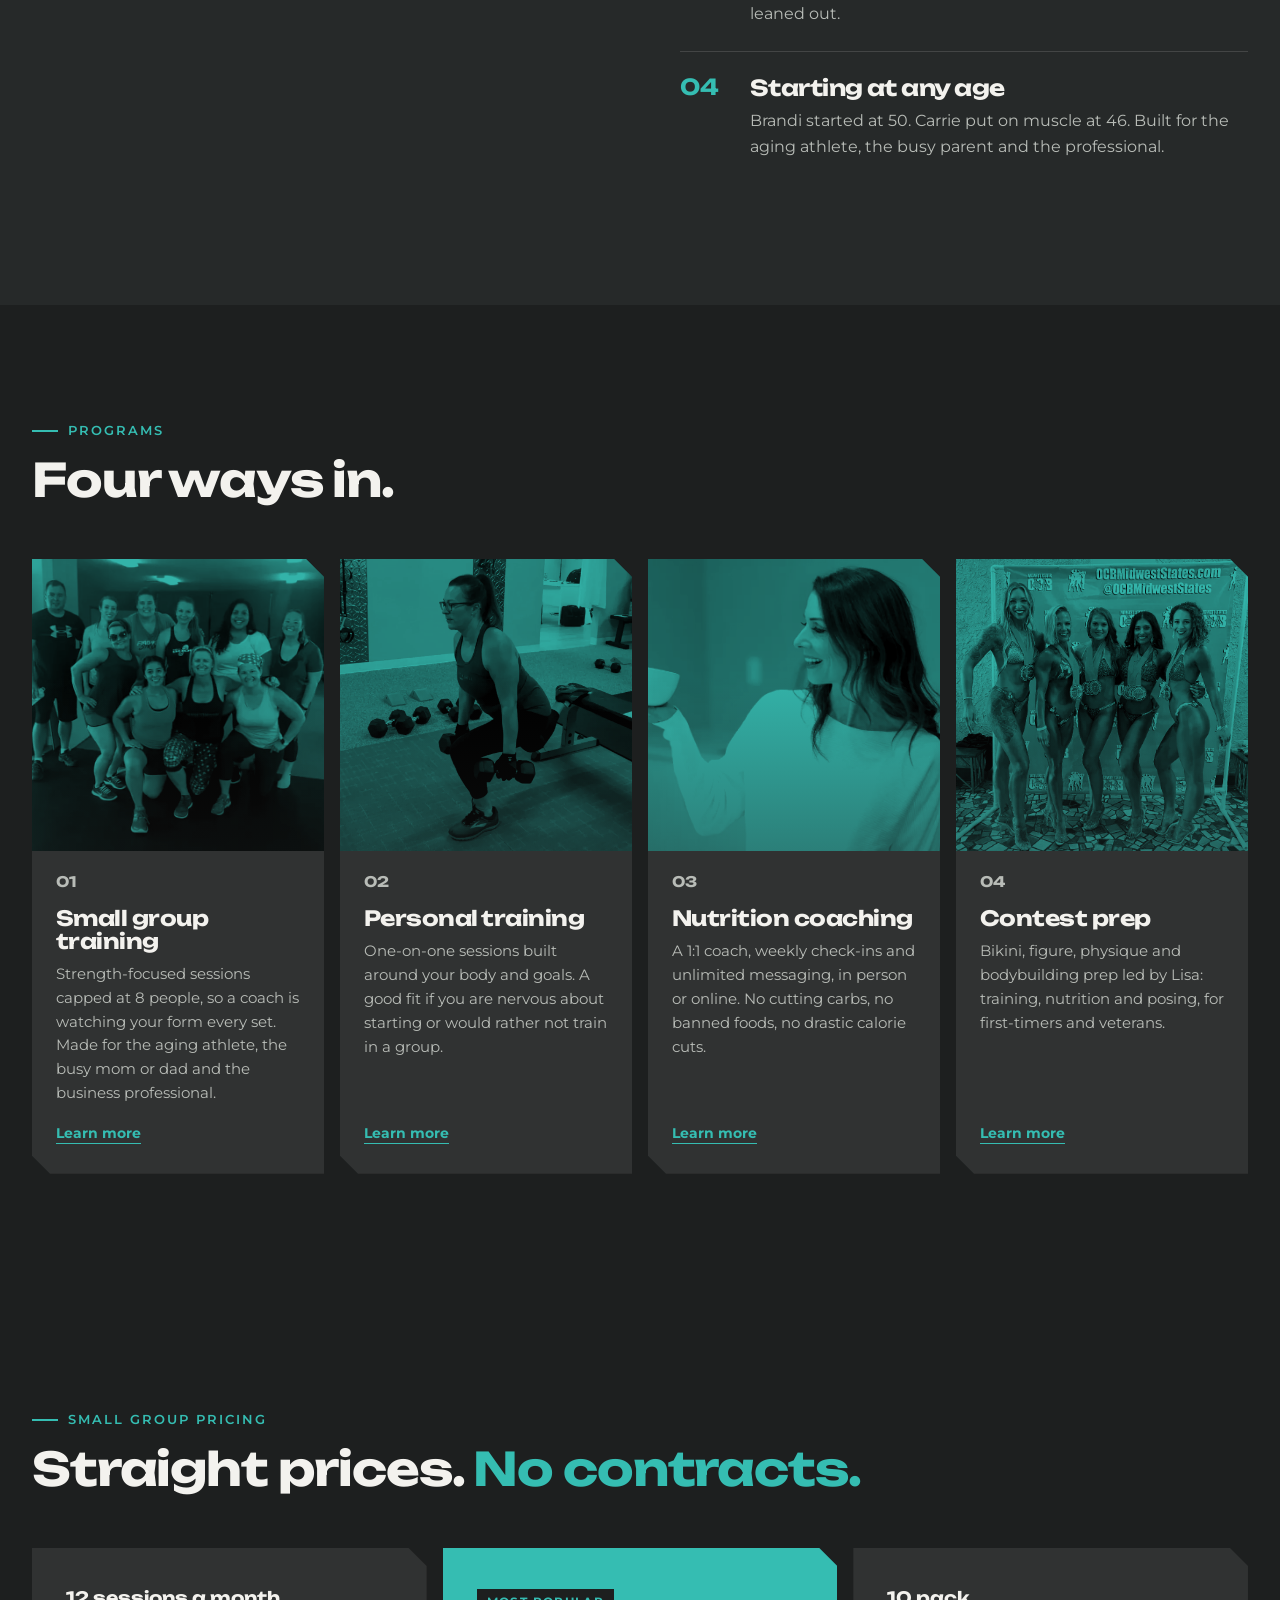
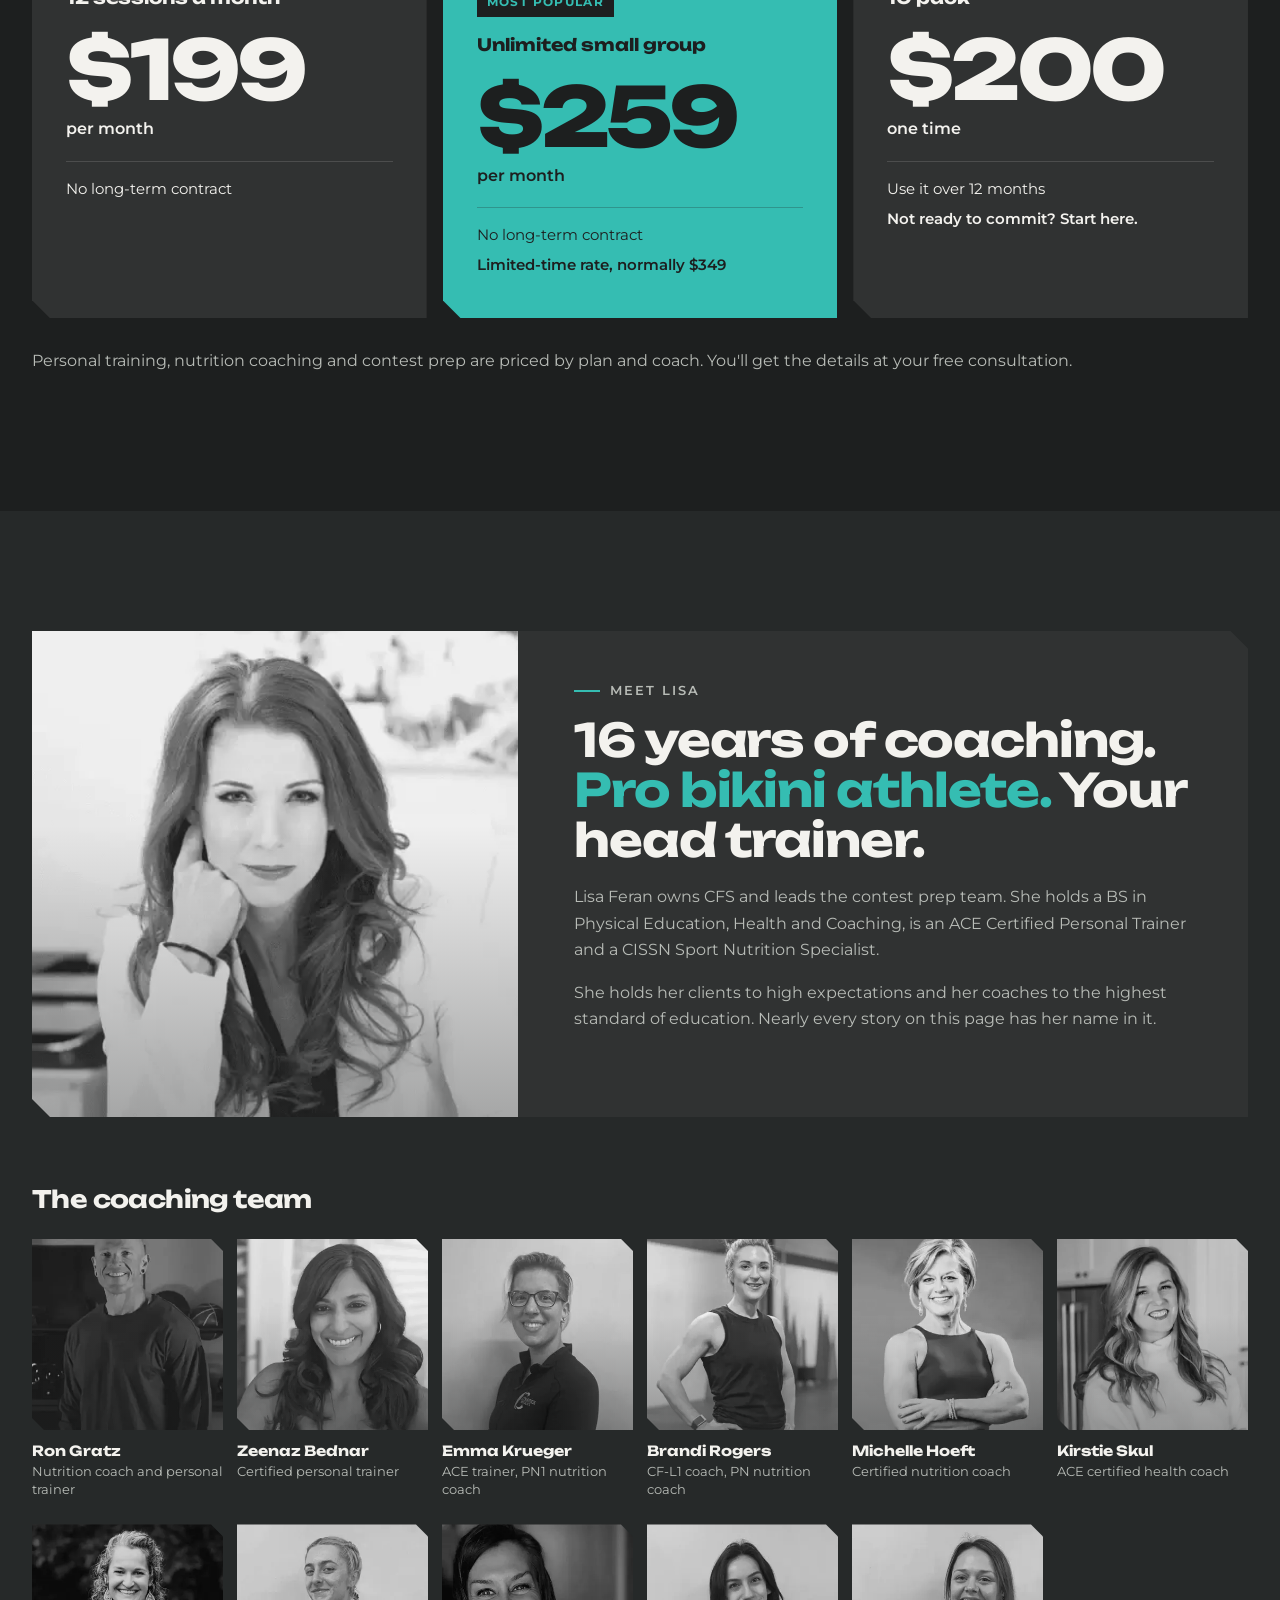
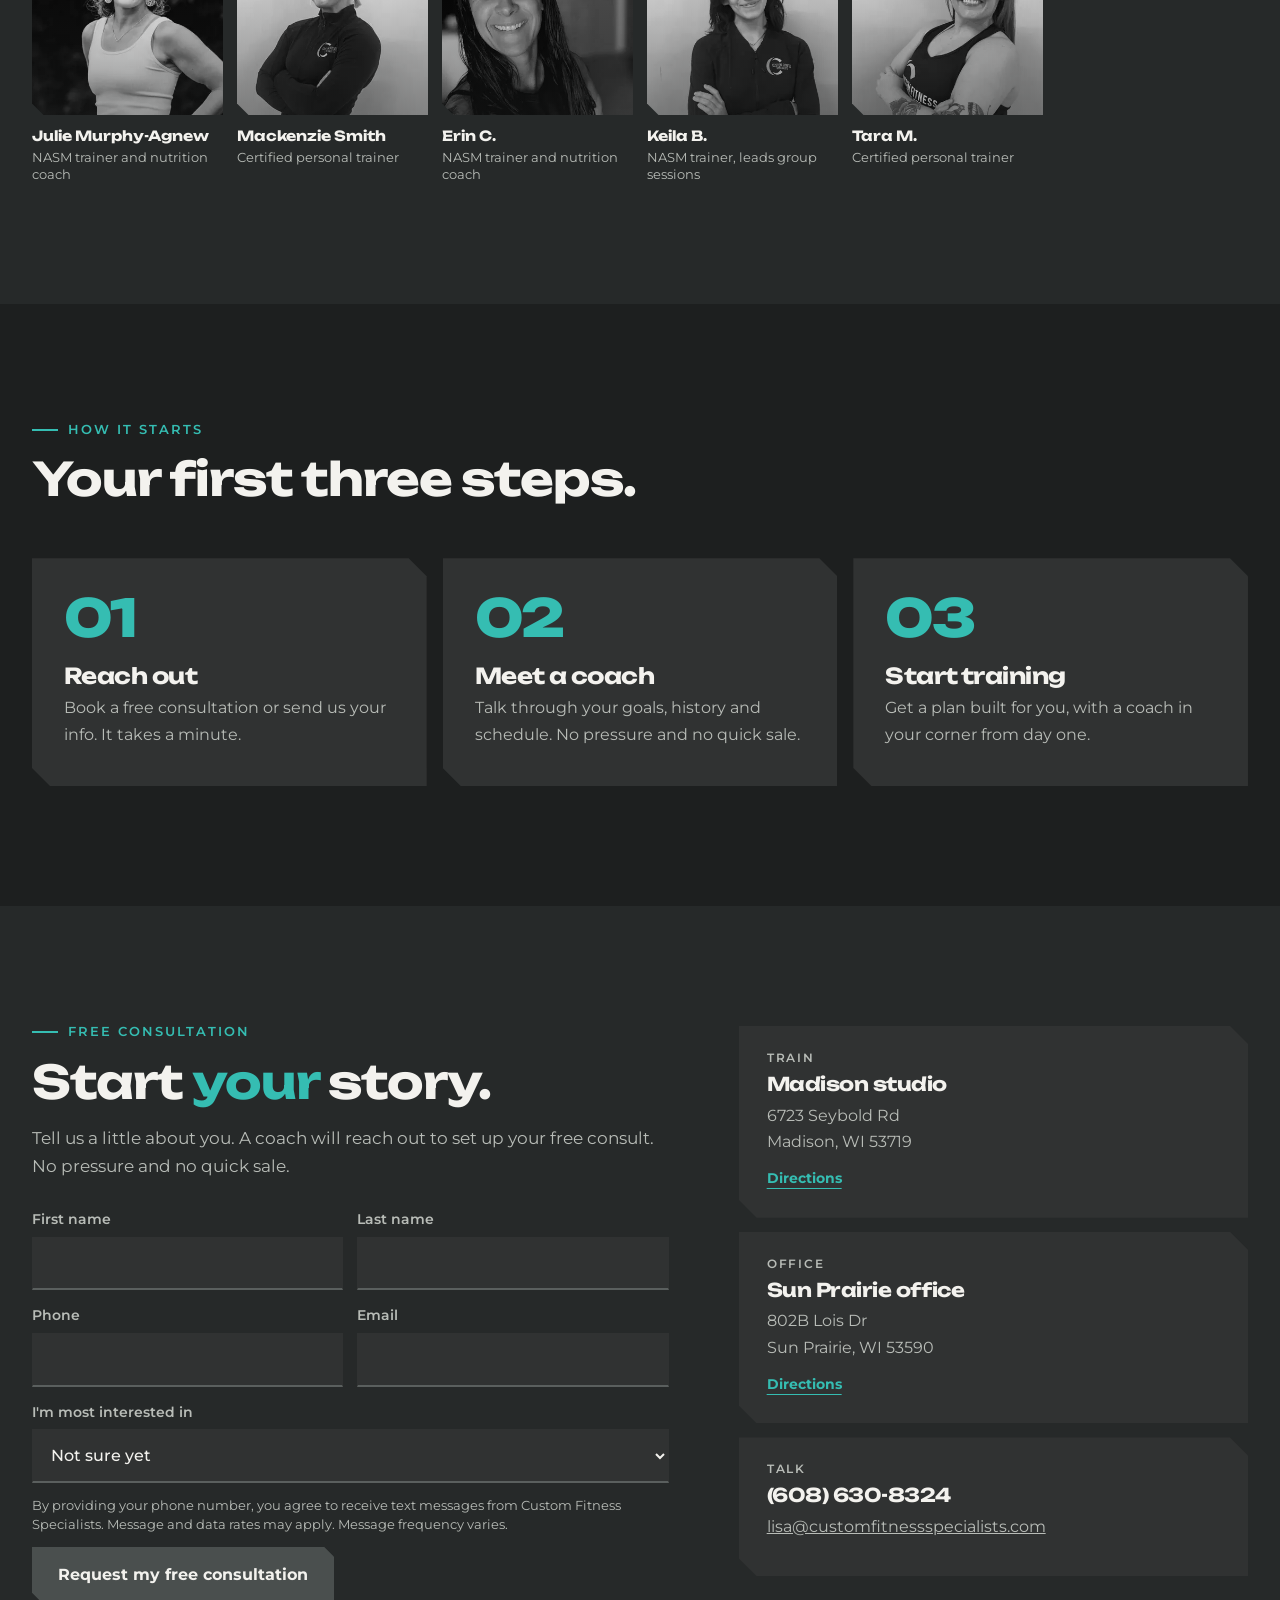
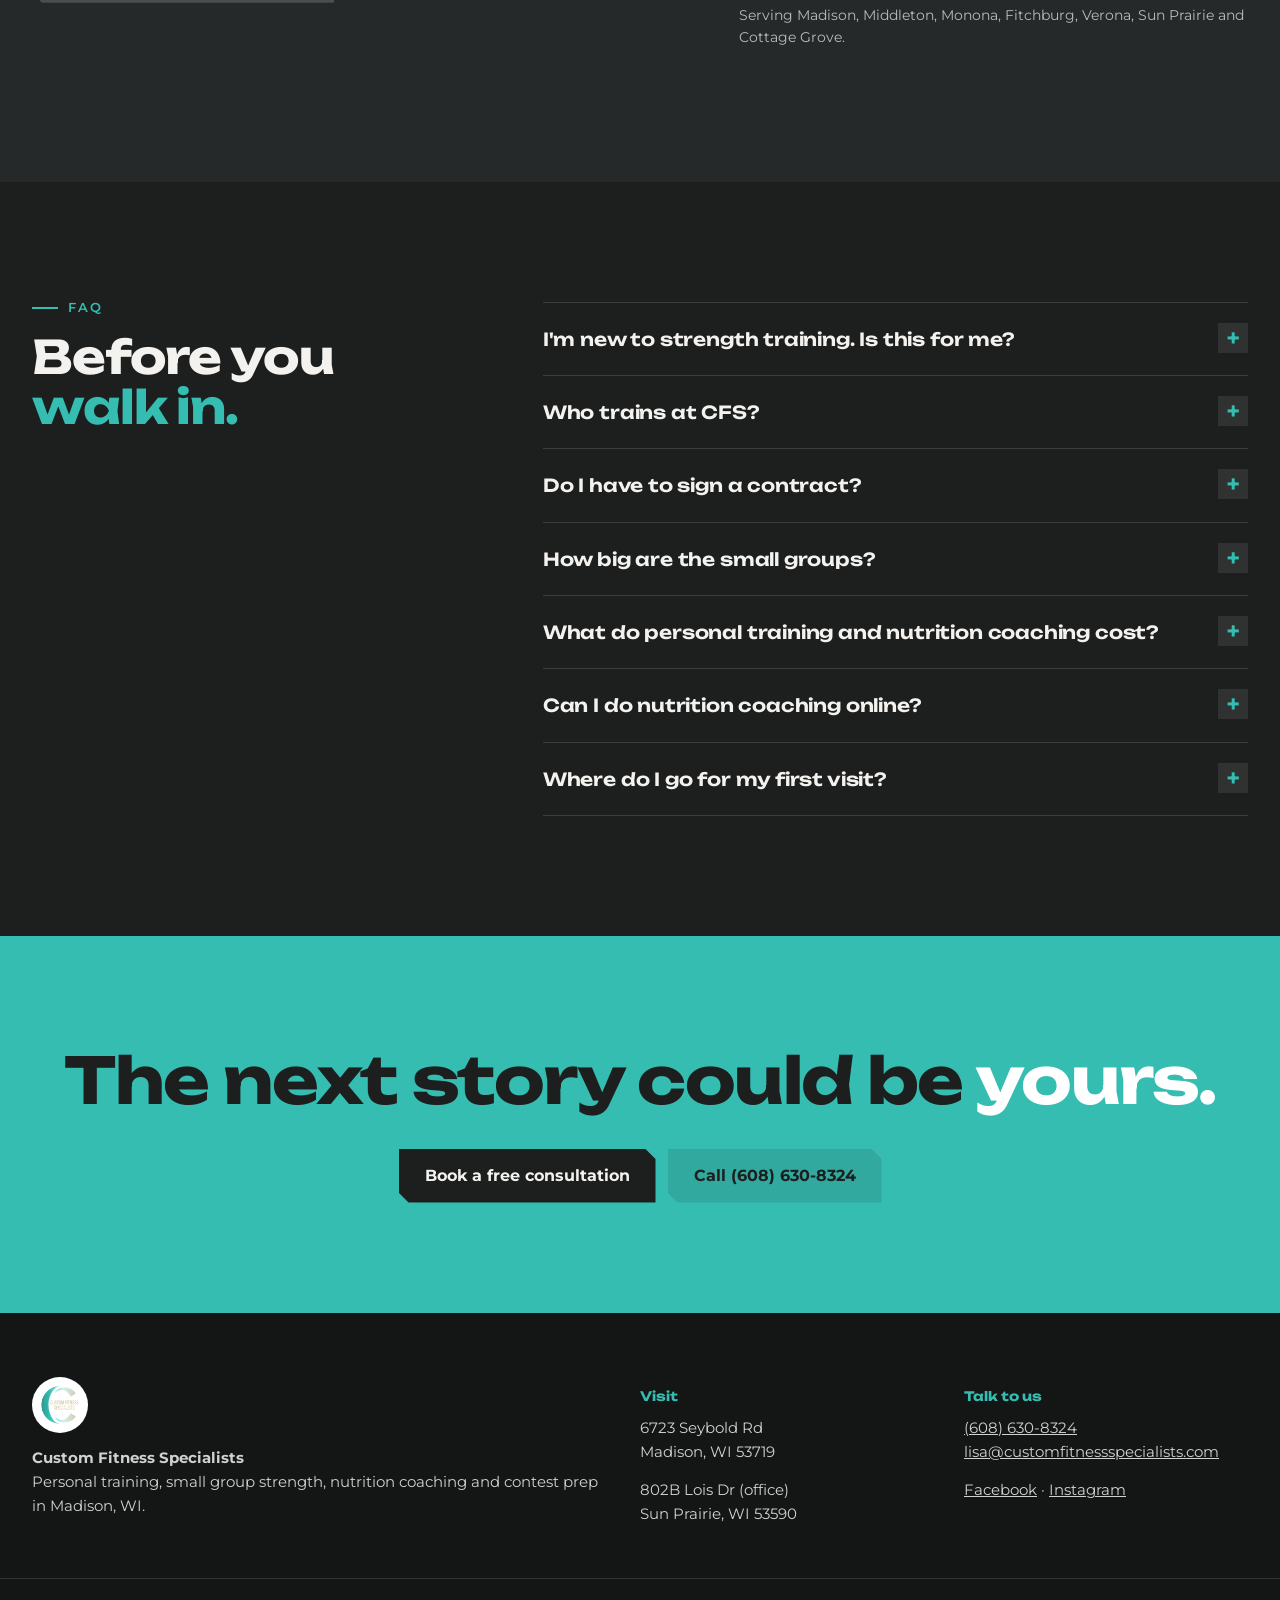
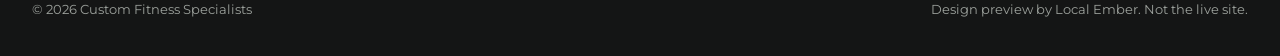
<file: their-stories/index.html>
<!doctype html><html lang="en"><head><meta charset="utf-8"><meta name="viewport" content="width=device-width, initial-scale=1">
<title>Fitness Studio in Madison, WI | Custom Fitness Specialists</title><meta name="description" content="Real CFS clients, real transformations. Strength training, nutrition coaching and small groups capped at 8 in Madison, WI. Book a free consultation."><meta name="robots" content="noindex,nofollow">
<link rel="icon" href="assets/img/cfs-logo.png"><link rel="stylesheet" href="assets/fonts.css"><link rel="stylesheet" href="assets/style.css"></head>
<body class="o3"><div class="pnote"><strong>Design preview by Local Ember.</strong> Not the live site.</div>
<header class="hdr"><div class="wrap hrow">
<a href="#top" class="brand"><img src="assets/img/cfs-logo.png" alt="" width="40" height="40"><span>Custom Fitness<br>Specialists</span></a>
<nav class="nav" data-nav aria-label="Main"><a href="#stories">Stories</a><a href="#why">Why CFS</a><a href="#programs">Programs</a><a href="#pricing">Pricing</a><a href="#team">Coaches</a><a href="#faq">FAQ</a><a href="#visit">Visit</a><a href="#consult" class="nav-cta notch-s">Free consultation</a></nav>
<button class="mbtn" data-menu-btn aria-expanded="false" aria-label="Open menu"><span></span><span></span></button>
</div></header>
<main id="top">
<section class="hero hero-v"><div class="hero-bg" aria-hidden="true"><video class="bgv" data-bgv data-base="assets/video/cfs-loop-cool" data-poster-sm="assets/video/cfs-poster-lisa-cool-720.webp" poster="assets/video/cfs-poster-lisa-cool-1280.webp" muted autoplay loop playsinline preload="metadata" disablepictureinpicture disableremoteplayback aria-hidden="true" tabindex="-1" width="1280" height="720"></video></div><div class="wrap">
  <h1><span class="h1-kicker">Fitness Studio in Madison, WI</span>They didn't think they could <em>either.</em></h1>
  <div class="hero-row">
    <p class="lede">Brandi was terrified at her first workout. Jamaar was petrified. Ashley never thought she would reach her goal. With strength training, nutrition coaching and a coach in their corner, they changed how they feel and live. Yours can start with one free conversation.</p>
    <div class="ctas" data-hero-ctas><a href="#consult" class="btn notch-s">Book a free consultation</a><a href="#stories" class="btn btn-line notch-s">Read their stories</a></div>
  </div>
  <div class="strip"><figure class="sp notch"><img src="assets/img/story-ashley.webp" alt="Ashley, before and after training at CFS"><figcaption><b>Ashley</b> 115 lbs down</figcaption></figure><figure class="sp notch"><img src="assets/img/story-brandi.webp" alt="Brandi, before and after training at CFS"><figcaption><b>Brandi</b> Size 14 to 10, at 50</figcaption></figure><figure class="sp notch"><img src="assets/img/story-patty.webp" alt="Patty, before and after training at CFS"><figcaption><b>Patty</b> 18% body fat down</figcaption></figure><figure class="sp notch"><img src="assets/img/story-jamaar.webp" alt="Jamaar, before and after training at CFS"><figcaption><b>Jamaar</b> 68 lbs in 5 months</figcaption></figure></div>
</div></section>

<section class="stats" aria-label="At a glance"><div class="wrap srow">
  <p><b><span data-count="5.0">5.0</span></b>average from 57 reviews</p>
  <p><b><span data-count="16">16</span></b>years Lisa has coached</p>
  <p><b><span data-count="8">8</span></b>people max per small group</p>
  <p><b><span data-count="12">12</span></b>coaches on the team</p>
</div></section>

<section class="stories" id="stories"><div class="wrap">
  <div class="sec-h reveal"><p class="eyebrow">Success stories</p><h2>Six people. Six starting points. <em>One studio.</em></h2><p class="sub">Real CFS clients, in their own words.</p></div>
  <div class="stack"><article class="scard notch" style="--i:0"><img src="assets/img/story-ashley.webp" alt="Ashley, before and after training at CFS" loading="lazy">
<div class="sc-body"><p class="sc-num"><span data-count="115">115</span><small>lbs</small></p><p class="sc-lead">down in total</p><blockquote>“Never in my wildest dreams did I think that I would be able to say I lost 100+ pounds!”</blockquote><p class="sc-who"><b>Ashley</b> Lost her first 40 on her own, then trained with Lisa 2 to 3 times a week. 115 pounds down in total.</p></div></article><article class="scard notch" style="--i:1"><img src="assets/img/story-brandi.webp" alt="Brandi, before and after training at CFS" loading="lazy">
<div class="sc-body"><p class="sc-num"><span data-count="9">9</span><small>%</small></p><p class="sc-lead">body fat down at 50</p><blockquote>“I literally went from sitting on the couch every night with a cocktail after work to heading to the gym right after work.”</blockquote><p class="sc-who"><b>Brandi</b> Started at 50. In 6 months: 15 pounds and 9% body fat down, size 14 to a 10.</p></div></article><article class="scard notch" style="--i:2"><img src="assets/img/story-angie.webp" alt="Angie, before and after training at CFS" loading="lazy">
<div class="sc-body"><p class="sc-num"><span data-count="13">13</span><small>lbs</small></p><p class="sc-lead">down, a lot stronger</p><blockquote>“With Lisa's support and guidance I've been able to transform myself and live a much healthier lifestyle.”</blockquote><p class="sc-who"><b>Angie</b> A former cardio-only runner. Over 13 pounds down and a lot stronger.</p></div></article><article class="scard notch" style="--i:3"><img src="assets/img/story-patty.webp" alt="Patty, before and after training at CFS" loading="lazy">
<div class="sc-body"><p class="sc-num"><span data-count="18">18</span><small>%</small></p><p class="sc-lead">body fat down</p><blockquote>“My confidence, determination and self image are on a whole new level. CFS has given me things I didn't even know I needed.”</blockquote><p class="sc-who"><b>Patty</b> Down 18% body fat and almost 25 pounds.</p></div></article><article class="scard notch" style="--i:4"><img src="assets/img/story-jamaar.webp" alt="Jamaar, before and after training at CFS" loading="lazy">
<div class="sc-body"><p class="sc-num"><span data-count="68">68</span><small>lbs</small></p><p class="sc-lead">down in 5 months</p><blockquote>“I have gone from 333lbs and dropped 68lbs in 5 months. Lisa has a great team on her staff and I have been amazed of the results working out at CFS.”</blockquote><p class="sc-who"><b>Jamaar</b> 68 pounds down in 5 months, with the 5:30 am group.</p></div></article><article class="scard notch" style="--i:5"><img src="assets/img/story-olivia.webp" alt="Olivia, before and after training at CFS" loading="lazy">
<div class="sc-body"><p class="sc-num"><span data-count="6">6</span><small>mo</small></p><p class="sc-lead">from group class to contest prep</p><blockquote>“They've changed my life for the better and I wouldn't have wanted to go through this transformation with anyone else.”</blockquote><p class="sc-who"><b>Olivia</b> Started in small group. After 6 months she began her own contest prep.</p></div></article></div>
  <p class="rnote">Stories, numbers and photos come from CFS clients, as shared on the current CFS site. Results vary from person to person.</p>
</div></section>

<section class="why" id="why"><div class="wrap why-grid">
  <div class="reveal"><p class="eyebrow">Why people choose CFS</p><h2>Built for those who work hard and <em>still aren't seeing results.</em></h2>
  <p class="men">Every program is open to everyone.</p></div>
  <ol class="why-list" data-stagger="80">
    <li class="reveal"><h3>Lift, don't punish</h3><p>A strength-focused studio. No high-impact, high-injury-risk workouts that leave you worse off.</p></li>
    <li class="reveal"><h3>8 people, real coaching</h3><p>Small groups cap at 8, so form corrections happen every session.</p></li>
    <li class="reveal"><h3>Eat more, not less</h3><p>Nutrition coaching without cutting carbs or banning the foods you love. Jessica ate more and trained less, and still leaned out.</p></li>
    <li class="reveal"><h3>Starting at any age</h3><p>Brandi started at 50. Carrie put on muscle at 46. Built for the aging athlete, the busy parent and the professional.</p></li>
  </ol>
</div></section>

<section class="programs" id="programs"><div class="wrap">
  <div class="sec-h reveal"><p class="eyebrow">Programs</p><h2>Four ways in.</h2></div>
  <div class="pgrid" data-stagger="80"><article class="pcard notch reveal"><span class="duo"><img src="assets/img/sg-flex.webp" alt="A CFS small group posing together in the studio after a session" loading="lazy"></span><div class="pc-body"><p class="idx">01</p><h3>Small group training</h3><p>Strength-focused sessions capped at 8 people, so a coach is watching your form every set. Made for the aging athlete, the busy mom or dad and the business professional.</p><a class="alink" href="https://customfitnessspecialists.com/small-group-training/">Learn more</a></div></article><article class="pcard notch reveal"><span class="duo"><img src="assets/img/pt-lunge.webp" alt="A CFS client doing a dumbbell split squat in the Madison studio" loading="lazy"></span><div class="pc-body"><p class="idx">02</p><h3>Personal training</h3><p>One-on-one sessions built around your body and goals. A good fit if you are nervous about starting or would rather not train in a group.</p><a class="alink" href="https://customfitnessspecialists.com/personal-training/">Learn more</a></div></article><article class="pcard notch reveal"><span class="duo"><img src="assets/img/nutrition.webp" alt="A CFS nutrition coach holding a bowl and smiling" loading="lazy"></span><div class="pc-body"><p class="idx">03</p><h3>Nutrition coaching</h3><p>A 1:1 coach, weekly check-ins and unlimited messaging, in person or online. No cutting carbs, no banned foods, no drastic calorie cuts.</p><a class="alink" href="https://customfitnessspecialists.com/nutrition-coaching/">Learn more</a></div></article><article class="pcard notch reveal"><span class="duo"><img src="assets/img/contest-team.webp" alt="Five CFS athletes on stage at an OCB Midwest States show" loading="lazy"></span><div class="pc-body"><p class="idx">04</p><h3>Contest prep</h3><p>Bikini, figure, physique and bodybuilding prep led by Lisa: training, nutrition and posing, for first-timers and veterans.</p><a class="alink" href="https://customfitnessspecialists.com/contest-prep/">Learn more</a></div></article></div>
</div></section>

<section class="pricing" id="pricing"><div class="wrap">
  <div class="sec-h reveal"><p class="eyebrow">Small group pricing</p><h2>Straight prices. <em>No contracts.</em></h2></div>
  <div class="prices" data-stagger="80"><div class="price notch reveal"><p class="pname">12 sessions a month</p><p class="pamt">$199</p><p class="punit">per month</p><p class="psmall">No long-term contract</p></div><div class="price notch is-feat reveal"><span class="tag">Most popular</span><p class="pname">Unlimited small group</p><p class="pamt">$259</p><p class="punit">per month</p><p class="psmall">No long-term contract</p><p class="psmall2">Limited-time rate, normally $349</p></div><div class="price notch reveal"><p class="pname">10 pack</p><p class="pamt">$200</p><p class="punit">one time</p><p class="psmall">Use it over 12 months</p><p class="psmall2">Not ready to commit? Start here.</p></div></div>
  <p class="pfoot reveal">Personal training, nutrition coaching and contest prep are priced by plan and coach. You'll get the details at your free consultation.</p>
</div></section>

<section class="team" id="team"><div class="wrap">
  <div class="lisa notch reveal">
    <span class="duo lisa-img"><img src="assets/img/lisa-bw.webp" alt="Portrait of Lisa Feran, owner and head trainer" loading="lazy"></span>
    <div class="lisa-body"><p class="eyebrow">Meet Lisa</p><h2>16 years of coaching. <em>Pro bikini athlete.</em> Your head trainer.</h2>
    <p>Lisa Feran owns CFS and leads the contest prep team. She holds a BS in Physical Education, Health and Coaching, is an ACE Certified Personal Trainer and a CISSN Sport Nutrition Specialist.</p>
    <p>She holds her clients to high expectations and her coaches to the highest standard of education. Nearly every story on this page has her name in it.</p></div>
  </div>
  <h3 class="team-h reveal">The coaching team</h3>
  <ul class="tgrid" data-stagger="40"><li class="reveal"><span class="duo"><img src="assets/img/coach-ron.webp" alt="Ron Gratz" width="360" height="360" loading="lazy"></span><span class="cn">Ron Gratz</span><span class="cr">Nutrition coach and personal trainer</span></li><li class="reveal"><span class="duo"><img src="assets/img/coach-zeenaz.webp" alt="Zeenaz Bednar" width="360" height="360" loading="lazy"></span><span class="cn">Zeenaz Bednar</span><span class="cr">Certified personal trainer</span></li><li class="reveal"><span class="duo"><img src="assets/img/coach-emma.webp" alt="Emma Krueger" width="360" height="360" loading="lazy"></span><span class="cn">Emma Krueger</span><span class="cr">ACE trainer, PN1 nutrition coach</span></li><li class="reveal"><span class="duo"><img src="assets/img/coach-brandi.webp" alt="Brandi Rogers" width="360" height="360" loading="lazy"></span><span class="cn">Brandi Rogers</span><span class="cr">CF-L1 coach, PN nutrition coach</span></li><li class="reveal"><span class="duo"><img src="assets/img/coach-michelle.webp" alt="Michelle Hoeft" width="360" height="360" loading="lazy"></span><span class="cn">Michelle Hoeft</span><span class="cr">Certified nutrition coach</span></li><li class="reveal"><span class="duo"><img src="assets/img/coach-kirstie.webp" alt="Kirstie Skul" width="360" height="360" loading="lazy"></span><span class="cn">Kirstie Skul</span><span class="cr">ACE certified health coach</span></li><li class="reveal"><span class="duo"><img src="assets/img/coach-julie.webp" alt="Julie Murphy-Agnew" width="360" height="360" loading="lazy"></span><span class="cn">Julie Murphy-Agnew</span><span class="cr">NASM trainer and nutrition coach</span></li><li class="reveal"><span class="duo"><img src="assets/img/coach-macke.webp" alt="Mackenzie Smith" width="360" height="360" loading="lazy"></span><span class="cn">Mackenzie Smith</span><span class="cr">Certified personal trainer</span></li><li class="reveal"><span class="duo"><img src="assets/img/coach-erin.webp" alt="Erin C." width="360" height="360" loading="lazy"></span><span class="cn">Erin C.</span><span class="cr">NASM trainer and nutrition coach</span></li><li class="reveal"><span class="duo"><img src="assets/img/coach-keila.webp" alt="Keila B." width="360" height="360" loading="lazy"></span><span class="cn">Keila B.</span><span class="cr">NASM trainer, leads group sessions</span></li><li class="reveal"><span class="duo"><img src="assets/img/coach-tara.webp" alt="Tara M." width="360" height="360" loading="lazy"></span><span class="cn">Tara M.</span><span class="cr">Certified personal trainer</span></li></ul>
</div></section>

<section class="steps"><div class="wrap">
  <div class="sec-h reveal"><p class="eyebrow">How it starts</p><h2>Your first three steps.</h2></div>
  <ol class="step-row" data-stagger="90"><li class="notch reveal"><span class="sn">01</span><h3>Reach out</h3><p>Book a free consultation or send us your info. It takes a minute.</p></li><li class="notch reveal"><span class="sn">02</span><h3>Meet a coach</h3><p>Talk through your goals, history and schedule. No pressure and no quick sale.</p></li><li class="notch reveal"><span class="sn">03</span><h3>Start training</h3><p>Get a plan built for you, with a coach in your corner from day one.</p></li></ol>
</div></section>

<section class="consult" id="consult"><div class="wrap c-grid">
  <div class="reveal"><p class="eyebrow">Free consultation</p><h2>Start <em>your</em> story.</h2><p class="sub">Tell us a little about you. A coach will reach out to set up your free consult. No pressure and no quick sale.</p><form class="cform " data-preview-form novalidate>
  <div class="frow">
    <label class="fld"><span>First name</span><input name="first" autocomplete="given-name" data-need required></label>
    <label class="fld"><span>Last name</span><input name="last" autocomplete="family-name"></label>
  </div>
  <div class="frow">
    <label class="fld"><span>Phone</span><input name="phone" type="tel" autocomplete="tel" data-need required></label>
    <label class="fld"><span>Email</span><input name="email" type="email" autocomplete="email"></label>
  </div>
  <label class="fld"><span>I'm most interested in</span>
    <select name="interest"><option>Not sure yet</option><option>Small group training</option><option>Personal training</option><option>Nutrition coaching</option><option>Contest prep</option></select></label>
  <p class="consent">By providing your phone number, you agree to receive text messages from Custom Fitness Specialists. Message and data rates may apply. Message frequency varies.</p>
  <button class="fsend" type="submit">Request my free consultation</button>
  <p class="fnote" data-form-note tabindex="-1" hidden>This is a design preview, so nothing was sent. On the live site this goes straight to Lisa's team.</p>
</form></div>
  <div class="visit reveal" id="visit">
    <div class="vcard notch"><p class="vk">Train</p><h3>Madison studio</h3><p>6723 Seybold Rd<br>Madison, WI 53719</p><a class="alink" href="https://goo.gl/maps/tY7fk7usAozUa3Zv9">Directions</a></div>
    <div class="vcard notch"><p class="vk">Office</p><h3>Sun Prairie office</h3><p>802B Lois Dr<br>Sun Prairie, WI 53590</p><a class="alink" href="https://goo.gl/maps/xZBZpbgNcj8FwviP7">Directions</a></div>
    <div class="vcard notch"><p class="vk">Talk</p><h3><a href="tel:+16086308324">(608) 630-8324</a></h3><p><a href="mailto:lisa@customfitnessspecialists.com">lisa@customfitnessspecialists.com</a></p></div>
    <p class="areas">Serving Madison, Middleton, Monona, Fitchburg, Verona, Sun Prairie and Cottage Grove.</p>
  </div>
</div></section>

<section class="faq" id="faq"><div class="wrap faq-grid">
  <div class="reveal"><p class="eyebrow">FAQ</p><h2>Before you <em>walk in.</em></h2></div>
  <div class="faq-list"><details class="reveal"><summary>I'm new to strength training. Is this for me?</summary><p>Yes. Programs are built for every fitness level, from first-timers to seasoned athletes. Your coach starts where you are and adjusts every exercise to fit you.</p></details><details class="reveal"><summary>Who trains at CFS?</summary><p>Women and men of every age and fitness level. Small group, personal training, nutrition and contest prep are open to everyone.</p></details><details class="reveal"><summary>Do I have to sign a contract?</summary><p>No. Small group memberships have no long-term contract and you can cancel anytime. The 10 pack can be used over 12 months.</p></details><details class="reveal"><summary>How big are the small groups?</summary><p>Capped at 8 people per coach, so you get real coaching and form corrections in every session.</p></details><details class="reveal"><summary>What do personal training and nutrition coaching cost?</summary><p>It depends on the plan and the coach you work with, so we go over it at your free consultation. Small group prices are listed above.</p></details><details class="reveal"><summary>Can I do nutrition coaching online?</summary><p>Yes. Nutrition coaching runs in person or online, with weekly check-ins and messaging with your coach.</p></details><details class="reveal"><summary>Where do I go for my first visit?</summary><p>Training happens at our Madison studio, 6723 Seybold Rd. Our office is at 802B Lois Dr in Sun Prairie.</p></details></div>
</div></section>

<section class="close"><div class="wrap close-in reveal">
  <h2>The next story could be <em>yours.</em></h2>
  <div class="ctas"><a href="#consult" class="btn notch-s">Book a free consultation</a><a href="tel:+16086308324" class="btn btn-line notch-s">Call (608) 630-8324</a></div>
</div></section>
</main>
<footer class="foot"><div class="wrap fgrid">
<div><img src="assets/img/cfs-logo.png" alt="" width="56" height="56" class="flogo"><p><strong>Custom Fitness Specialists</strong><br>Personal training, small group strength, nutrition coaching and contest prep in Madison, WI.</p></div>
<div><p class="fh">Visit</p><p>6723 Seybold Rd<br>Madison, WI 53719</p><p>802B Lois Dr (office)<br>Sun Prairie, WI 53590</p></div>
<div><p class="fh">Talk to us</p><p><a href="tel:+16086308324">(608) 630-8324</a><br><a href="mailto:lisa@customfitnessspecialists.com">lisa@customfitnessspecialists.com</a></p><p><a href="https://www.facebook.com/customfitnesss/">Facebook</a> · <a href="https://www.instagram.com/customfitnessspecialists/">Instagram</a></p></div>
</div><div class="wrap fbase"><span>© <span data-year>2026</span> Custom Fitness Specialists</span><span>Design preview by Local Ember. Not the live site.</span></div></footer>
<div class="mbar" data-mbar><a href="tel:+16086308324" class="mb-call">Call</a><a href="#consult" class="mb-book">Free Consultation</a></div>
<script src="assets/site.js" defer></script>
</body></html>
</file>
<file: fonts/fonts.css>
@font-face {
  font-family: 'Bebas Neue';
  font-style: normal;
  font-weight: 400;
  font-display: swap;
  src: url(bebas-neue-400.woff2) format('woff2');
  unicode-range: U+0000-00FF, U+0131, U+0152-0153, U+02BB-02BC, U+02C6, U+02DA, U+02DC, U+0304, U+0308, U+0329, U+2000-206F, U+20AC, U+2122, U+2191, U+2193, U+2212, U+2215, U+FEFF, U+FFFD;
}
@font-face {
  font-family: 'Montserrat';
  font-style: normal;
  font-weight: 400 700;
  font-display: swap;
  src: url(montserrat-var.woff2) format('woff2');
  unicode-range: U+0000-00FF, U+0131, U+0152-0153, U+02BB-02BC, U+02C6, U+02DA, U+02DC, U+0304, U+0308, U+0329, U+2000-206F, U+20AC, U+2122, U+2191, U+2193, U+2212, U+2215, U+FEFF, U+FFFD;
}
</file>
<file: shared/site.css>
:root{
  --teal:#35BDB2; --teal-deep:#2A8078; --teal-ink:#1E5F59; --mint:#D2F4F1; --mint-2:#E8F8F6;
  --char:#303232; --ink:#232525; --sand:#D6C9AC; --sand-2:#EFE8DA; --cream:#FAF7F1; --brown:#92714E; --brown-ink:#6E5236;
  --white:#fff; --muted:#5A5F5E; --rule:#E2DACB;
  --display:'Bebas Neue','Arial Narrow',Impact,sans-serif; --sans:'Montserrat',system-ui,-apple-system,'Segoe UI',sans-serif;
  --r:18px; --shadow:0 18px 50px rgba(48,50,50,.12);
}
*{box-sizing:border-box}
html{scroll-behavior:smooth;scroll-padding-top:96px}
body{margin:0;background:var(--cream);color:var(--ink);font:400 17px/1.65 var(--sans);-webkit-font-smoothing:antialiased;overflow-x:hidden}
img{max-width:100%;height:auto;display:block}
a{color:inherit}
p{margin:0 0 1em}
.wrap{max-width:1220px;margin:0 auto;padding:0 32px}
h1,h2,h3{font-family:var(--display);font-weight:400;line-height:.95;margin:0;letter-spacing:.01em}
h2{font-size:clamp(42px,5.2vw,72px);color:var(--char)}
h3{font-size:30px;color:var(--char)}
.eyebrow{display:inline-flex;align-items:center;gap:10px;font:700 13px/1.2 var(--sans);letter-spacing:.16em;text-transform:uppercase;color:var(--teal-ink);margin:0 0 18px}
.eyebrow::before{content:"";width:28px;height:2px;background:var(--teal)}
.lead{font-size:19px;color:#3E4342;max-width:36em}
:focus-visible{outline:3px solid var(--teal-deep);outline-offset:3px;border-radius:6px}

/* buttons */
.btn{display:inline-flex;align-items:center;justify-content:center;gap:10px;min-height:52px;padding:14px 26px;border-radius:999px;font:700 15px/1.1 var(--sans);letter-spacing:.04em;text-decoration:none;border:2px solid transparent;cursor:pointer;transition:background .2s,transform .2s,box-shadow .2s,border-color .2s;text-align:center}
.btn-primary{background:var(--teal-deep);color:#fff;box-shadow:0 10px 26px rgba(42,128,120,.32)}
.btn-primary:hover{background:var(--teal-ink);transform:translateY(-1px)}
.btn-line{border-color:var(--char);color:var(--char);background:transparent}
.btn-line:hover{background:var(--char);color:#fff}
.btn-light{background:#fff;color:var(--teal-ink)}
.btn-light:hover{background:var(--mint)}
.arrow::after{content:"\2192"}

/* preview bar */
.pv-bar{background:var(--char);color:#F1EEE7;font:500 13px/1.4 var(--sans);text-align:center;padding:8px 16px}
.pv-bar strong{color:var(--mint)}

/* header */
header.site{position:sticky;top:0;z-index:70;background:rgba(255,255,255,.97);backdrop-filter:saturate(1.2) blur(8px);border-bottom:1px solid var(--rule)}
header.site .wrap{display:flex;align-items:center;justify-content:space-between;height:84px;gap:20px}
.brand{display:flex;align-items:center;gap:12px;text-decoration:none;flex:0 0 auto}
.brand img{width:58px;height:58px}
.brand b{display:block;font:400 25px/0.9 var(--display);letter-spacing:.03em;color:var(--char)}
.brand small{display:block;font:700 10.5px/1.4 var(--sans);letter-spacing:.2em;text-transform:uppercase;color:var(--brown-ink);margin-top:3px}
nav.main{display:flex;align-items:center;gap:6px}
nav.main > ul{display:flex;align-items:center;gap:2px;list-style:none;margin:0;padding:0}
nav.main li{position:relative}
nav.main .top{display:inline-flex;align-items:center;gap:6px;padding:10px 13px;font:600 15px/1 var(--sans);text-decoration:none;color:var(--char);border-radius:8px;white-space:nowrap}
nav.main .top:hover{background:var(--sand-2)}
nav.main .has-sub > .top::after{content:"";width:7px;height:7px;border-right:2px solid currentColor;border-bottom:2px solid currentColor;transform:rotate(45deg) translateY(-3px)}
nav.main .sub{position:absolute;left:0;top:100%;min-width:240px;background:#fff;border:1px solid var(--rule);border-radius:12px;box-shadow:var(--shadow);padding:8px;list-style:none;margin:6px 0 0;opacity:0;visibility:hidden;transform:translateY(6px);transition:opacity .18s,transform .18s,visibility .18s}
nav.main .has-sub:hover .sub, nav.main .has-sub:focus-within .sub{opacity:1;visibility:visible;transform:none}
nav.main .sub a{display:block;padding:10px 12px;border-radius:8px;text-decoration:none;font:500 15px/1.3 var(--sans);color:var(--char)}
nav.main .sub a:hover{background:var(--mint-2);color:var(--teal-ink)}
.nav-phone{display:inline-flex;align-items:center;gap:8px;font:700 15px/1 var(--sans);text-decoration:none;color:var(--char);padding:10px 12px;white-space:nowrap}
.nav-phone svg{width:18px;height:18px;color:var(--teal-deep)}
.nav-cta{padding:12px 22px;min-height:46px;font-size:14px;white-space:nowrap}
.menu-btn{display:none;background:#fff;border:1.5px solid var(--char);border-radius:10px;width:48px;height:48px;padding:13px 12px;cursor:pointer;color:var(--char);position:relative;z-index:90}
.menu-btn span{display:block;height:2px;background:currentColor;margin:4px 0;transition:transform .25s,opacity .2s}
.nav-open .menu-btn span:nth-child(1){transform:translateY(6px) rotate(45deg)}
.nav-open .menu-btn span:nth-child(2){opacity:0}
.nav-open .menu-btn span:nth-child(3){transform:translateY(-6px) rotate(-45deg)}
.menu-only{display:none}

/* hero */
.hero{padding:56px 0 72px;position:relative;overflow:hidden}
.hero::before{content:"";position:absolute;right:-12%;top:-30%;width:62%;height:140%;background:radial-gradient(closest-side,rgba(53,189,178,.20),transparent 72%);pointer-events:none}
.hero .wrap{display:grid;grid-template-columns:1.02fr .98fr;gap:56px;align-items:center;position:relative}
.hero h1 .h1-kicker{display:block;font:700 15px/1.3 var(--sans);letter-spacing:.16em;text-transform:uppercase;color:var(--teal-ink);margin-bottom:18px}
.hero h1 .h1-big{display:block;font-size:clamp(60px,7.4vw,112px);line-height:.88;color:var(--char)}
.hero h1 .h1-big em{font-style:normal;color:var(--teal-deep)}
.hero .lead{margin:26px 0 32px}
.hero-ctas{display:flex;flex-wrap:wrap;gap:14px;align-items:center}
.trust{display:flex;flex-wrap:wrap;gap:10px 22px;margin:30px 0 0;padding:0;list-style:none;font:600 14px/1.3 var(--sans);color:var(--char)}
.trust li{display:flex;align-items:center;gap:8px}
.trust svg{width:18px;height:18px;color:var(--teal-deep);flex:0 0 auto}
.trust .stars{color:#86600F;letter-spacing:1px}
.hero-media{position:relative}
.hero-media .frame{border-radius:28px 28px 28px 120px;overflow:hidden;box-shadow:var(--shadow);aspect-ratio:4/3.6;background:var(--sand-2)}
.hero-media .frame img{width:100%;height:100%;object-fit:cover;object-position:50% 40%}
.hero-quote{position:absolute;left:-34px;bottom:-28px;max-width:330px;background:#fff;border-radius:16px;padding:18px 20px;box-shadow:var(--shadow);font:500 15px/1.5 var(--sans);color:var(--char)}
.hero-quote q{display:block;quotes:"\201C" "\201D"}
.hero-quote cite{display:block;margin-top:8px;font:700 12px/1.2 var(--sans);letter-spacing:.12em;text-transform:uppercase;color:var(--brown-ink);font-style:normal}
.hero-badge{position:absolute;right:-14px;top:26px;background:var(--teal-deep);color:#fff;border-radius:14px;padding:14px 16px;text-align:center;box-shadow:var(--shadow)}
.hero-badge b{display:block;font:400 40px/0.9 var(--display)}
.hero-badge span{display:block;font:700 11px/1.3 var(--sans);letter-spacing:.12em;text-transform:uppercase}

/* sections */
section{position:relative}
.sec{padding:96px 0}
.sec-head{max-width:760px;margin-bottom:46px}
.sec-head .lead{margin-top:18px}

/* why / women */
.why{background:#fff}
.why .wrap{display:grid;grid-template-columns:.9fr 1.1fr;gap:64px;align-items:center}
.why-media{position:relative}
.why-media img{border-radius:24px;box-shadow:var(--shadow);aspect-ratio:4/4.4;object-fit:cover;width:100%}
.why-media .tag{position:absolute;right:-18px;bottom:30px;background:var(--sand);color:var(--char);border-radius:999px;padding:12px 20px;font:700 14px/1.2 var(--sans);box-shadow:var(--shadow)}
.points{display:grid;gap:18px;margin:30px 0 26px}
.point{display:grid;grid-template-columns:52px 1fr;gap:16px;align-items:start}
.point i{width:52px;height:52px;border-radius:14px;background:var(--mint);display:grid;place-items:center;color:var(--teal-ink)}
.point i svg{width:24px;height:24px}
.point h3{font-size:26px;margin:2px 0 4px}
.point p{margin:0;color:#444948}
.note-all{border-left:3px solid var(--teal);padding:4px 0 4px 16px;color:#3E4342;font-weight:500}

/* programs */
.programs .grid{display:grid;grid-template-columns:repeat(4,1fr);gap:22px}
.card{background:#fff;border-radius:var(--r);overflow:hidden;box-shadow:0 8px 28px rgba(48,50,50,.08);display:flex;flex-direction:column;border:1px solid #EEE7DA}
.card .ph{aspect-ratio:4/3.3;overflow:hidden;background:var(--sand-2)}
.card .ph img{width:100%;height:100%;object-fit:cover;transition:transform .5s}
.card:hover .ph img{transform:scale(1.04)}
.card .bd{padding:22px 22px 24px;display:flex;flex-direction:column;flex:1}
.card .chip{align-self:flex-start;font:700 11.5px/1 var(--sans);letter-spacing:.1em;text-transform:uppercase;background:var(--mint);color:var(--teal-ink);padding:7px 10px;border-radius:999px;margin-bottom:12px}
.card h3{margin-bottom:10px}
.card p{font-size:15.5px;color:#444948;flex:1}
.card .more{font:700 14px/1 var(--sans);color:var(--teal-ink);text-decoration:none;display:inline-flex;gap:8px;align-items:center;margin-top:6px}
.card .more:hover{text-decoration:underline}

/* pricing */
.pricing{background:var(--mint-2)}
.pricing .wrap{display:grid;grid-template-columns:.8fr 1.2fr;gap:56px;align-items:center}
.tiers{display:grid;grid-template-columns:repeat(3,1fr);gap:16px}
.tier{background:#fff;border-radius:var(--r);padding:26px 22px;border:1.5px solid #CDEDEA;position:relative;display:flex;flex-direction:column}
.tier.pop{border-color:var(--teal-deep);box-shadow:0 16px 40px rgba(42,128,120,.18)}
.tier .pop-tag{position:absolute;top:-13px;left:22px;background:var(--teal-deep);color:#fff;font:700 11px/1 var(--sans);letter-spacing:.12em;text-transform:uppercase;padding:7px 10px;border-radius:999px}
.tier h3{font-size:26px}
.tier .price{font:400 62px/0.9 var(--display);color:var(--char);margin:14px 0 4px}
.tier .price sup{font-size:28px;vertical-align:top;position:relative;top:6px;margin-right:2px}
.tier .per{font:600 14px/1.3 var(--sans);color:var(--muted);margin-bottom:14px}
.tier ul{list-style:none;padding:0;margin:0 0 18px;font-size:14.5px;color:#3E4342;flex:1}
.tier li{padding-left:22px;position:relative;margin:6px 0}
.tier li::before{content:"";position:absolute;left:2px;top:8px;width:10px;height:6px;border-left:2px solid var(--teal-deep);border-bottom:2px solid var(--teal-deep);transform:rotate(-45deg)}
.tier .btn{min-height:46px;padding:12px 16px;font-size:14px;width:100%}
.price-note{font-size:15px;color:#3E4342;margin-top:18px}

/* stories */
.stories{background:var(--cream)}
.feature-story{display:grid;grid-template-columns:auto 1fr;gap:40px;align-items:center;background:var(--char);color:#F3F0EA;border-radius:28px;padding:40px;margin-bottom:28px}
.feature-story img{width:260px;border-radius:18px}
.feature-story blockquote{margin:0;font:400 clamp(30px,3.4vw,46px)/1.02 var(--display);letter-spacing:.01em}
.feature-story blockquote::before{content:"\201C";display:block;font-size:90px;line-height:.6;color:var(--teal);margin-bottom:8px}
.feature-story .who{margin-top:18px;font:700 13px/1.3 var(--sans);letter-spacing:.14em;text-transform:uppercase;color:var(--mint)}
.feature-story .ctx{font-size:15px;color:#D5D2CA;margin-top:8px}
.story-grid{display:grid;grid-template-columns:repeat(3,1fr);gap:20px}
.story{background:#fff;border-radius:var(--r);padding:20px;display:grid;grid-template-columns:96px 1fr;gap:16px;align-items:start;border:1px solid #EEE7DA}
.story img{width:96px;height:96px;border-radius:14px;object-fit:cover}
.story q{display:block;font-size:15px;line-height:1.55;color:#363A39;quotes:"\201C" "\201D"}
.story cite{display:block;margin-top:10px;font:700 12px/1.2 var(--sans);letter-spacing:.14em;text-transform:uppercase;color:var(--brown-ink);font-style:normal}
.rating-row{display:flex;flex-wrap:wrap;gap:16px 28px;align-items:center;justify-content:space-between;margin-top:30px;padding:22px 26px;background:#fff;border-radius:var(--r);border:1px solid #EEE7DA}
.rating-row .score{display:flex;align-items:center;gap:14px}
.rating-row .score b{font:400 48px/0.9 var(--display);color:var(--char)}
.rating-row .stars{color:#86600F;font-size:20px;letter-spacing:2px}
.rating-row small{display:block;font:600 13px/1.3 var(--sans);color:var(--muted)}
.rating-row q{flex:1;min-width:260px;font-style:italic;color:#3E4342;quotes:"\201C" "\201D"}
.rating-row q + span{font:700 12px/1.2 var(--sans);letter-spacing:.12em;text-transform:uppercase;color:var(--brown-ink)}

/* lisa + team */
.lisa{background:#fff}
.lisa .wrap{display:grid;grid-template-columns:.8fr 1.2fr;gap:64px;align-items:center}
.lisa-photo{position:relative}
.lisa-photo img{border-radius:24px 24px 120px 24px;box-shadow:var(--shadow);aspect-ratio:3/3.6;object-fit:cover;object-position:50% 20%;width:100%}
.creds{display:flex;flex-wrap:wrap;gap:8px;margin:22px 0 24px;padding:0;list-style:none}
.creds li{font:600 13px/1.2 var(--sans);background:var(--sand-2);color:var(--char);padding:9px 12px;border-radius:999px}
.coaches{margin-top:64px}
.coaches h3{font-size:34px;margin-bottom:6px}
.coach-row{display:grid;grid-template-columns:repeat(6,1fr);gap:18px;margin-top:24px}
.coach{text-align:center}
.coach img{width:100%;aspect-ratio:1;border-radius:50%;object-fit:cover;filter:grayscale(1);transition:filter .3s;border:4px solid var(--mint-2)}
.coach:hover img{filter:none}
.coach b{display:block;margin-top:10px;font:700 15px/1.2 var(--sans);color:var(--char)}
.coach span{display:block;font:500 12.5px/1.35 var(--sans);color:var(--muted);margin-top:3px}

/* steps */
.steps{background:var(--char);color:#F3F0EA}
.steps h2{color:#fff}
.steps .eyebrow{color:var(--mint)}
.step-grid{display:grid;grid-template-columns:repeat(3,1fr);gap:22px;counter-reset:s}
.step{border:1px solid rgba(255,255,255,.16);border-radius:var(--r);padding:28px 26px;counter-increment:s;background:rgba(255,255,255,.03)}
.step::before{content:"0" counter(s);display:block;font:400 54px/1 var(--display);color:var(--teal)}
.step h3{color:#fff;margin:10px 0 10px}
.step p{margin:0;color:#D5D2CA;font-size:16px}

/* consult */
.consult{background:var(--cream)}
.consult .wrap{display:grid;grid-template-columns:1.1fr .9fr;gap:48px;align-items:start}
.p-form{background:#fff;border-radius:24px;padding:34px;box-shadow:var(--shadow);border:1px solid #EEE7DA}
.p-form h2{font-size:clamp(38px,4vw,56px)}
.p-form .sub{color:#444948;margin:12px 0 22px}
.f-grid{display:grid;grid-template-columns:1fr 1fr;gap:14px}
.f-grid .full{grid-column:1/-1}
label{display:block;font:600 14px/1.3 var(--sans);color:var(--char);margin-bottom:6px}
label .req{color:#A3402B}
input,select{width:100%;min-height:52px;padding:12px 14px;border:1.5px solid #C9C1B1;border-radius:12px;font:500 16px/1.2 var(--sans);color:var(--ink);background:#fff}
input:focus,select:focus{outline:none;border-color:var(--teal-deep);box-shadow:0 0 0 3px rgba(53,189,178,.3)}
.consent{font-size:13px;line-height:1.5;color:#4F5453;margin:16px 0 18px}
.p-form .btn{width:100%}
.form-note{margin:16px 0 0;padding:12px 14px;border-radius:12px;background:var(--mint);color:var(--teal-ink);font:600 14px/1.45 var(--sans)}
.form-flag{display:inline-block;font:700 11px/1 var(--sans);letter-spacing:.12em;text-transform:uppercase;background:#FCEBD5;color:#7A4A12;padding:7px 10px;border-radius:999px;margin-bottom:14px}
.visit{display:grid;gap:18px}
.visit .box{background:#fff;border-radius:var(--r);padding:26px;border:1px solid #EEE7DA}
.visit h3{font-size:28px;margin-bottom:10px}
.visit p{margin:0 0 6px;font-size:16px}
.visit a{color:var(--teal-ink);font-weight:600}
.visit .small{font-size:14px;color:var(--muted)}
.areas{display:flex;flex-wrap:wrap;gap:8px;margin:12px 0 0;padding:0;list-style:none}
.areas li{font:600 13.5px/1 var(--sans);padding:9px 12px;border-radius:999px;background:var(--mint-2);color:var(--teal-ink)}

/* faq */
.faq{background:#fff}
.faq .wrap{display:grid;grid-template-columns:.8fr 1.2fr;gap:56px}
details{border-bottom:1px solid var(--rule);padding:4px 0}
summary{cursor:pointer;list-style:none;display:flex;justify-content:space-between;align-items:center;gap:16px;padding:18px 0;font:700 18px/1.35 var(--sans);color:var(--char)}
summary::-webkit-details-marker{display:none}
summary::after{content:"+";font:400 30px/1 var(--sans);color:var(--teal-deep);flex:0 0 auto}
details[open] summary::after{content:"\2212"}
details p{margin:0 0 18px;color:#3E4342}

/* closing band */
.closer{background:var(--teal-deep);color:#fff;padding:70px 0}
.closer .wrap{display:flex;align-items:center;justify-content:space-between;gap:30px;flex-wrap:wrap}
.closer h2{color:#fff;font-size:clamp(40px,4.6vw,64px)}
.closer p{margin:10px 0 0;color:#fff;font-weight:500}

/* footer */
footer.site{background:#262828;color:#D9D6CF;padding:70px 0 0;font-size:15px}
.f-cols{display:grid;grid-template-columns:1.3fr 1fr 1fr;gap:28px}
.f-card{border-radius:var(--r);padding:28px}
.f-card.brand-card{background:var(--teal-ink);color:#fff}
.f-card h3{color:#fff;font-size:28px;margin-bottom:12px}
.f-card p{margin:0 0 10px}
.f-card a{color:inherit}
.f-card ul{list-style:none;margin:0;padding:0}
.f-card li{margin:8px 0}
.f-card li a{text-decoration:none}
.f-card li a:hover{text-decoration:underline}
.socials{display:flex;gap:10px;margin-top:16px}
.socials a{width:42px;height:42px;border-radius:50%;display:grid;place-items:center;background:rgba(255,255,255,.14)}
.socials svg{width:18px;height:18px}
.f-base{display:flex;flex-wrap:wrap;justify-content:space-between;gap:12px;border-top:1px solid rgba(255,255,255,.12);margin-top:44px;padding:22px 0 28px;font-size:13.5px;color:#BDB9B0}
.f-base a{color:#E8E5DE}

/* sticky mobile bar */
.mbar{display:none;position:fixed;left:0;right:0;bottom:0;z-index:60;padding:10px 12px calc(10px + env(safe-area-inset-bottom,0px));gap:10px;background:rgba(255,255,255,.97);border-top:1px solid var(--rule);box-shadow:0 -8px 24px rgba(0,0,0,.08);transform:translateY(110%);transition:transform .3s ease}
.mbar.is-in{transform:none}
.mbar a{flex:1;min-height:50px;font-size:14px;padding:10px 12px}

/* reveal */
.reveal{opacity:0;transform:translateY(18px);transition:opacity .6s ease,transform .6s ease}
.reveal.is-in{opacity:1;transform:none}
@media (prefers-reduced-motion:reduce){.reveal{opacity:1;transform:none;transition:none}.mbar{transition:none}html{scroll-behavior:auto}}

/* responsive */
@media (max-width:1240px){ .nav-phone .num{display:none} }
@media (max-width:1080px){
  .menu-btn{display:block}
  header.site{backdrop-filter:none;background:#fff}
  nav.main{position:fixed;inset:0;background:#fff;flex-direction:column;align-items:stretch;justify-content:flex-start;gap:0;padding:146px 24px 40px;overflow-y:auto;transform:translateY(-100%);visibility:hidden;transition:transform .3s ease,visibility .3s;z-index:80}
  .nav-open nav.main{transform:none;visibility:visible}
  .nav-open{overflow:hidden}
  nav.main > ul{flex-direction:column;align-items:stretch}
  nav.main .top{display:flex;font-size:20px;padding:14px 4px;border-bottom:1px solid var(--rule);border-radius:0;justify-content:space-between}
  nav.main .has-sub > .top::after{display:none}
  nav.main .sub{position:static;opacity:1;visibility:visible;transform:none;box-shadow:none;border:0;padding:4px 0 8px 18px;margin:0;min-width:0}
  nav.main .sub a{font-size:17px;padding:10px 4px;color:#444948}
  .nav-phone{justify-content:center;font-size:18px;margin-top:22px;border:1.5px solid var(--char);border-radius:999px;min-height:52px}
  .nav-phone .num{display:inline}
  .nav-cta{margin-top:12px;min-height:54px;font-size:16px}
  .menu-only{display:block}
  .hero .wrap,.why .wrap,.pricing .wrap,.lisa .wrap,.consult .wrap,.faq .wrap{grid-template-columns:1fr}
  .programs .grid{grid-template-columns:repeat(2,1fr)}
  .coach-row{grid-template-columns:repeat(4,1fr)}
  .story-grid{grid-template-columns:repeat(2,1fr)}
  .hero-media{max-width:640px}
  .why-media{max-width:560px}
  .lisa-photo{max-width:460px}
  .f-cols{grid-template-columns:1fr 1fr}
  .f-cols .brand-card{grid-column:1/-1}
}
@media (max-width:760px){
  body{font-size:16px}
  .wrap{padding:0 20px}
  header.site .wrap{height:72px}
  .brand img{width:48px;height:48px}
  .brand b{font-size:22px}
  .brand small{font-size:9.5px;letter-spacing:.16em}
  .nav-cta-head{display:none}
  .sec{padding:68px 0}
  .hero{padding:30px 0 70px}
  .hero .wrap{gap:40px}
  .hero h1 .h1-kicker{font-size:13px;margin-bottom:14px}
  .hero .lead{font-size:17px;margin:20px 0 26px}
  .hero-ctas .btn{width:100%}
  .trust{gap:10px 18px;font-size:13.5px}
  .hero-quote{left:12px;right:12px;bottom:-40px;max-width:none;font-size:14px;padding:14px 16px}
  .hero-badge{right:10px;top:12px;padding:10px 12px}
  .hero-badge b{font-size:32px}
  .why-media .tag{right:10px}
  .programs .grid{grid-template-columns:1fr}
  .tiers{grid-template-columns:1fr}
  .feature-story{grid-template-columns:1fr;padding:26px;gap:22px}
  .feature-story img{width:100%;max-width:320px}
  .story-grid{grid-template-columns:1fr}
  .coach-row{grid-template-columns:repeat(3,1fr);gap:14px}
  .coach span{font-size:11.5px}
  .step-grid{grid-template-columns:1fr}
  .p-form{padding:24px 20px}
  .f-grid{grid-template-columns:1fr}
  .f-cols{grid-template-columns:1fr}
  .closer .btn{width:100%}
  .mbar{display:flex}
  body.mbar-on{padding-bottom:calc(72px + env(safe-area-inset-bottom,0px))}
}
.lisa .wrap.coaches{display:block}
.visit a,.f-card a{overflow-wrap:anywhere}

/* Phone menu focus/hover (2026-10-07, Design). After tapping the burger open
   and closed, the teal ring stayed on it. Outline on :focus-visible only, never
   on a plain :focus, and no hover paint on touch screens. Same approach as the
   Capela le-nav.css fix (1729791). */
.menu-btn:focus:not(:focus-visible),nav.main a:focus:not(:focus-visible){outline:0}
.menu-btn:focus-visible{outline:3px solid var(--teal-deep);outline-offset:3px}
@media (hover:none),(pointer:coarse){
  nav.main .top:hover{background:none}
  nav.main .sub a:hover{background:none;color:#444948}
}
</file>
<file: coached-by-lisa/assets/fonts.css>
@font-face {
  font-family: 'Montserrat';
  font-style: italic;
  font-weight: 400;
  font-display: swap;
  src: url(fonts/montserrat-italic-400.woff2) format('woff2');
  unicode-range: U+0000-00FF, U+0131, U+0152-0153, U+02BB-02BC, U+02C6, U+02DA, U+02DC, U+0304, U+0308, U+0329, U+2000-206F, U+20AC, U+2122, U+2191, U+2193, U+2212, U+2215, U+FEFF, U+FFFD;
}
@font-face {
  font-family: 'Montserrat';
  font-style: normal;
  font-weight: 400 700;
  font-display: swap;
  src: url(fonts/montserrat-normal-400-700.woff2) format('woff2');
  unicode-range: U+0000-00FF, U+0131, U+0152-0153, U+02BB-02BC, U+02C6, U+02DA, U+02DC, U+0304, U+0308, U+0329, U+2000-206F, U+20AC, U+2122, U+2191, U+2193, U+2212, U+2215, U+FEFF, U+FFFD;
}
@font-face {
  font-family: 'Instrument Serif';
  font-style: italic;
  font-weight: 400;
  font-display: swap;
  src: url(fonts/instrument-serif-italic-400.woff2) format('woff2');
  unicode-range: U+0000-00FF, U+0131, U+0152-0153, U+02BB-02BC, U+02C6, U+02DA, U+02DC, U+0304, U+0308, U+0329, U+2000-206F, U+20AC, U+2122, U+2191, U+2193, U+2212, U+2215, U+FEFF, U+FFFD;
}
@font-face {
  font-family: 'Instrument Serif';
  font-style: normal;
  font-weight: 400;
  font-display: swap;
  src: url(fonts/instrument-serif-normal-400.woff2) format('woff2');
  unicode-range: U+0000-00FF, U+0131, U+0152-0153, U+02BB-02BC, U+02C6, U+02DA, U+02DC, U+0304, U+0308, U+0329, U+2000-206F, U+20AC, U+2122, U+2191, U+2193, U+2212, U+2215, U+FEFF, U+FFFD;
}
</file>
<file: coached-by-lisa/assets/style.css>
:root{--bg:#F5F0E7;--bg2:#EDE4D3;--ink:#2B2D2D;--mut:#5C5850;--br:#7A5B3C;--sand:#D6C9AC;--teal:#2A8078;--teal2:#35BDB2;--line:#D9CDB6;
--serif:'Instrument Serif',Georgia,serif;--sans:'Montserrat',system-ui,sans-serif}
*{box-sizing:border-box}html{scroll-behavior:smooth}@media (prefers-reduced-motion:reduce){html{scroll-behavior:auto}}
body{margin:0;background:var(--bg);color:var(--ink);font:400 16px/1.7 var(--sans);-webkit-font-smoothing:antialiased;overflow-x:hidden}
img{max-width:100%;height:auto;display:block}a{color:inherit}
.wrap{max-width:1240px;margin:0 auto;padding:0 32px}
h1,h2,h3{font-family:var(--serif);font-weight:400;letter-spacing:-.01em;margin:0}
h2{font-size:clamp(34px,4.4vw,58px);line-height:1.06}
h2 em,h1 em{font-style:italic;color:var(--br)}
.eyebrow{font:600 12px/1.4 var(--sans);letter-spacing:.18em;text-transform:uppercase;color:var(--br);margin:0 0 18px}
:focus{outline:none}:focus-visible{outline:2px solid var(--teal);outline-offset:3px}
.pnote{background:var(--ink);color:#EDE6D8;font-size:12.5px;text-align:center;padding:7px 16px;letter-spacing:.02em}
.pnote strong{color:#fff}
/* header */
.hdr{position:sticky;top:0;z-index:40;background:rgba(245,240,231,.92);backdrop-filter:blur(10px);border-bottom:1px solid var(--line)}
.hrow{display:flex;align-items:center;justify-content:space-between;height:72px}
.brand{display:flex;align-items:center;gap:12px;text-decoration:none;font:400 23px/1 var(--serif)}
.nav{display:flex;align-items:center;gap:28px}
.nav a{text-decoration:none;font:500 13px/1 var(--sans);letter-spacing:.04em;color:var(--ink)}
.nav a:hover{color:var(--br)}
.nav .nav-cta{border:1px solid var(--ink);padding:11px 18px}
.nav .nav-cta:hover{background:var(--ink);color:var(--bg)}
.mbtn{display:none;width:46px;height:46px;border:1px solid var(--ink);background:transparent;cursor:pointer;position:relative}
.mbtn span{position:absolute;left:12px;right:12px;height:1.5px;background:var(--ink);transition:transform .25s}
.mbtn span:first-child{top:18px}.mbtn span:last-child{top:26px}
.nav-open .mbtn span:first-child{transform:translateY(4px) rotate(45deg)}.nav-open .mbtn span:last-child{transform:translateY(-4px) rotate(-45deg)}
/* hero */
.hero{padding:76px 0 0;text-align:center}
.hero h1{font-size:clamp(46px,8.2vw,118px);line-height:.98;max-width:1100px;margin:0 auto}
.h1-kicker{display:block;font:600 12.5px/1.4 var(--sans);letter-spacing:.2em;text-transform:uppercase;color:var(--br);margin-bottom:26px}
.hero-line{max-width:22em;margin:26px auto 0;font-family:var(--serif);font-size:clamp(22px,2.8vw,34px);line-height:1.25;color:var(--ink)}
.hero-line em{font-style:italic;color:var(--br)}
.lede{max-width:640px;margin:28px auto 0;font-size:18px;color:var(--mut)}
.ctas{display:flex;gap:28px;justify-content:center;align-items:center;flex-wrap:wrap;margin-top:34px}
.btn{display:inline-block;background:var(--teal);color:#fff;text-decoration:none;font:600 15px/1 var(--sans);letter-spacing:.02em;padding:19px 30px;border-radius:2px;transition:background .2s}
.btn:hover{background:#1F6560}
.tlink{font:600 14.5px/1.4 var(--sans);text-decoration:underline;text-underline-offset:5px;text-decoration-color:var(--br);text-decoration-thickness:1.5px}
.reveal-frame{--p:0;margin:64px auto 0;height:min(78vh,760px);display:flex;justify-content:center;overflow:hidden}
.rf-inner{margin:0;height:100%;width:calc(56% + 44% * var(--p));border-radius:calc(220px * (1 - var(--p))) calc(220px * (1 - var(--p))) 0 0;overflow:hidden;transition:width .05s linear}
.rf-inner img,.rf-inner video{width:100%;height:100%;object-fit:cover;object-position:50% 40%;transform:scale(calc(1.12 - .12 * var(--p)))}
.rf-inner video{display:block;background:#2B2D2D}
.rf-cap{font-size:13px;color:var(--mut);text-align:left;margin-top:14px;font-style:italic}
/* facts */
.facts{border-top:1px solid var(--line);border-bottom:1px solid var(--line);margin-top:40px}
.frow4{display:grid;grid-template-columns:repeat(4,1fr)}
.frow4 p{margin:0;padding:30px 20px;border-left:1px solid var(--line);font-size:14px;color:var(--mut);text-align:center}
.frow4 p:first-child{border-left:0}
.frow4 b{display:block;font:400 54px/1 var(--serif);color:var(--ink);margin-bottom:6px}
section{scroll-margin-top:80px}
.why,.lisa,.programs,.pricing,.stories,.steps,.consult,.faq{padding:120px 0}
.why-grid{display:grid;grid-template-columns:1fr 1fr;gap:40px 90px}
.why-list{list-style:none;margin:0;padding:0;counter-reset:w}
.why-list li{border-top:1px solid var(--line);padding:24px 0 24px 64px;position:relative;counter-increment:w}
.why-list li:before{content:counter(w,lower-roman)".";position:absolute;left:0;top:20px;font:italic 400 30px/1 var(--serif);color:var(--br)}
.why-list h3{font-size:28px;line-height:1.2;margin-bottom:6px}.why-list p{margin:0;color:var(--mut)}
.men{grid-column:1/-1;margin:10px 0 0;font:italic 400 28px/1.3 var(--serif);text-align:center;color:var(--teal)}
/* lisa + signature overlay card */
.lisa{background:var(--bg2)}
.lisa-grid{display:grid;grid-template-columns:5fr 6fr;gap:90px;align-items:center}
.ov-card{position:relative;background:#2E302F;border-radius:4px;padding:44px 44px 0;overflow:hidden}
.ov-card img{width:78%;margin:0 auto;aspect-ratio:4/5;object-fit:cover;object-position:50% 20%;filter:saturate(.9)}
.ov-panel{position:absolute;left:24px;right:24px;bottom:24px;background:rgba(245,240,231,.72);backdrop-filter:blur(14px) saturate(1.2);-webkit-backdrop-filter:blur(14px);border:1px solid rgba(255,255,255,.55);padding:20px 22px;border-radius:3px}
.ov-k{font:400 26px/1 var(--serif);margin:0 0 10px}
.ov-panel ul{list-style:none;margin:0;padding:0;font-size:13.5px;line-height:1.55}
.ov-panel li{padding:3px 0;border-top:1px solid rgba(43,45,45,.14)}.ov-panel li:first-child{border-top:0}
.ov-panel b{font:400 19px/1 var(--serif)}
.ov-cap{margin:16px 0 0;font-size:14px;color:var(--mut)}.ov-cap b{color:var(--ink)}
.lisa-right p{color:var(--mut);font-size:17px}
.lisa-right h2{margin-bottom:24px}
.pull{margin:34px 0 0;padding:26px 0 0;border-top:1px solid var(--line);font:italic 400 30px/1.25 var(--serif);color:var(--ink)}
.pull cite{display:block;font:600 12px/1.4 var(--sans);letter-spacing:.16em;text-transform:uppercase;color:var(--br);margin-top:14px;font-style:normal}
.team{margin-top:110px}
.team-h{font-size:34px;margin-bottom:30px}
.team-grid{list-style:none;margin:0;padding:0;display:grid;grid-template-columns:repeat(6,1fr);gap:34px 22px}
.team-grid img{aspect-ratio:1;object-fit:cover;filter:grayscale(1) contrast(1.02);border-radius:2px;transition:filter .4s}
.team-grid li:hover img{filter:none}
.cn{display:block;font:400 21px/1.2 var(--serif);margin-top:12px}.cr{display:block;font-size:12.5px;line-height:1.45;color:var(--mut)}
/* programs */
.sec-h{margin-bottom:56px;max-width:760px}
.plates{display:grid;grid-template-columns:repeat(4,1fr);gap:28px}
.plate-img{display:block;overflow:hidden}
.plate img{aspect-ratio:4/5;object-fit:cover;width:100%;transition:transform .6s}
.plate:hover img{transform:scale(1.03)}
.plate-no{font:italic 400 20px/1 var(--serif);color:var(--br);margin:18px 0 6px}
.plate h3{font-size:30px;line-height:1.1;margin-bottom:10px}.plate p{color:var(--mut);font-size:15px;margin:0 0 14px}
/* pricing */
.pricing{background:var(--ink);color:#EFE8DA}
.pricing .eyebrow{color:var(--sand)}.pricing h2 em{color:var(--sand)}
.prices{display:grid;grid-template-columns:repeat(3,1fr);border-top:1px solid rgba(239,232,218,.25)}
.price{padding:40px 34px 34px;border-left:1px solid rgba(239,232,218,.25)}.price:first-child{border-left:0;padding-left:0}
.pname{font:600 13px/1.4 var(--sans);letter-spacing:.14em;text-transform:uppercase;margin:0 0 18px;color:#EFE8DA}
.pamt{font:400 88px/1 var(--serif);margin:0;color:#fff}.pamt span{font:500 14px/1 var(--sans);color:#CFC6B5;margin-left:10px}
.psmall{margin:16px 0 0;color:#CFC6B5;font-size:14.5px}
.pnote2{margin:8px 0 0;font:italic 400 19px/1.3 var(--serif);color:var(--sand)}
.is-feat .pname:before{content:"Most popular";display:table;margin:-30px 0 12px;background:var(--sand);color:var(--ink);padding:3px 8px;font-size:10.5px;letter-spacing:.1em;border-radius:2px}
.pfoot{color:#CFC6B5;font-size:14.5px;margin:40px 0 0}
/* stories */
.story-grid{display:grid;grid-template-columns:1.15fr 1fr;gap:56px;align-items:start}
.story{margin:0}
.story img{aspect-ratio:1;object-fit:cover;width:100%;border-radius:2px}
.story blockquote{margin:0;font:400 23px/1.3 var(--serif)}
.story-big blockquote{font-size:38px;line-height:1.18;margin-top:26px}
.who{font:600 12.5px/1.4 var(--sans);letter-spacing:.16em;text-transform:uppercase;color:var(--br);margin:14px 0 2px}
.what{margin:0;color:var(--mut);font-size:14.5px}
.story-col{display:grid;gap:34px}
.story-col .story{display:grid;grid-template-columns:150px 1fr;gap:24px;align-items:start;border-top:1px solid var(--line);padding-top:30px}
.story-col .story:first-child{border-top:0;padding-top:0}
.rnote{font-size:13px;color:var(--mut);margin-top:46px}
/* steps */
.steps{background:var(--bg2)}
.step-row{list-style:none;margin:0;padding:0;display:grid;grid-template-columns:repeat(3,1fr);gap:56px}
.step-row li{border-top:1px solid var(--ink);padding-top:22px}
.sn{font:italic 400 44px/1 var(--serif);color:var(--br)}
.step-row h3{font-size:32px;margin:14px 0 8px}.step-row p{margin:0;color:var(--mut)}
/* consult */
.c-grid{display:grid;grid-template-columns:1.3fr 1fr;gap:90px}
.consult h2{margin-bottom:16px}.consult .reveal>p{color:var(--mut)}
.cform{margin-top:30px}
.frow{display:grid;grid-template-columns:1fr 1fr;gap:18px}
.fld{display:block;margin-bottom:18px}
.fld span{display:block;font:600 12px/1.4 var(--sans);letter-spacing:.12em;text-transform:uppercase;margin-bottom:6px}
.fld input,.fld select{width:100%;font:400 16px/1.4 var(--sans);color:var(--ink);background:transparent;border:0;border-bottom:1px solid #9E937F;padding:10px 2px;border-radius:0}
.fld input:focus-visible,.fld select:focus-visible{outline:none;border-bottom:2px solid var(--teal)}
.consent{font-size:12.5px;color:var(--mut);line-height:1.55}
.fsend{font:600 15px/1 var(--sans);padding:19px 30px;border:1px solid var(--ink);background:transparent;color:var(--ink);cursor:pointer;border-radius:2px;transition:background .25s,color .25s,border-color .25s}
.is-ready .fsend{background:var(--teal);border-color:var(--teal);color:#fff}
.fnote{margin-top:16px;padding:14px 16px;background:var(--bg2);border-left:3px solid var(--teal);font-size:14.5px}
.visit{border-left:1px solid var(--line);padding-left:56px}
.addr{border-top:1px solid var(--line);padding:22px 0}.addr:first-of-type{border-top:0;padding-top:0}
.addr h3{font-size:28px;margin-bottom:6px}.addr p{margin:0 0 8px}
.muted{color:var(--mut)}.small{font-size:13.5px}
/* faq */
.faq{background:var(--bg2)}
.faq-grid{display:grid;grid-template-columns:1fr 1.6fr;gap:80px}
.faq details{border-top:1px solid var(--line);padding:6px 0}.faq details:last-child{border-bottom:1px solid var(--line)}
.faq summary{cursor:pointer;list-style:none;font:400 25px/1.3 var(--serif);padding:18px 40px 18px 0;position:relative}
.faq summary::-webkit-details-marker{display:none}
.faq summary:after{content:"+";position:absolute;right:4px;top:14px;font:300 28px/1 var(--sans);color:var(--br)}
.faq details[open] summary:after{content:"\2212"}
.faq details p{margin:0 0 20px;color:var(--mut);max-width:640px}
/* close */
.close{position:relative;background:#2E302F url(img/lisa-form.webp) center/cover;color:#fff}
.close:before{content:"";position:absolute;inset:0;background:rgba(30,32,31,.78)}
.close-in{position:relative;text-align:center;padding:130px 32px}
.close h2{font-size:clamp(40px,6vw,84px)}.close h2 em{color:var(--sand)}
.close p{color:#E6DFD0;font-size:18px}
.btn-light{background:#F5F0E7;color:var(--ink)}.btn-light:hover{background:#fff}
.tlink-light{color:#fff;text-decoration-color:var(--sand)}
/* footer */
.foot{background:var(--bg);padding:70px 0 40px;font-size:14.5px;border-top:1px solid var(--line)}
.fgrid{display:grid;grid-template-columns:2fr 1fr 1fr;gap:40px}
.flogo{margin-bottom:10px}.fh{font:600 12px/1.4 var(--sans);letter-spacing:.14em;text-transform:uppercase;color:var(--br)}
.fbase{display:flex;justify-content:space-between;gap:20px;flex-wrap:wrap;border-top:1px solid var(--line);margin-top:40px;padding-top:20px;font-size:13px;color:var(--mut)}
/* sticky bar */
.mbar{display:none}
/* reveal */
.reveal{opacity:0;transform:translateY(16px);transition:opacity .6s ease-out,transform .6s ease-out}
.reveal.is-in{opacity:1;transform:none}
.hero-copy>*{opacity:0;transform:translateY(16px);transition:opacity .8s ease-out,transform .8s ease-out}
.is-loaded .hero-copy>*{opacity:1;transform:none}
.is-loaded .hero-copy>*:nth-child(2){transition-delay:.12s}.is-loaded .hero-copy>*:nth-child(3){transition-delay:.24s}.is-loaded .hero-copy>*:nth-child(4){transition-delay:.36s}
@media (prefers-reduced-motion:reduce){.reveal,.hero-copy>*{opacity:1!important;transform:none!important;transition:none!important}.rf-inner,.rf-inner img{transition:none}}
/* responsive */
@media (max-width:1100px){.plates{grid-template-columns:1fr 1fr}.team-grid{grid-template-columns:repeat(4,1fr)}}
@media (max-width:960px){
 .nav{position:fixed;inset:0;top:0;background:var(--bg);flex-direction:column;align-items:flex-start;justify-content:flex-start;gap:0;padding:120px 32px 40px;transform:translateY(-100%);visibility:hidden;transition:transform .35s,visibility .35s;z-index:-1}
 .nav-open .nav{transform:none;visibility:visible}
 .nav a{font:400 34px/1.2 var(--serif);letter-spacing:0;padding:12px 0;border-bottom:1px solid var(--line);width:100%}
 .nav .nav-cta{margin-top:28px;border:0;background:var(--teal);color:#fff;font:600 16px/1 var(--sans);padding:20px;text-align:center}
 .mbtn{display:block}
 .nav-open{overflow:hidden}
 .nav-open .hdr{backdrop-filter:none;-webkit-backdrop-filter:none;background:var(--bg)}
 .why-grid,.lisa-grid,.story-grid,.c-grid,.faq-grid{grid-template-columns:1fr;gap:50px}
 .visit{border-left:0;padding-left:0;border-top:1px solid var(--line);padding-top:40px}
 .prices{grid-template-columns:1fr}.price,.price:first-child{border-left:0;padding:30px 0;border-top:1px solid rgba(239,232,218,.25)}
 .step-row{grid-template-columns:1fr;gap:34px}
 .fgrid{grid-template-columns:1fr}
 .mbar{display:grid;grid-template-columns:1fr 1.6fr;gap:10px;position:fixed;left:0;right:0;bottom:0;z-index:50;padding:10px 14px calc(10px + env(safe-area-inset-bottom));background:rgba(245,240,231,.96);backdrop-filter:blur(10px);border-top:1px solid var(--line);transform:translateY(110%);transition:transform .3s}
 .mbar.is-in{transform:none}
 .mbar a{text-align:center;text-decoration:none;font:600 15px/1 var(--sans);padding:16px 10px;border-radius:2px;border:1px solid var(--ink)}
 .mbar .mb-book{background:var(--teal);border-color:var(--teal);color:#fff}
 .mbar-on{padding-bottom:84px}
}
@media (max-width:640px){
 .wrap{padding:0 22px}
 .brand span{font-size:19px}
 .hero{padding-top:44px}
 .h1-kicker{font-size:11px;letter-spacing:.16em;margin-bottom:18px}
 .hero-line{font-size:22px;margin-top:18px}
 .lede{font-size:16.5px;margin-top:20px}
 .ctas{flex-direction:column;gap:18px;margin-top:26px}.ctas .btn{width:100%;text-align:center}
 .reveal-frame{height:58vh;margin-top:40px}
 .rf-inner{width:calc(78% + 22% * var(--p));border-radius:calc(160px * (1 - var(--p))) calc(160px * (1 - var(--p))) 0 0}
 .frow4{grid-template-columns:1fr 1fr}.frow4 p{border-left:0;border-top:1px solid var(--line);padding:22px 10px}.frow4 p:nth-child(-n+2){border-top:0}.frow4 p:nth-child(even){border-left:1px solid var(--line)}
 .frow4 b{font-size:44px}
 .why,.lisa,.programs,.pricing,.stories,.steps,.consult,.faq{padding:80px 0}
 .why-list li{padding-left:50px}.why-list h3{font-size:25px}.men{font-size:23px}
 .ov-card{padding:26px 26px 0}.ov-card img{width:100%}
 .ov-panel{left:14px;right:14px;bottom:14px;padding:16px}
 .ov-panel ul{font-size:12.5px}
 .team-grid{grid-template-columns:repeat(2,1fr);gap:26px 16px}
 .plates{grid-template-columns:1fr;gap:46px}
 .pamt{font-size:72px}
 .story-big blockquote{font-size:29px}
 .story-col .story{grid-template-columns:96px 1fr;gap:16px}.story blockquote{font-size:20px}
 .frow{grid-template-columns:1fr;gap:0}
 .fsend{width:100%}
 .faq summary{font-size:21px}
 .close-in{padding:90px 22px}
}
</file>
<file: testimonials/testimonials.css>
/* Testimonials / success stories page, preview only */
.t-hero{padding:56px 0 28px}
.t-hero h1{font-size:clamp(56px,8vw,112px);line-height:.88;color:var(--char);margin:0 0 22px}
.t-hero .lead{margin:0 0 22px}
.t-hero .jump{display:flex;flex-wrap:wrap;gap:12px;margin:0}
.t-hero .jump a{display:inline-flex;align-items:center;min-height:44px;padding:8px 16px;border:1.5px solid var(--char);border-radius:999px;text-decoration:none;font:700 14px/1 var(--sans);letter-spacing:.04em;color:var(--char)}
.t-hero .jump a:hover{background:var(--char);color:#fff}

.t-written{padding:0 0 24px}
.t-story{display:grid;grid-template-columns:minmax(0,1fr) minmax(0,1.08fr);gap:48px;align-items:start;padding:56px 0;border-top:1px solid var(--rule)}
.t-story.rev{grid-template-columns:minmax(0,1.08fr) minmax(0,1fr)}
.t-story.rev .photos{order:2}
.t-story.rev .copy{order:1}
.t-story .photos{display:grid;gap:16px}
.t-story .photos img{width:100%;height:auto;border-radius:20px;box-shadow:var(--shadow);background:var(--sand-2)}
.t-story h2{font-size:clamp(42px,5vw,68px);margin:0 0 8px}
.t-story .role{margin:0 0 22px;font:700 13px/1.3 var(--sans);letter-spacing:.14em;text-transform:uppercase;color:var(--teal-ink)}
.t-story .body{font-size:17px;line-height:1.7;color:var(--ink)}
.t-story .body p{margin:0 0 1em}
.t-story .body p:last-child{margin-bottom:0}

.t-videos{background:var(--mint-2)}
.t-videos h2{margin:0 0 16px}
.t-videos .lead{margin:0 0 36px}
.t-vid-grid{display:grid;grid-template-columns:repeat(4,minmax(0,1fr));gap:22px}
.t-vid{margin:0}
.t-vid .frame{position:relative;aspect-ratio:9/16;border-radius:18px;overflow:hidden;background:#111;box-shadow:var(--shadow)}
.t-vid iframe{position:absolute;inset:0;width:100%;height:100%;border:0}
.t-vid figcaption{margin-top:12px;font:600 14px/1.4 var(--sans);color:var(--char)}
.t-vid figcaption strong{display:block;font:700 15px/1.3 var(--sans);margin-bottom:2px}

@media (max-width:1080px){
  .t-vid-grid{grid-template-columns:repeat(3,minmax(0,1fr))}
}
@media (max-width:900px){
  .t-story,.t-story.rev{grid-template-columns:1fr;gap:24px;padding:40px 0}
  .t-story.rev .photos,.t-story.rev .copy{order:unset}
}
@media (max-width:760px){
  .t-hero{padding:36px 0 16px}
  .t-hero h1{font-size:clamp(44px,12vw,72px)}
  .t-story h2{font-size:clamp(36px,10vw,48px)}
  .t-story .body{font-size:16px}
  .t-vid-grid{grid-template-columns:repeat(2,minmax(0,1fr));gap:14px}
  .t-vid figcaption{font-size:13px}
}
</file>
<file: their-stories/assets/fonts.css>
@font-face {
  font-family: 'Montserrat';
  font-style: italic;
  font-weight: 400;
  font-display: swap;
  src: url(fonts/montserrat-italic-400.woff2) format('woff2');
  unicode-range: U+0000-00FF, U+0131, U+0152-0153, U+02BB-02BC, U+02C6, U+02DA, U+02DC, U+0304, U+0308, U+0329, U+2000-206F, U+20AC, U+2122, U+2191, U+2193, U+2212, U+2215, U+FEFF, U+FFFD;
}
@font-face {
  font-family: 'Montserrat';
  font-style: normal;
  font-weight: 400 700;
  font-display: swap;
  src: url(fonts/montserrat-normal-400-700.woff2) format('woff2');
  unicode-range: U+0000-00FF, U+0131, U+0152-0153, U+02BB-02BC, U+02C6, U+02DA, U+02DC, U+0304, U+0308, U+0329, U+2000-206F, U+20AC, U+2122, U+2191, U+2193, U+2212, U+2215, U+FEFF, U+FFFD;
}
@font-face {
  font-family: 'Unbounded';
  font-style: normal;
  font-weight: 500 800;
  font-display: swap;
  src: url(fonts/unbounded-normal-500-800.woff2) format('woff2');
  unicode-range: U+0000-00FF, U+0131, U+0152-0153, U+02BB-02BC, U+02C6, U+02DA, U+02DC, U+0304, U+0308, U+0329, U+2000-206F, U+20AC, U+2122, U+2191, U+2193, U+2212, U+2215, U+FEFF, U+FFFD;
}
</file>
<file: their-stories/assets/style.css>
:root{--bg:#1D1F1F;--bg2:#262929;--bg3:#303232;--fg:#F3F2EE;--mut:#B8BCB7;--teal:#35BDB2;--mint:#D2F4F1;--sand:#D6C9AC;--line:rgba(243,242,238,.14);--n:18px;
--disp:'Unbounded',system-ui,sans-serif;--sans:'Montserrat',system-ui,sans-serif}
*{box-sizing:border-box}html{scroll-behavior:smooth}@media (prefers-reduced-motion:reduce){html{scroll-behavior:auto}}
body{margin:0;background:var(--bg);color:var(--fg);font:400 16px/1.65 var(--sans);-webkit-font-smoothing:antialiased;overflow-x:hidden}
img{max-width:100%;height:auto;display:block}a{color:inherit}
.wrap{max-width:1300px;margin:0 auto;padding:0 32px}
h1,h2,h3{font-family:var(--disp);font-weight:700;letter-spacing:-.025em;margin:0;line-height:1.08;overflow-wrap:break-word}
h2{font-size:clamp(28px,3.6vw,50px)}
h1 em,h2 em{font-style:normal;color:var(--teal)}
.eyebrow{font:600 12.5px/1 var(--sans);letter-spacing:.16em;text-transform:uppercase;color:var(--teal);margin:0 0 18px;display:flex;align-items:center;gap:10px}
.eyebrow:before{content:"";width:26px;height:2px;background:var(--teal)}
:focus{outline:none}:focus-visible{outline:2px solid var(--teal);outline-offset:3px}
.notch{clip-path:polygon(0 0,calc(100% - var(--n)) 0,100% var(--n),100% 100%,var(--n) 100%,0 calc(100% - var(--n)))}
.notch-s{clip-path:polygon(0 0,calc(100% - 10px) 0,100% 10px,100% 100%,10px 100%,0 calc(100% - 10px))}
.pnote{background:var(--teal);color:#123432;font-size:12.5px;text-align:center;padding:7px 16px}.pnote strong{color:#0B201F}
/* header */
.hdr{position:sticky;top:0;z-index:40;background:rgba(29,31,31,.9);backdrop-filter:blur(10px);-webkit-backdrop-filter:blur(10px);border-bottom:1px solid var(--line)}
.hrow{display:flex;align-items:center;justify-content:space-between;height:74px}
.brand{display:flex;align-items:center;gap:12px;text-decoration:none;font:700 13px/1.15 var(--disp);letter-spacing:-.01em}
.brand img{background:#fff;border-radius:50%;padding:3px}
.nav{display:flex;align-items:center;gap:26px}
.nav a{text-decoration:none;font:500 14px/1 var(--sans);color:var(--fg)}.nav a:hover{color:var(--teal)}
.nav .nav-cta{background:var(--teal);color:var(--bg);font-weight:700;padding:14px 20px}.nav .nav-cta:hover{background:var(--mint);color:var(--bg)}
.mbtn{display:none;width:48px;height:48px;background:var(--bg3);border:0;cursor:pointer;position:relative;clip-path:polygon(0 0,calc(100% - 10px) 0,100% 10px,100% 100%,10px 100%,0 calc(100% - 10px))}
.mbtn span{position:absolute;left:13px;right:13px;height:2px;background:var(--fg);transition:transform .25s}
.mbtn span:first-child{top:19px}.mbtn span:last-child{top:27px}
.nav-open .mbtn span:first-child{transform:translateY(4px) rotate(45deg)}.nav-open .mbtn span:last-child{transform:translateY(-4px) rotate(-45deg)}
/* hero: headline over a strip of real transformations */
.hero{padding:56px 0 0}
.hero h1{font-size:clamp(34px,5.6vw,84px);max-width:1180px}
.h1-kicker{display:block;font:600 13px/1 var(--sans);letter-spacing:.16em;text-transform:uppercase;color:var(--teal);margin-bottom:24px}
.hero-row{display:grid;grid-template-columns:1.2fr 1fr;gap:50px;align-items:end;margin-top:30px}
.lede{margin:0;font-size:17.5px;color:var(--mut);max-width:620px}
.ctas{display:flex;gap:12px;flex-wrap:wrap;justify-content:flex-end}
.btn{display:inline-block;text-decoration:none;background:var(--teal);color:var(--bg);font:700 15.5px/1 var(--sans);padding:19px 26px;transition:background .2s}
.btn:hover{background:var(--mint)}
.btn-line{background:var(--bg3);color:var(--fg)}.btn-line:hover{background:#3d4040;color:var(--fg)}
.strip{display:grid;grid-template-columns:repeat(4,1fr);gap:14px;margin-top:40px}
.sp{margin:0;position:relative;aspect-ratio:1/0.82;overflow:hidden;background:var(--bg3)}
.sp img{width:100%;height:100%;object-fit:cover;object-position:50% 20%}
.sp figcaption{position:absolute;left:10px;bottom:10px;right:10px;background:rgba(29,31,31,.88);padding:10px 12px;font-size:13.5px;line-height:1.3}
.sp b{font:700 13px/1 var(--disp);color:var(--teal);margin-right:6px}
/* hero video: full-bleed muted loop under the charcoal (decorative) */
.hero-v{position:relative;isolation:isolate;padding-bottom:56px}
.hero-v>.wrap{position:relative;z-index:1}
.hero-v+.stats{margin-top:14px}
@media (max-width:640px){.hero-v{padding-bottom:40px}.hero-v+.stats{margin-top:10px}}
.hero-bg{position:absolute;inset:0;z-index:0;overflow:hidden;background:var(--bg)}
.hero-bg video{width:100%;height:100%;object-fit:cover;object-position:50% 35%;display:block;filter:brightness(.7)}
.hero-bg:after{content:"";position:absolute;inset:0;background:linear-gradient(180deg,rgba(29,31,31,.78) 0%,rgba(29,31,31,.76) 55%,rgba(29,31,31,.9) 100%)}
/* stats */
.stats{border-top:1px solid var(--line);border-bottom:1px solid var(--line);margin-top:70px}
.srow{display:grid;grid-template-columns:repeat(4,1fr)}
.srow p{margin:0;padding:34px 24px;border-left:1px solid var(--line);color:var(--mut);font-size:14px}.srow p:first-child{border-left:0;padding-left:0}
.srow b{display:block;font:700 54px/1 var(--disp);color:var(--fg);margin-bottom:10px;letter-spacing:-.04em}
section{scroll-margin-top:84px}
.stories,.why,.programs,.pricing,.team,.steps,.consult,.faq{padding:120px 0}
.sec-h{max-width:860px;margin-bottom:54px}.sub{color:var(--mut);font-size:17px;margin:18px 0 0}
/* signature: sticky story stack */
.stack{position:relative}
.scard{position:sticky;top:calc(96px + var(--i) * 16px);display:grid;grid-template-columns:420px 1fr;gap:0;background:var(--bg3);margin-bottom:40px;min-height:420px;box-shadow:0 -20px 40px rgba(0,0,0,.35)}
.scard:nth-child(even){background:#2B3A39}
.scard img{width:100%;height:100%;object-fit:cover;object-position:50% 25%}
.sc-body{padding:44px 52px;display:flex;flex-direction:column;justify-content:center}
.sc-num{font:800 96px/0.9 var(--disp);margin:0;color:var(--teal);letter-spacing:-.05em}
.sc-num small{font-size:30px;margin-left:8px;letter-spacing:-.02em}
.sc-lead{margin:8px 0 0;font:600 15px/1.3 var(--sans);letter-spacing:.1em;text-transform:uppercase;color:var(--sand)}
.scard blockquote{margin:22px 0 0;font:500 22px/1.4 var(--disp);letter-spacing:-.015em}
.sc-who{margin:20px 0 0;color:var(--mut);font-size:14.5px}.sc-who b{color:var(--fg);margin-right:6px}
.rnote{font-size:13px;color:var(--mut);margin-top:10px}
/* why */
.why{background:var(--bg2)}
.why-grid{display:grid;grid-template-columns:1fr 1fr;gap:80px;align-items:start}
.men{margin:28px 0 0;padding:18px 20px;border-left:3px solid var(--teal);background:rgba(53,189,178,.08);font-size:15.5px}
.why-list{list-style:none;margin:0;padding:0;counter-reset:w}
.why-list li{counter-increment:w;padding:24px 0 24px 70px;border-top:1px solid var(--line);position:relative}
.why-list li:before{content:"0" counter(w);position:absolute;left:0;top:24px;font:700 22px/1 var(--disp);color:var(--teal)}
.why-list h3{font-size:22px;margin-bottom:8px}.why-list p{margin:0;color:var(--mut)}
/* duotone imagery */
.duo{display:block;position:relative;overflow:hidden;background:var(--teal)}
.duo img{filter:grayscale(1) contrast(1.1) brightness(.95);mix-blend-mode:multiply;width:100%;height:100%;object-fit:cover;transition:filter .4s}
.duo:after{content:"";position:absolute;inset:0;background:linear-gradient(180deg,transparent 40%,rgba(29,31,31,.35));pointer-events:none}
/* programs */
.pgrid{display:grid;grid-template-columns:repeat(4,1fr);gap:16px}
.pcard{background:var(--bg3);display:flex;flex-direction:column}
.pcard .duo{aspect-ratio:1/1}
.pc-body{padding:24px 24px 30px;flex:1;display:flex;flex-direction:column}
.idx{font:700 14px/1 var(--disp);color:var(--teal);margin:0 0 12px}
.pc-body h3{font-size:21px;margin-bottom:10px}.pc-body p{margin:0 0 18px;color:var(--mut);font-size:14.5px}
.alink{margin-top:auto;font:700 14px/1.4 var(--sans);color:var(--teal);text-decoration:underline;text-underline-offset:5px}
/* pricing */
.prices{display:grid;grid-template-columns:repeat(3,1fr);gap:16px}
.price{background:var(--bg3);padding:40px 34px;position:relative}
.price.is-feat{background:var(--teal);color:var(--bg)}
.tag{display:inline-block;font:700 11.5px/1 var(--sans);letter-spacing:.12em;text-transform:uppercase;background:var(--bg);color:var(--teal);padding:8px 10px;margin-bottom:18px}
.pname{font:700 17px/1.2 var(--disp);margin:0}
.pamt{font:800 82px/1 var(--disp);letter-spacing:-.05em;margin:20px 0 0}
.punit{margin:6px 0 0;font-weight:600}
.psmall{margin:18px 0 0;padding-top:16px;border-top:1px solid var(--line);font-size:14.5px}
.is-feat .psmall{border-color:rgba(29,31,31,.25)}
.psmall2{margin:6px 0 0;font-size:14.5px;font-weight:600}
.pfoot{color:var(--mut);margin-top:30px}
/* team */
.team{background:var(--bg2)}
.lisa{display:grid;grid-template-columns:1fr 1.5fr;background:var(--bg3)}
.lisa-img{min-height:100%}.lisa-img img{aspect-ratio:auto;height:100%}
.lisa-body{padding:54px 56px}.lisa-body p{color:var(--mut)}.lisa-body h2{margin-bottom:20px}
.team-h{font-size:24px;margin:70px 0 26px}
.tgrid{list-style:none;margin:0;padding:0;display:grid;grid-template-columns:repeat(6,1fr);gap:26px 14px}
.tgrid .duo{aspect-ratio:1;clip-path:polygon(0 0,calc(100% - 12px) 0,100% 12px,100% 100%,12px 100%,0 calc(100% - 12px))}
.tgrid li:hover .duo img{filter:none;mix-blend-mode:normal}
/* staff photos: grayscale at rest, teal duotone on hover / keyboard focus (touch: once when scrolled into view) */
.lisa-img,.tgrid .duo{background-color:#fff;transition:background-color .3s ease}
.tgrid li:hover .duo img{filter:grayscale(1) contrast(1.1) brightness(.95);mix-blend-mode:multiply}
.tgrid li:focus-visible .duo,.tgrid li:focus-within .duo,.lisa-img:focus-visible{background-color:var(--teal)}
@media (hover:hover){.tgrid li:hover .duo,.lisa-img:hover{background-color:var(--teal)}}
@media (hover:none){.tgrid li.is-in .duo,.lisa.is-in .lisa-img{background-color:var(--teal);transition-delay:.35s}}
@media (prefers-reduced-motion:reduce){.lisa-img,.tgrid .duo{transition:none!important}}
.cn{display:block;font:700 14px/1.25 var(--disp);margin-top:12px}.cr{display:block;font-size:12.5px;line-height:1.4;color:var(--mut);margin-top:4px}
/* steps */
.step-row{list-style:none;margin:0;padding:0;display:grid;grid-template-columns:repeat(3,1fr);gap:16px}
.step-row li{background:var(--bg3);padding:34px 32px 38px}
.sn{font:800 52px/1 var(--disp);color:var(--teal);letter-spacing:-.05em}
.step-row h3{font-size:22px;margin:18px 0 8px}.step-row p{margin:0;color:var(--mut)}
/* consult */
.consult{background:var(--bg2)}
.c-grid{display:grid;grid-template-columns:1.25fr 1fr;gap:70px}
.cform{margin-top:28px}
.frow{display:grid;grid-template-columns:1fr 1fr;gap:14px}
.fld{display:block;margin-bottom:14px}.fld span{display:block;font-weight:600;font-size:13.5px;margin-bottom:6px;color:var(--mut)}
.fld input,.fld select{width:100%;font:500 16px/1.3 var(--sans);color:var(--fg);background:var(--bg3);border:1px solid transparent;border-bottom:2px solid #5a5f5e;padding:15px 14px;border-radius:0}
.fld select option{color:#111}
.fld input:focus-visible,.fld select:focus-visible{outline:none;border-bottom-color:var(--teal)}
.consent{font-size:12.5px;color:var(--mut);line-height:1.5}
.fsend{font:700 16px/1 var(--sans);padding:20px 26px;border:0;background:#4A4F4E;color:var(--fg);cursor:pointer;clip-path:polygon(0 0,calc(100% - 10px) 0,100% 10px,100% 100%,10px 100%,0 calc(100% - 10px));transition:background .25s,color .25s}
.is-ready .fsend{background:var(--teal);color:var(--bg)}
.fnote{margin:14px 0 0;padding:14px 16px;border-left:3px solid var(--teal);background:rgba(53,189,178,.1);font-size:14.5px}
.visit{display:grid;gap:14px;align-content:start}
.vcard{background:var(--bg3);padding:26px 28px}
.vk{font:600 12px/1 var(--sans);letter-spacing:.16em;text-transform:uppercase;color:var(--teal);margin:0 0 10px}
.vcard h3{font-size:19px;margin-bottom:8px}.vcard h3 a{text-decoration:none}.vcard p{margin:0 0 10px;color:var(--mut)}
.areas{color:var(--mut);font-size:13.5px}
/* faq */
.faq-grid{display:grid;grid-template-columns:1fr 1.6fr;gap:70px}
.faq details{border-top:1px solid var(--line)}.faq details:last-child{border-bottom:1px solid var(--line)}
.faq summary{cursor:pointer;list-style:none;font:600 18px/1.35 var(--disp);letter-spacing:-.01em;padding:24px 44px 24px 0;position:relative}
.faq summary::-webkit-details-marker{display:none}
.faq summary:after{content:"+";position:absolute;right:0;top:20px;width:30px;height:30px;background:var(--bg3);color:var(--teal);text-align:center;font:700 20px/30px var(--disp)}
.faq details[open] summary:after{content:"\2212"}
.faq details p{margin:0 0 22px;color:var(--mut);max-width:680px}
/* close */
.close{background:var(--teal);color:var(--bg)}
.close-in{padding:110px 32px;text-align:center}
.close h2{font-size:clamp(32px,5vw,72px)}.close h2 em{color:#fff}
.close .ctas{justify-content:center;margin-top:34px}
.close .btn{background:var(--bg);color:var(--fg)}.close .btn:hover{background:#000}
.close .btn-line{background:rgba(29,31,31,.12);color:var(--bg)}.close .btn-line:hover{background:rgba(29,31,31,.22);color:var(--bg)}
/* footer */
.foot{background:#141515;padding:64px 0 36px;font-size:14.5px;color:#CFD2CE}
.fgrid{display:grid;grid-template-columns:2fr 1fr 1fr;gap:40px}
.flogo{background:#fff;border-radius:50%;padding:5px;margin-bottom:12px}
.fh{font:700 13px/1 var(--disp);color:var(--teal)}
.fbase{display:flex;justify-content:space-between;gap:16px;flex-wrap:wrap;border-top:1px solid var(--line);margin-top:36px;padding-top:20px;font-size:13px;color:#9CA19C}
.mbar{display:none}
/* motion */
.reveal{opacity:0;transform:translateY(16px);transition:opacity .6s ease-out,transform .6s ease-out}.reveal.is-in{opacity:1;transform:none}
.hero h1,.hero-row,.strip .sp{opacity:0;transform:translateY(20px);transition:opacity .7s ease-out,transform .7s ease-out}
.is-loaded .hero h1,.is-loaded .hero-row,.is-loaded .strip .sp{opacity:1;transform:none}
.is-loaded .hero-row{transition-delay:.12s}.is-loaded .sp:nth-child(1){transition-delay:.2s}.is-loaded .sp:nth-child(2){transition-delay:.28s}.is-loaded .sp:nth-child(3){transition-delay:.36s}.is-loaded .sp:nth-child(4){transition-delay:.44s}
@media (prefers-reduced-motion:reduce){.reveal,.hero h1,.hero-row,.strip .sp{opacity:1!important;transform:none!important;transition:none!important}}
/* responsive */
@media (max-width:1180px){.pgrid{grid-template-columns:1fr 1fr}.tgrid{grid-template-columns:repeat(4,1fr)}.nav{gap:18px}.nav a{font-size:13.5px}}
@media (max-width:960px){
 .nav{position:fixed;left:0;right:0;top:0;height:100vh;height:100dvh;background:var(--bg);flex-direction:column;align-items:stretch;justify-content:flex-start;gap:0;padding:110px 24px 40px;opacity:0;visibility:hidden;transition:opacity .25s,visibility .25s;z-index:-1}
 .nav-open .hdr{backdrop-filter:none;-webkit-backdrop-filter:none;background:var(--bg)}
 .nav-open .nav{opacity:1;visibility:visible}
 .nav a{font:700 24px/1 var(--disp);padding:20px 0;border-bottom:1px solid var(--line)}
 .nav .nav-cta{margin-top:26px;text-align:center;font:700 16px/1 var(--sans);padding:20px;border:0}
 .nav-open{overflow:hidden}
 .mbtn{display:block}
 .hero-row{grid-template-columns:1fr;gap:24px}.ctas{justify-content:flex-start}
 .strip{grid-template-columns:1fr 1fr}
 .srow{grid-template-columns:1fr 1fr}.srow p{border-left:0;border-top:1px solid var(--line);padding:24px 12px 24px 0}.srow p:nth-child(-n+2){border-top:0}.srow p:nth-child(even){border-left:1px solid var(--line);padding-left:18px}
 .scard{grid-template-columns:1fr;position:relative;top:auto;min-height:0}
 .scard img{aspect-ratio:1/0.8;height:auto}
 .why-grid,.c-grid,.faq-grid{grid-template-columns:1fr;gap:44px}
 .lisa{grid-template-columns:1fr}.lisa-img img{aspect-ratio:1;height:auto}
 .prices,.step-row{grid-template-columns:1fr}
 .fgrid{grid-template-columns:1fr}
 .mbar{display:grid;grid-template-columns:1fr 1.6fr;gap:8px;position:fixed;left:0;right:0;bottom:0;z-index:50;padding:10px 12px calc(10px + env(safe-area-inset-bottom));background:rgba(29,31,31,.96);border-top:1px solid var(--line);transform:translateY(110%);transition:transform .3s}
 .mbar.is-in{transform:none}
 .mbar a{text-align:center;text-decoration:none;font:700 15px/1 var(--sans);padding:16px 8px;background:var(--bg3);color:var(--fg);clip-path:polygon(0 0,calc(100% - 10px) 0,100% 10px,100% 100%,10px 100%,0 calc(100% - 10px))}
 .mbar .mb-book{background:var(--teal);color:var(--bg)}
 .mbar-on{padding-bottom:84px}
}
@media (max-width:640px){
 .wrap{padding:0 18px}
 .hero{padding-top:36px}
 .hero h1{font-size:33px}
 .h1-kicker{font-size:11.5px;margin-bottom:16px}
 .lede{font-size:16px}
 .ctas{flex-direction:column}.ctas .btn{text-align:center}
 .strip{gap:10px;margin-top:30px}
 .sp figcaption{left:6px;right:6px;bottom:6px;padding:7px 8px;font-size:12px}.sp b{display:block;margin:0 0 3px}
 .stats{margin-top:50px}.srow b{font-size:40px}
 .stories,.why,.programs,.pricing,.team,.steps,.consult,.faq{padding:80px 0}
 .sc-body{padding:28px 22px 32px}.sc-num{font-size:68px}.scard blockquote{font-size:18px}
 .why-list li{padding-left:52px}.why-list h3{font-size:19px}
 .pgrid{grid-template-columns:1fr}
 .pamt{font-size:66px}
 .lisa-body{padding:34px 22px}
 .tgrid{grid-template-columns:repeat(2,1fr)}
 .frow{grid-template-columns:1fr;gap:0}.fsend{width:100%}
 .faq summary{font-size:16px}
 .close-in{padding:80px 18px}
 .brand{font-size:12px}
}
</file>
